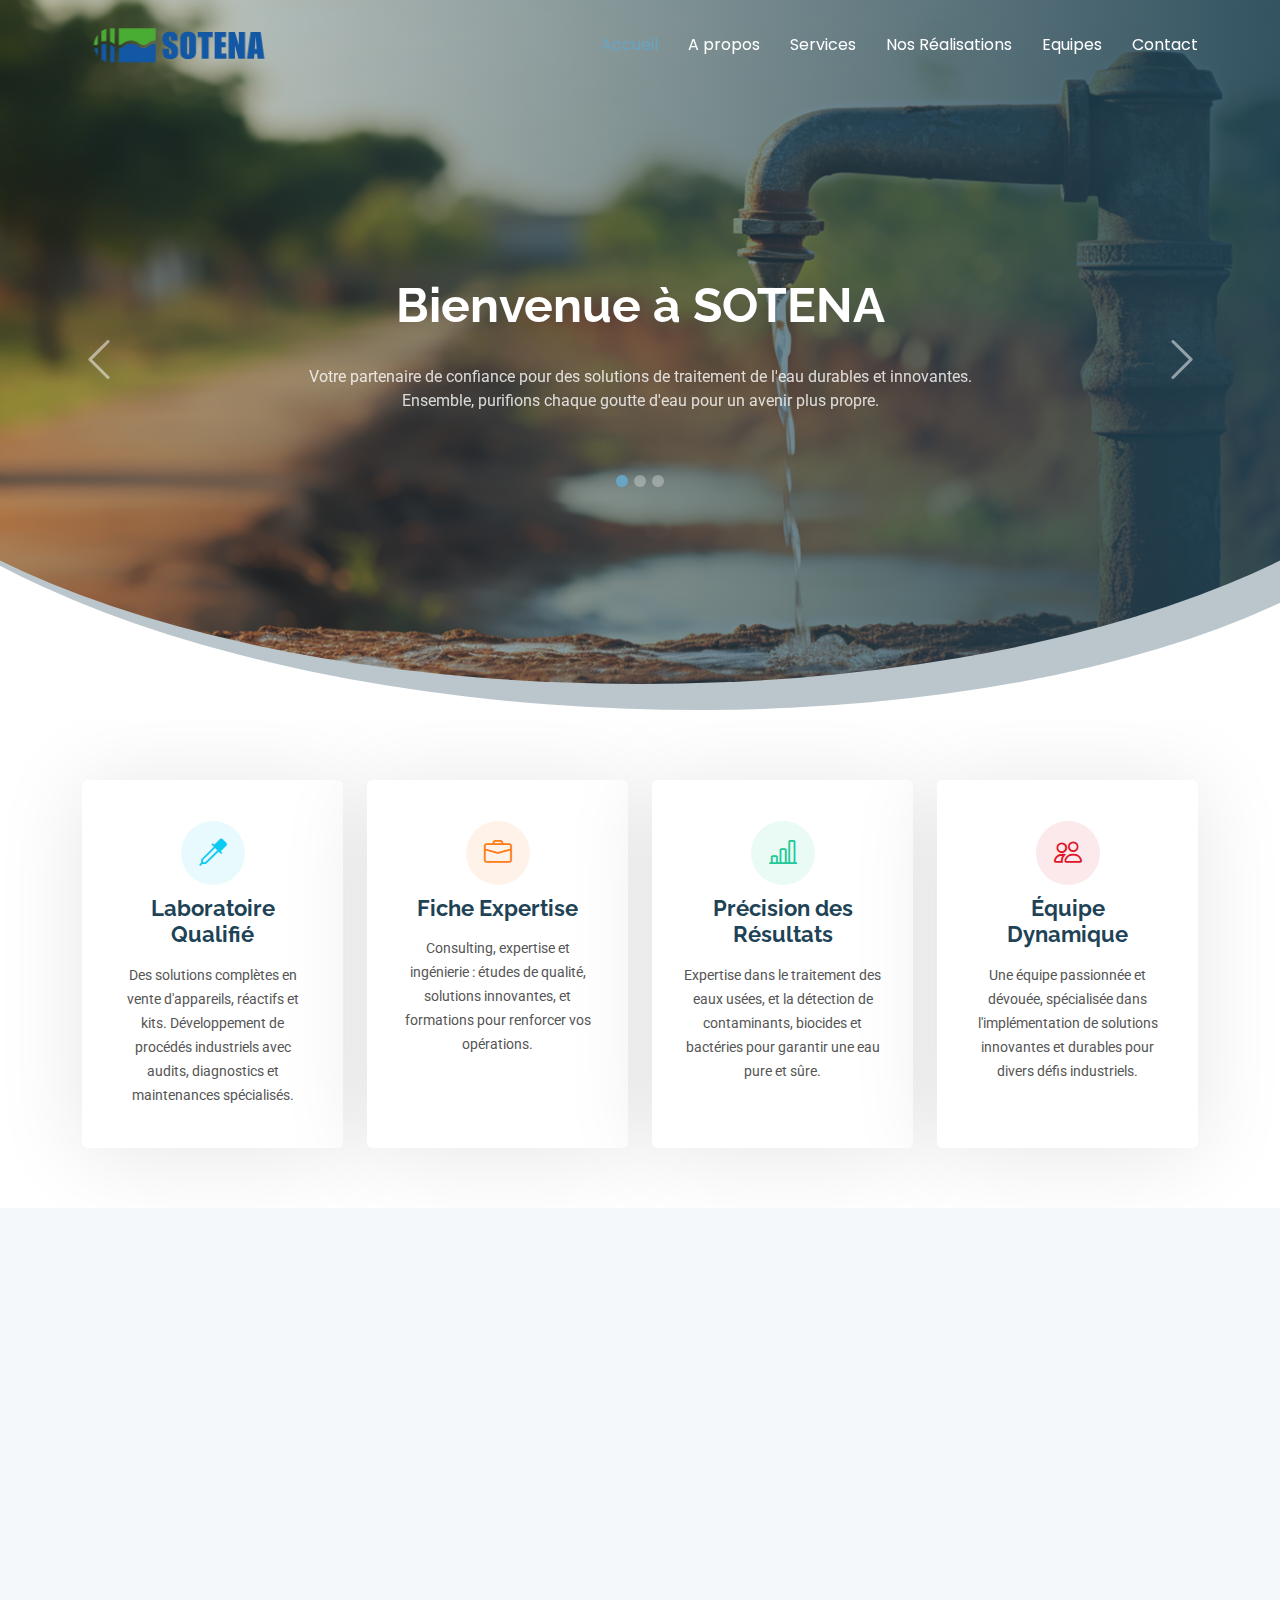
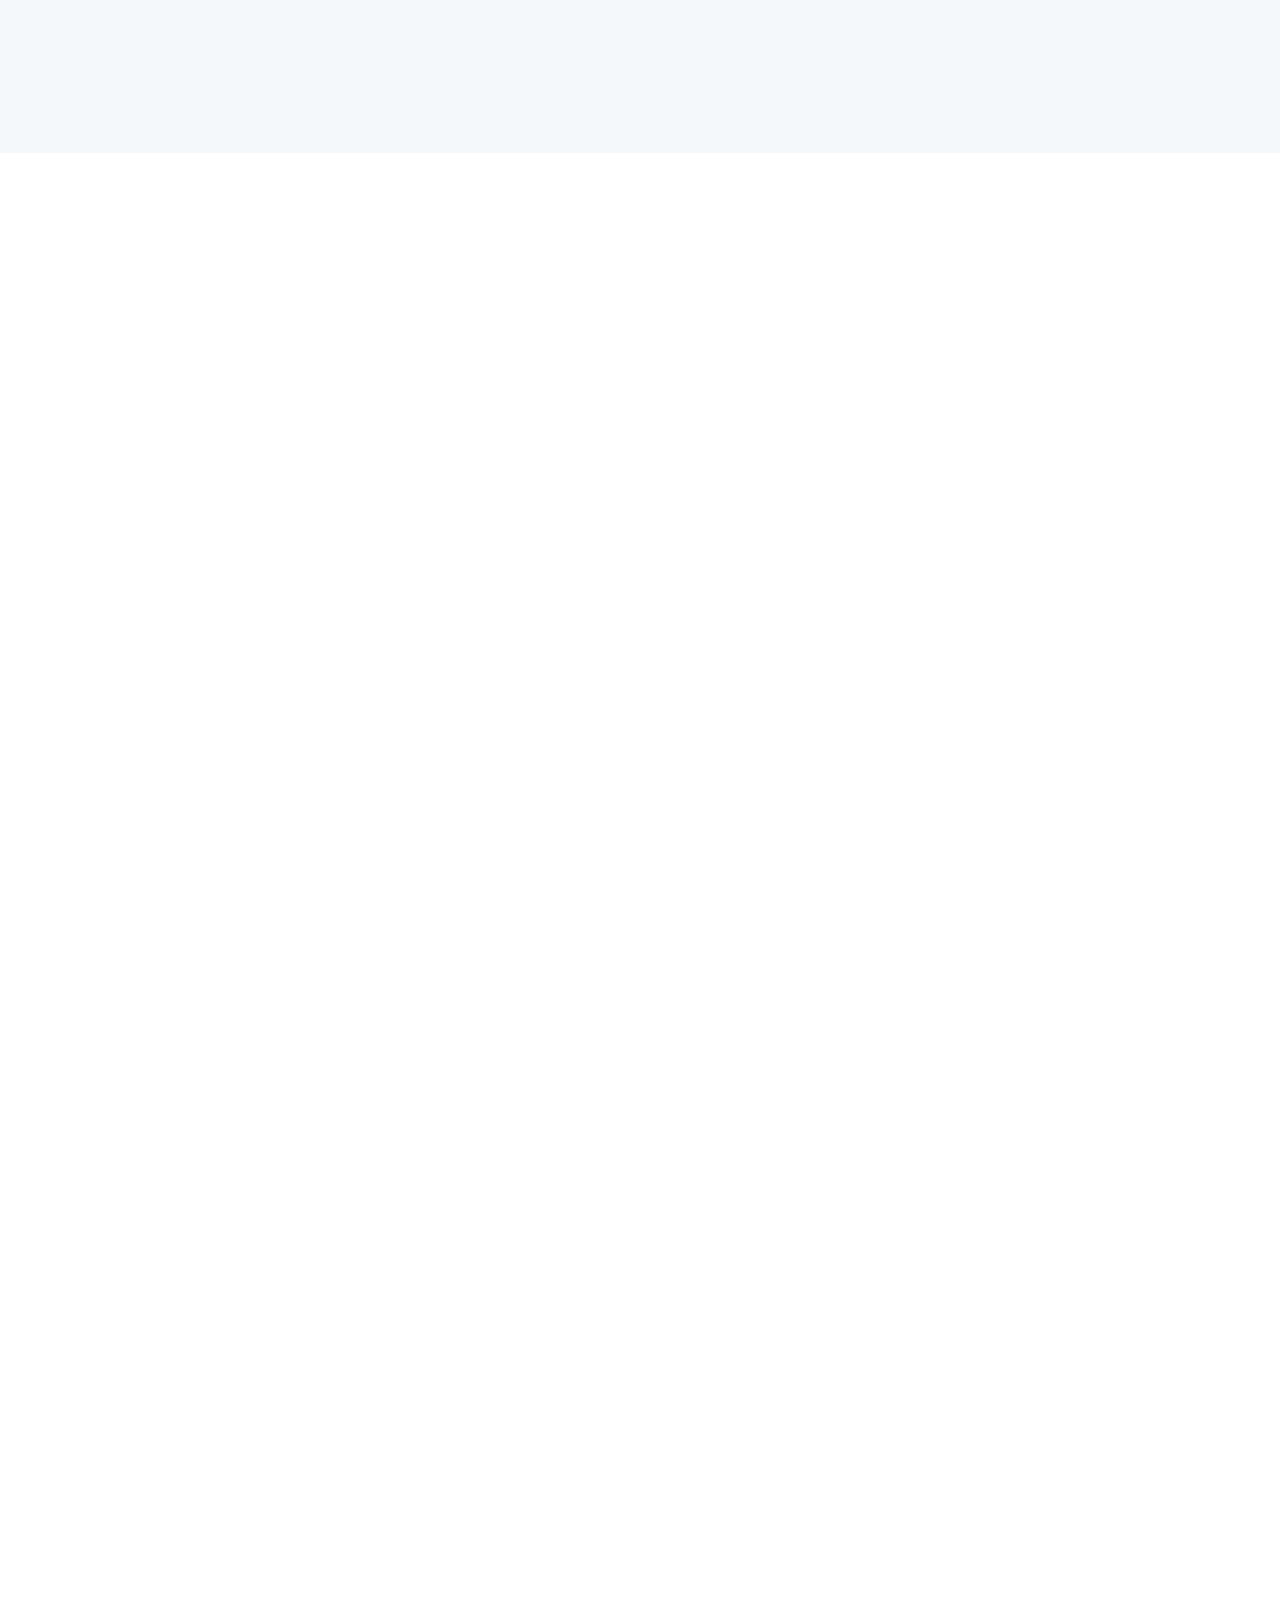
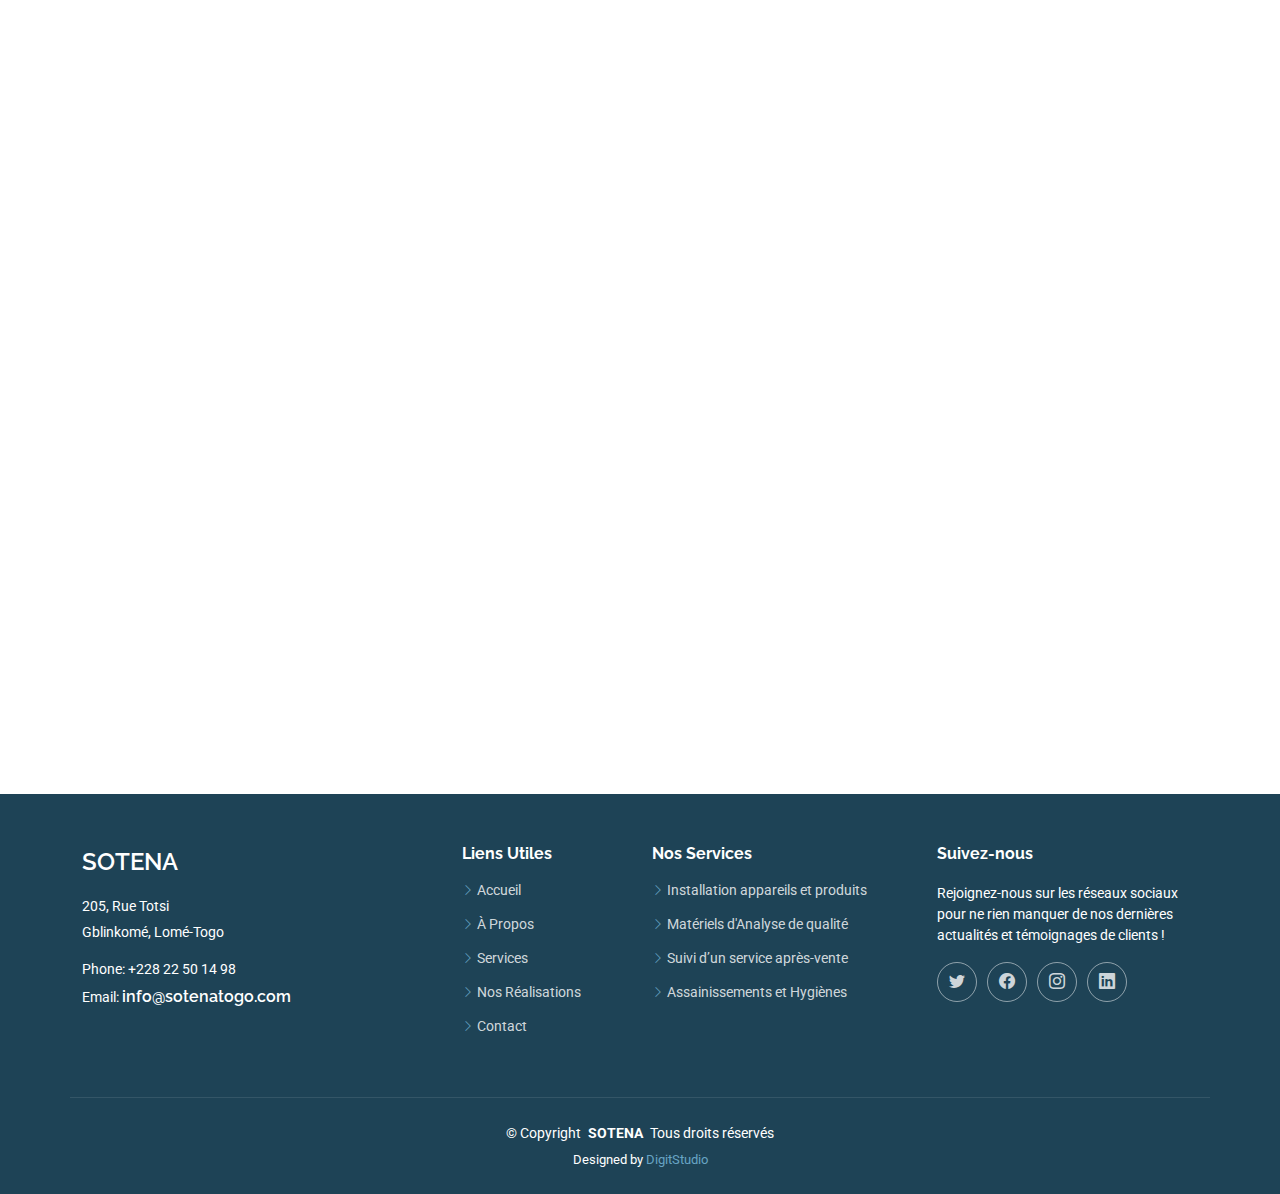
<file: index.html>
<!DOCTYPE html>
<html lang="en">

<head>
  <meta charset="utf-8">
  <meta content="width=device-width, initial-scale=1.0" name="viewport">
  <title>SOTENA / Accueil</title>
  <meta name="description" content="">
  <meta name="keywords" content="">

  <!-- Favicons -->
  <link href="assets/img/SOTENA.png" rel="icon">
  <link href="assets/img/apple-touch-icon.png" rel="apple-touch-icon">

  <!-- Fonts -->
  <link href="https://fonts.googleapis.com" rel="preconnect">
  <link href="https://fonts.gstatic.com" rel="preconnect" crossorigin>
  <link href="https://fonts.googleapis.com/css2?family=Roboto:ital,wght@0,100;0,300;0,400;0,500;0,700;0,900;1,100;1,300;1,400;1,500;1,700;1,900&family=Poppins:ital,wght@0,100;0,200;0,300;0,400;0,500;0,600;0,700;0,800;0,900;1,100;1,200;1,300;1,400;1,500;1,600;1,700;1,800;1,900&family=Raleway:ital,wght@0,100;0,200;0,300;0,400;0,500;0,600;0,700;0,800;0,900;1,100;1,200;1,300;1,400;1,500;1,600;1,700;1,800;1,900&display=swap" rel="stylesheet">

  <!-- Vendor CSS Files -->
  <link href="assets/vendor/bootstrap/css/bootstrap.min.css" rel="stylesheet">
  <link href="assets/vendor/bootstrap-icons/bootstrap-icons.css" rel="stylesheet">
  <link href="assets/vendor/aos/aos.css" rel="stylesheet">
  <link href="assets/vendor/glightbox/css/glightbox.min.css" rel="stylesheet">
  <link href="assets/vendor/swiper/swiper-bundle.min.css" rel="stylesheet">

  <!-- Main CSS File -->
  <link href="assets/css/main.css" rel="stylesheet">

  <style>
    .header {
      background-color: transparent; /* Couleur de fond par défaut */
      transition: background-color 0.3s ease, color 0.3s ease; /* Transition douce pour les changements de style */
    }
    
    .header a {
      color: #FFFFFF; /* Couleur par défaut du texte */
      transition: color 0.3s ease; /* Transition douce pour les changements de couleur */
    }
    
    /* Styles pour le header lorsqu'il est scrollé */
    .scrolled .header {
      background-color: var(--background-color); /* Couleur de fond définie lors du défilement */
    }
    
    .scrolled .header a {
      color: #1e4356; /* Couleur du texte lors du défilement */
    }
  </style>

  <!-- =======================================================
  * Template Name: Moderna
  * Template URL: https://bootstrapmade.com/free-bootstrap-template-corporate-moderna/
  * Updated: Aug 07 2024 with Bootstrap v5.3.3
  * Author: BootstrapMade.com
  * License: https://bootstrapmade.com/license/
  ======================================================== -->
</head>

<body class="index-page">

  <header id="header" class="header d-flex align-items-center fixed-top">
    <div class="container-fluid container-xl position-relative d-flex align-items-center justify-content-between">

      <a href="index.html" class="logo d-flex align-items-center">
        <!-- Uncomment the line below if you also wish to use an image logo -->
         <img src="assets/img/SOTENA2.png" alt=""> 
        <!--<h1 class="sitename">Moderna</h1> -->
      </a>

      <nav id="navmenu" class="navmenu" >
        <ul>
          <li><a href="index.html" class="active">Accueil</a></li>
          <li><a href="about.html" >A propos</a></li>
          <li><a href="services.html">Services</a></li>
          <li><a href="portfolio.html">Nos Réalisations</a></li>
          <li><a href="team.html">Equipes</a></li>
          <!--<li><a href="blog.html">Blog</a></li> -->
          <!--<li class="dropdown"><a href="#"><span>Dropdown</span> <i class="bi bi-chevron-down toggle-dropdown"></i></a>
            <ul>
              <li><a href="#">Dropdown 1</a></li>
              <li class="dropdown"><a href="#"><span>Deep Dropdown</span> <i class="bi bi-chevron-down toggle-dropdown"></i></a>
                <ul>
                  <li><a href="#">Deep Dropdown 1</a></li>
                  <li><a href="#">Deep Dropdown 2</a></li>
                  <li><a href="#">Deep Dropdown 3</a></li>
                  <li><a href="#">Deep Dropdown 4</a></li>
                  <li><a href="#">Deep Dropdown 5</a></li>
                </ul>
              </li>
              <li><a href="#">Dropdown 2</a></li>
              <li><a href="#">Dropdown 3</a></li>
              <li><a href="#">Dropdown 4</a></li>
            </ul>
          </li> -->
          <li><a href="contact.html">Contact</a></li>
        </ul>
        <i class="mobile-nav-toggle d-xl-none bi bi-list"></i>
      </nav>

    </div>
  </header>

  <main class="main">

    <!-- Hero Section -->
    <section id="hero" class="hero section dark-background">

      <!-- <img src="assets/img/hero-bg.jpg" alt="" data-aos="fade-in"> -->

      <div id="hero-carousel" class="carousel carousel-fade" data-bs-ride="carousel" data-bs-interval="5000">

        <div class="container position-relative">

          <div class="carousel-item active">
            <div class="carousel-container">
              <h2>Bienvenue à SOTENA</h2>
              <p>Votre partenaire de confiance pour des solutions de traitement de l'eau durables et innovantes. Ensemble, purifions chaque goutte d'eau pour un avenir plus propre.</p>
              <!--<a href="#about" class="btn-get-started">Read More</a> -->
            </div>
          </div><!-- End Carousel Item -->

          <div class="carousel-item">
            <div class="carousel-container">
              <h2>Transformons l'eau, transformons l'avenir</h2>
              <p>Découvrez nos technologies avancées et notre engagement envers des pratiques respectueuses de l'environnement. Rejoignez-nous pour un monde où l'eau pure est accessible à tous.</p>
              <!--<a href="#about" class="btn-get-started">Read More</a> -->
            </div>
          </div><!-- End Carousel Item -->

          <div class="carousel-item">
            <div class="carousel-container">
              <h2>Des solutions sur mesure pour chaque besoin</h2>
              <p>De la purification de l'eau domestique au traitement des eaux industrielles, nous fournissons des solutions adaptées à chaque défi. SOTENA, votre expert en qualité de l'eau.</p>
              <!--<a href="#about" class="btn-get-started">Read More</a> -->
            </div>
          </div><!-- End Carousel Item -->

          <a class="carousel-control-prev" href="#hero-carousel" role="button" data-bs-slide="prev">
            <span class="carousel-control-prev-icon bi bi-chevron-left" aria-hidden="true"></span>
          </a>

          <a class="carousel-control-next" href="#hero-carousel" role="button" data-bs-slide="next">
            <span class="carousel-control-next-icon bi bi-chevron-right" aria-hidden="true"></span>
          </a>

          <ol class="carousel-indicators"></ol>

        </div>

      </div>

    </section><!-- /Hero Section -->
    

        <!-- Featured Services Section -->
    <section id="featured-services" class="featured-services section">

      <div class="container">

        <div class="row gy-4">

          <!-- Service Item 1 -->
          <div class="col-lg-3 col-md-6" data-aos="fade-up" data-aos-delay="100">
            <div class="service-item item-cyan position-relative">
              <div class="icon">
                <i class="bi bi-eyedropper"></i> <!-- Icône mise à jour pour représenter un laboratoire -->
              </div>
               <!--<a href="service-details.html" class="stretched-link">-->
                <h3>Laboratoire Qualifié</h3>
              </a>
              <p>Des solutions complètes en vente d'appareils, réactifs et kits. Développement de procédés industriels avec audits, diagnostics et maintenances spécialisés.</p>
            </div>
          </div><!-- End Service Item -->

          <!-- Service Item 2 -->
          <div class="col-lg-3 col-md-6" data-aos="fade-up" data-aos-delay="200">
            <div class="service-item item-orange position-relative">
              <div class="icon">
                <i class="bi bi-briefcase"></i> <!-- Icône mise à jour pour représenter le consulting et l'expertise -->
              </div>
               <!--<a href="service-details.html" class="stretched-link">-->
                <h3>Fiche Expertise</h3>
              </a>
              <p>Consulting, expertise et ingénierie : études de qualité, solutions innovantes, et formations pour renforcer vos opérations.</p>
            </div>
          </div><!-- End Service Item -->

          <!-- Service Item 3 -->
          <div class="col-lg-3 col-md-6" data-aos="fade-up" data-aos-delay="300">
            <div class="service-item item-teal position-relative">
              <div class="icon">
                <i class="bi bi-bar-chart-line"></i> <!-- Icône mise à jour pour représenter la précision et l'analyse des résultats -->
              </div>
               <!--<a href="service-details.html" class="stretched-link">-->
                <h3>Précision des Résultats</h3>
              </a>
              <p>Expertise dans le traitement des eaux usées, et la détection de contaminants, biocides et bactéries pour garantir une eau pure et sûre.</p>
            </div>
          </div><!-- End Service Item -->

          <!-- Service Item 4 -->
          <div class="col-lg-3 col-md-6" data-aos="fade-up" data-aos-delay="400">
            <div class="service-item item-red position-relative">
              <div class="icon">
                <i class="bi bi-people"></i> <!-- Icône mise à jour pour représenter une équipe dynamique -->
              </div>
              <!--<a href="service-details.html" class="stretched-link"> -->
                <h3>Équipe Dynamique</h3>
              </a>
              <p>Une équipe passionnée et dévouée, spécialisée dans l'implémentation de solutions innovantes et durables pour divers défis industriels.</p>
            </div>
          </div><!-- End Service Item -->

        </div>

      </div>

    </section><!-- /Featured Services Section -->


        <!-- About Section -->
    <section id="about" class="about section light-background">

      <div class="container">

        <div class="row gy-4">
          <div class="col-lg-6 position-relative align-self-start" data-aos="fade-up" data-aos-delay="100">
            <img src="assets/img/optimal.jpg" class="img-fluid" alt="SOTENA - Solutions de traitement d'eau">
            <a href="https://www.youtube.com/watch?v=Y7f98aduVJ8" class="glightbox pulsating-play-btn">
            </a>
          </div>
          <div class="col-lg-6 content" data-aos="fade-up" data-aos-delay="200">
            <h3>Engagés pour une eau pure et un avenir durable</h3>
            <p class="fst-italic">
              Chez SOTENA, nous croyons en l'importance de l'eau pure et accessible pour tous. Nous offrons des solutions innovantes de traitement de l'eau adaptées aux besoins de nos clients.
            </p>
            <ul>
              <li><i class="bi bi-check2-all"></i> <span>Des technologies avancées pour un traitement efficace et écologique de l'eau.</span></li>
              <li><i class="bi bi-check2-all"></i> <span>Des solutions sur mesure pour répondre aux défis uniques de chaque client.</span></li>
              <li><i class="bi bi-check2-all"></i> <span>Un engagement fort envers la protection de l'environnement et la préservation des ressources en eau.</span></li>
            </ul>
            <p>
              Nous collaborons avec vous pour créer un monde où l'eau est pure et durable. Découvrez comment nos services peuvent faire une différence pour votre communauté et votre entreprise.
            </p>
          </div>
        </div>

      </div>

    </section><!-- /About Section -->


        <!-- Features Section -->
    <section id="features" class="features section">

      <!-- Section Title -->
      <div class="container section-title" data-aos="fade-up">
        <h2>Nos Atouts</h2>
        <p>Découvrez pourquoi nos solutions de traitement de l'eau se distinguent par leur efficacité et leur innovation.</p>
      </div><!-- End Section Title -->

      <div class="container">

        <div class="row gy-4 align-items-center features-item">
          <div class="col-md-5 d-flex align-items-center" data-aos="zoom-out" data-aos-delay="100">
            <img src="assets/img/machi1.jpg" class="img-fluid" alt="Technologie de pointe">
          </div>
          <div class="col-md-7" data-aos="fade-up" data-aos-delay="100">
            <h3>Technologie de pointe pour un traitement optimal</h3>
            <p class="fst-italic">
              Nos systèmes utilisent les dernières avancées technologiques pour garantir une purification de l'eau efficace et respectueuse de l'environnement.
            </p>
            <ul>
              <li><i class="bi bi-check"></i><span> Utilisation de membranes de filtration de haute qualité pour éliminer les impuretés.</span></li>
              <li><i class="bi bi-check"></i> <span> Technologies brevetées pour un meilleur rendement énergétique.</span></li>
              <li><i class="bi bi-check"></i> <span> Systèmes de traitement entièrement automatisés pour une maintenance simplifiée.</span></li>
            </ul>
          </div>
        </div><!-- Features Item -->

        <div class="row gy-4 align-items-center features-item">
          <div class="col-md-5 order-1 order-md-2 d-flex align-items-center" data-aos="zoom-out" data-aos-delay="200">
            <img src="assets/img/solution.webp" class="img-fluid" alt="Solutions personnalisées">
          </div>
          <div class="col-md-7 order-2 order-md-1" data-aos="fade-up" data-aos-delay="200">
            <h3>Solutions personnalisées adaptées à vos besoins</h3>
            <p class="fst-italic">
              Nous analysons vos besoins spécifiques pour concevoir des solutions sur mesure qui s'intègrent parfaitement à votre environnement.
            </p>
            <p>
              Que vous soyez une entreprise industrielle ou une municipalité, nous adaptons nos systèmes pour maximiser l'efficacité et minimiser les coûts.
            </p>
          </div>
        </div><!-- Features Item -->

        <div class="row gy-4 align-items-center features-item">
          <div class="col-md-5 d-flex align-items-center" data-aos="zoom-out">
            <img src="assets/img/6528425.jpg" class="img-fluid" alt="Impact environnemental minimal">
          </div>
          <div class="col-md-7" data-aos="fade-up">
            <h3>Un impact environnemental minimal</h3>
            <p>Nous nous engageons à protéger l'environnement en utilisant des matériaux durables et des procédés écologiques pour toutes nos solutions.</p>
            <ul>
              <li><i class="bi bi-check"></i> <span> Réduction de l'empreinte carbone grâce à des technologies à faible consommation d'énergie.</span></li>
              <li><i class="bi bi-check"></i><span> Utilisation de produits chimiques non toxiques dans nos traitements.</span></li>
              <li><i class="bi bi-check"></i> <span> Recyclage de l'eau et réduction des déchets.</span></li>
            </ul>
          </div>
        </div><!-- Features Item -->

        <div class="row gy-4 align-items-center features-item">
          <div class="col-md-5 order-1 order-md-2 d-flex align-items-center" data-aos="zoom-out">
            <img src="assets/img/maintenance.jpg" class="img-fluid" alt="Support et maintenance">
          </div>
          <div class="col-md-7 order-2 order-md-1" data-aos="fade-up">
            <h3>Support et maintenance réactifs</h3>
            <p class="fst-italic">
              Notre équipe d'experts est toujours prête à vous assister avec un support technique rapide et efficace.
            </p>
            <p>
              Nous offrons des services de maintenance préventive et curative pour assurer un fonctionnement optimal de vos équipements de traitement d'eau.
            </p>
          </div>
        </div><!-- Features Item -->

      </div>

    </section><!-- /Features Section -->


  </main>

  <footer id="footer" class="footer dark-background">


    <div class="container footer-top">
      <div class="row gy-4">
        <div class="col-lg-4 col-md-6 footer-about">
          <a href="index.html" class="d-flex align-items-center">

            

            <span class="sitename">SOTENA</span>
          </a>
          <div class="footer-contact pt-3">
            <p>205, Rue Totsi</p>
            <p>Gblinkomé, Lomé-Togo</p>
            <p class="mt-3">Phone: <span>+228 22 50 14 98</span></p>
            <p>Email: <a href="mailto:info@sotenatogo.com" class="fs-6 ">info@sotenatogo.com</a></p>
          </div>
        </div>

        <div class="col-lg-2 col-md-3 footer-links">
          <h4>Liens Utiles</h4>
          <ul>
            <li><i class="bi bi-chevron-right"></i> <a href="index.html">Accueil</a></li>
            <li><i class="bi bi-chevron-right"></i> <a href="about.html">À Propos</a></li>
            <li><i class="bi bi-chevron-right"></i> <a href="services.html">Services</a></li>
            <li><i class="bi bi-chevron-right"></i> <a href="portfolio.html">Nos Réalisations</a></li>
            <li><i class="bi bi-chevron-right"></i> <a href="contact.html">Contact</a></li>
          </ul>
        </div>

        <div class="col-lg-3 col-md-4 footer-links">
          <h4>Nos Services</h4>
          <ul>
            <li><i class="bi bi-chevron-right"></i> <a href="services.html">Installation appareils et produits</a></li>
            <li><i class="bi bi-chevron-right"></i> <a href="services.html">Matériels d'Analyse de qualité</a></li>
            <li><i class="bi bi-chevron-right"></i> <a href="services.html">Suivi d’un service après-vente</a></li>
            <li><i class="bi bi-chevron-right"></i> <a href="services.html">Assainissements et Hygiènes</a></li>
          </ul>
        </div>

        <div class="col-lg-3 col-md-12">
          <h4>Suivez-nous</h4>
          <p>Rejoignez-nous sur les réseaux sociaux pour ne rien manquer de nos dernières actualités et témoignages de clients !</p>
          <div class="social-links d-flex">
            <a href="" target="_blank"><i class="bi bi-twitter"></i></a>
            <a href="" target="_blank"><i class="bi bi-facebook"></i></a>
            <a href="" target="_blank"><i class="bi bi-instagram"></i></a>
            <a href="" target="_blank"><i class="bi bi-linkedin"></i></a>
          </div>
        </div>

      </div>
    </div>

    <div class="container copyright text-center mt-4">
      <p>© <span>Copyright</span> <strong class="px-1 sitename">SOTENA</strong> <span>Tous droits réservés</span></p>
      <div class="credits">
        <!-- All the links in the footer should remain intact. -->
        <!-- You can delete the links only if you've purchased the pro version. -->
        <!-- Licensing information: https://bootstrapmade.com/license/ -->
        <!-- Purchase the pro version with working PHP/AJAX contact form: [buy-url] -->
        Designed by <a href="https://digitstudio.tg/">DigitStudio</a>
      </div>
    </div>

  </footer>

  <!-- Scroll Top -->
  <a href="#" id="scroll-top" class="scroll-top d-flex align-items-center justify-content-center"><i class="bi bi-arrow-up-short"></i></a>

  <!-- Preloader -->
  <div id="preloader"></div>

  <!-- Vendor JS Files -->
  <script src="assets/vendor/bootstrap/js/bootstrap.bundle.min.js"></script>
  <script src="assets/vendor/php-email-form/validate.js"></script>
  <script src="assets/vendor/aos/aos.js"></script>
  <script src="assets/vendor/glightbox/js/glightbox.min.js"></script>
  <script src="assets/vendor/purecounter/purecounter_vanilla.js"></script>
  <script src="assets/vendor/swiper/swiper-bundle.min.js"></script>
  <script src="assets/vendor/waypoints/noframework.waypoints.js"></script>
  <script src="assets/vendor/imagesloaded/imagesloaded.pkgd.min.js"></script>
  <script src="assets/vendor/isotope-layout/isotope.pkgd.min.js"></script>

  <!-- Main JS File -->
  <script src="assets/js/main.js"></script>

</body>

</html>
</file>
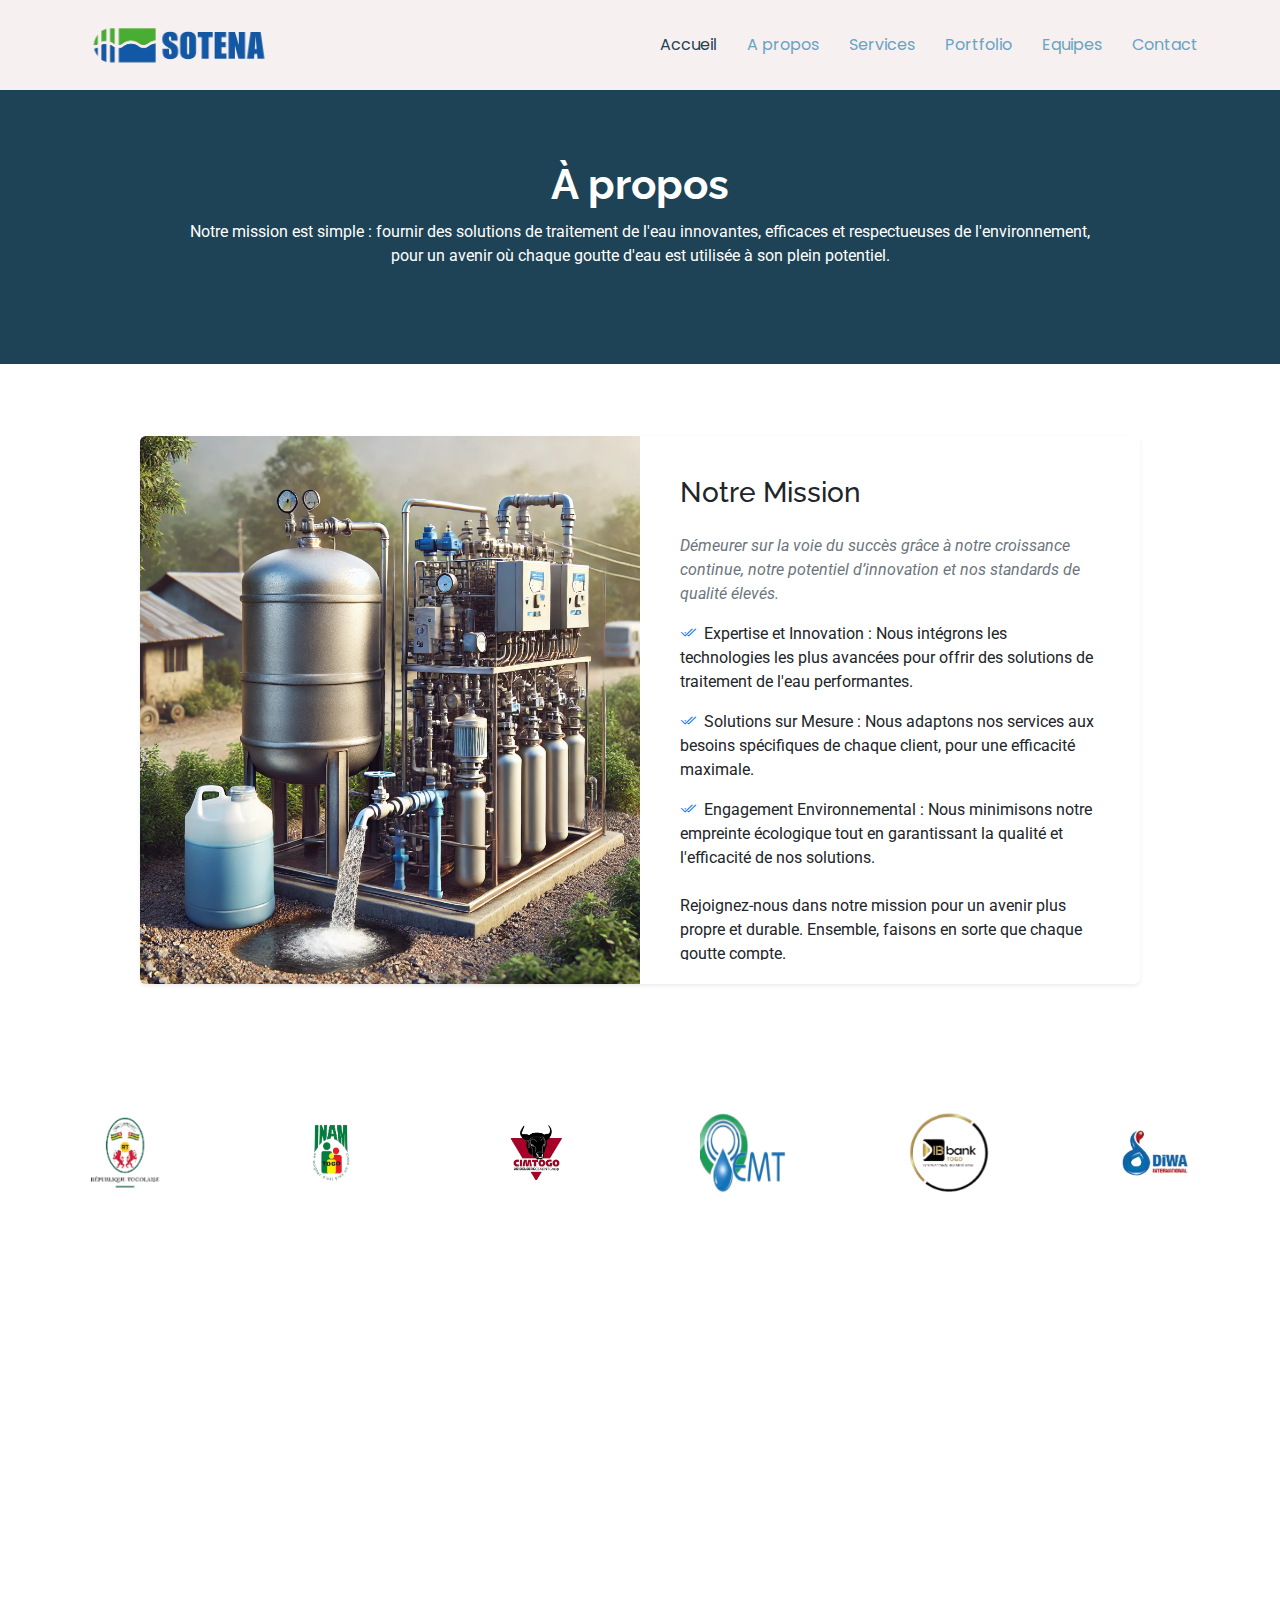
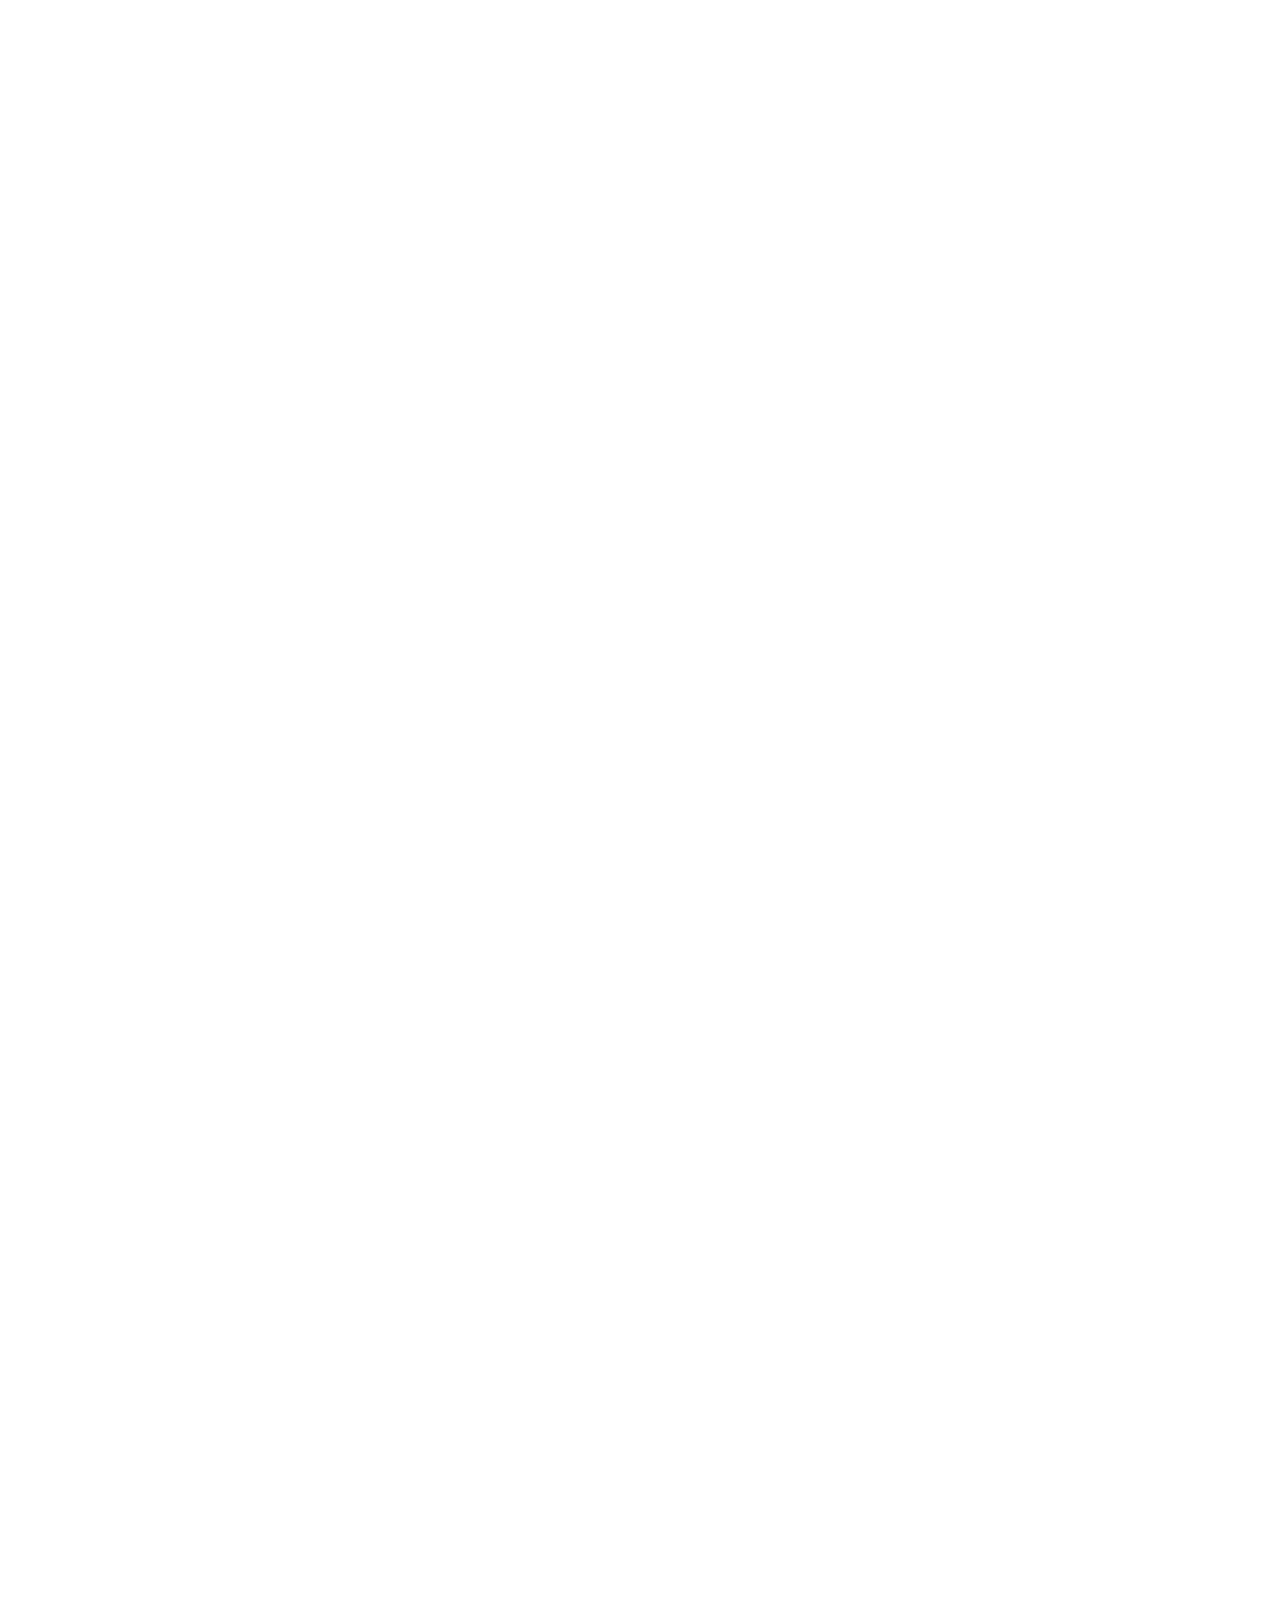
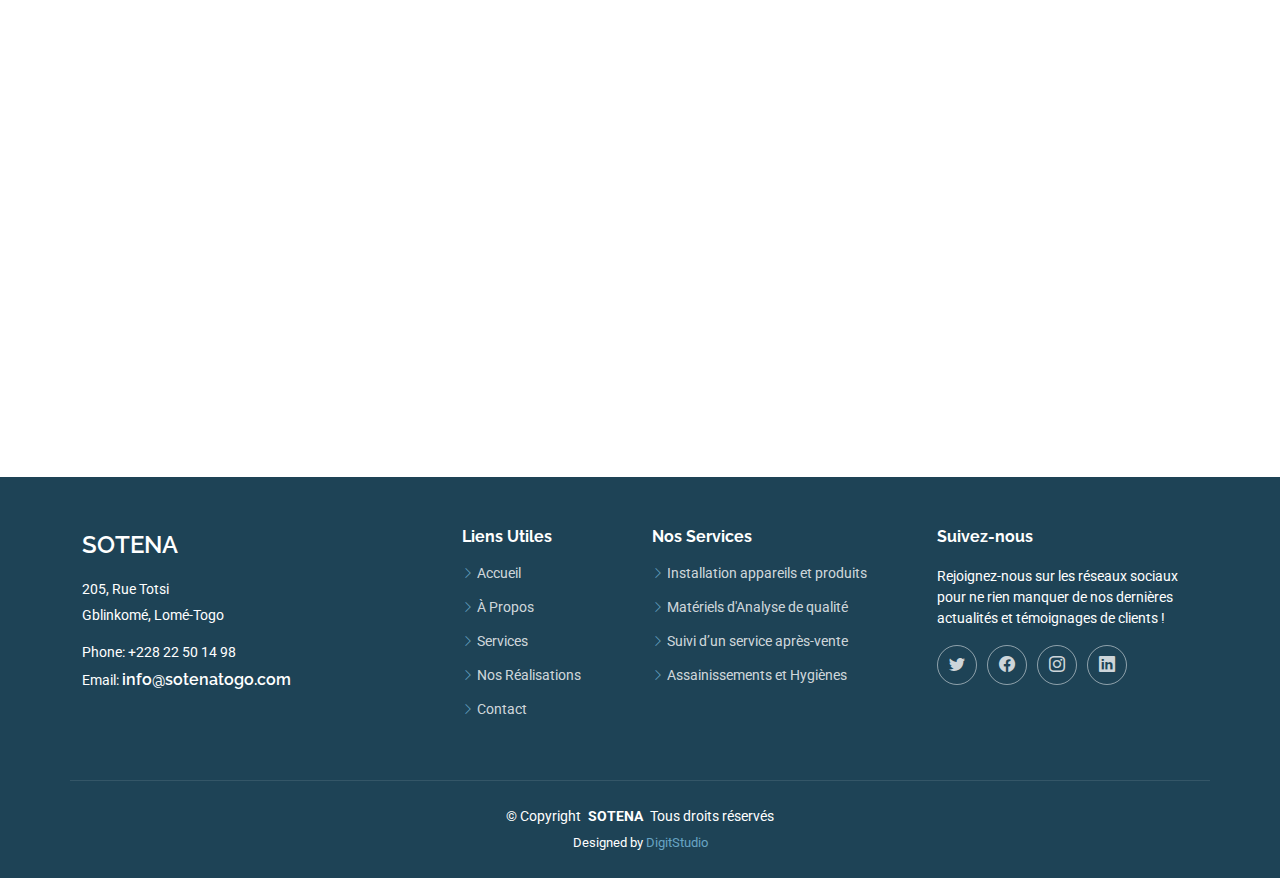
<file: about.html>
<!DOCTYPE html>
<html lang="en">

<head>
  <meta charset="utf-8">
  <meta content="width=device-width, initial-scale=1.0" name="viewport">
  <title>SOTENA / A propos</title>
  <meta name="description" content="">
  <meta name="keywords" content="">

  <!-- Favicons -->
  <link href="assets/img/SOTENA.png" rel="icon">
  <link href="assets/img/apple-touch-icon.png" rel="apple-touch-icon">

  <!-- Fonts -->
  <link href="https://fonts.googleapis.com" rel="preconnect">
  <link href="https://fonts.gstatic.com" rel="preconnect" crossorigin>
  <link href="https://fonts.googleapis.com/css2?family=Roboto:ital,wght@0,100;0,300;0,400;0,500;0,700;0,900;1,100;1,300;1,400;1,500;1,700;1,900&family=Poppins:ital,wght@0,100;0,200;0,300;0,400;0,500;0,600;0,700;0,800;0,900;1,100;1,200;1,300;1,400;1,500;1,600;1,700;1,800;1,900&family=Raleway:ital,wght@0,100;0,200;0,300;0,400;0,500;0,600;0,700;0,800;0,900;1,100;1,200;1,300;1,400;1,500;1,600;1,700;1,800;1,900&display=swap" rel="stylesheet">

  <!-- Vendor CSS Files -->
  <link href="assets/vendor/bootstrap/css/bootstrap.min.css" rel="stylesheet">
  <link href="assets/vendor/bootstrap-icons/bootstrap-icons.css" rel="stylesheet">
  <link href="assets/vendor/aos/aos.css" rel="stylesheet">
  <link href="assets/vendor/glightbox/css/glightbox.min.css" rel="stylesheet">
  <link href="assets/vendor/swiper/swiper-bundle.min.css" rel="stylesheet">

  <!-- Main CSS File -->
  <link href="assets/css/main.css" rel="stylesheet">

  <style>
    .custom-card {
      max-width: 1000px; /* Ajustez la largeur selon vos besoins */
      margin:  auto; /* Centre la carte horizontalement */
    }
    .custom-card .card-body {
      max-height: 500px; /* Ajustez la hauteur maximale */
      overflow-y: auto; /* Ajoute une barre de défilement verticale si nécessaire */
    }
    
  </style>
  

  <!-- =======================================================
  * Template Name: Moderna
  * Template URL: https://bootstrapmade.com/free-bootstrap-template-corporate-moderna/
  * Updated: Aug 07 2024 with Bootstrap v5.3.3
  * Author: BootstrapMade.com
  * License: https://bootstrapmade.com/license/
  ======================================================== -->
</head>

<body class="about-page">

  <header id="header" class="header d-flex align-items-center fixed-top" style="background-color: #f7f0f0;">
    <div class="container-fluid container-xl position-relative d-flex align-items-center justify-content-between">

      <a href="index.html" class="logo d-flex align-items-center">
        <!-- Uncomment the line below if you also wish to use an image logo -->
         <img src="assets/img/SOTENA2.png" alt=""> 
        <!--<h1 class="sitename">Moderna</h1> -->
      </a>

      <nav id="navmenu" class="navmenu" >
        <ul class="cl">
          <li><a href="index.html" style="color:#1e4356">Accueil</a></li>
          <li><a href="about.html"  class="active">A propos</a></li>
          <li><a href="services.html">Services</a></li>
          <li><a href="portfolio.html">Portfolio</a></li>
          <li><a href="team.html">Equipes</a></li>
          <!--<li><a href="blog.html">Blog</a></li>-->
          <!--<li class="dropdown"><a href="#"><span>Dropdown</span> <i class="bi bi-chevron-down toggle-dropdown"></i></a>
            <ul>
              <li><a href="#">Dropdown 1</a></li>
              <li class="dropdown"><a href="#"><span>Deep Dropdown</span> <i class="bi bi-chevron-down toggle-dropdown"></i></a>
                <ul>
                  <li><a href="#">Deep Dropdown 1</a></li>
                  <li><a href="#">Deep Dropdown 2</a></li>
                  <li><a href="#">Deep Dropdown 3</a></li>
                  <li><a href="#">Deep Dropdown 4</a></li>
                  <li><a href="#">Deep Dropdown 5</a></li>
                </ul>
              </li>
              <li><a href="#">Dropdown 2</a></li>
              <li><a href="#">Dropdown 3</a></li>
              <li><a href="#">Dropdown 4</a></li>
            </ul>
          </li> -->
          <li><a href="contact.html">Contact</a></li>
        </ul>
        <i class="mobile-nav-toggle d-xl-none bi bi-list"></i>
      </nav>

    </div>
  </header>

  <main class="main">

        <!-- Page Title -->
    <div class="page-title dark-background">
      <div class="container position-relative">
        <h1>À propos</h1>
        <p>Notre mission est simple : fournir des solutions de traitement de l'eau innovantes, efficaces et respectueuses de l'environnement, <br> pour un avenir où chaque goutte d'eau est utilisée à son plein potentiel.</p>
        <!--<nav class="breadcrumbs">
          <ol>
            <li><a href="index.html">Accueil</a></li>
            <li class="current">A propos</li>
          </ol>
        </nav>-->
      </div>
    </div><!-- End Page Title -->


    <!-- /About Section -->
    <section id="about" class="about section py-5">
      <div class="container">
        <div class="row gy-4">
          <!-- Card with Image and Text -->
          <div class="col-lg-12 d-flex flex-column flex-lg-row align-items-stretch" data-aos="fade-up" data-aos-delay="100">
            <div class="card shadow-sm border-0 w-100 mt-4 custom-card">
              <div class="row g-0">
                <!-- Image Section -->
                <div class="col-lg-6 position-relative">
                  <img src="assets/img/mission.webp" class="img-fluid rounded-start h-100" style="object-fit: cover; width: 100%;" alt="Image à propos">
                </div>
                <!-- Text Section -->
                <div class="col-lg-6 d-flex flex-column justify-content-center p-4">
                  <div class="card-body">
                    <h3 class="card-title mb-4 text-dark">Notre Mission</h3>
                    <p class="card-text fst-italic text-secondary">
                      Démeurer sur la voie du succès grâce à notre croissance continue, notre potentiel d’innovation et nos standards de qualité élevés.
                    </p>
                    <ul class="list-unstyled mb-4">
                      <li class="mb-3"><i class="bi bi-check2-all text-primary me-2"></i>Expertise et Innovation : Nous intégrons les technologies les plus avancées pour offrir des solutions de traitement de l'eau performantes.</li>
                      <li class="mb-3"><i class="bi bi-check2-all text-primary me-2"></i>Solutions sur Mesure : Nous adaptons nos services aux besoins spécifiques de chaque client, pour une efficacité maximale.</li>
                      <li class="mb-3"><i class="bi bi-check2-all text-primary me-2"></i>Engagement Environnemental : Nous minimisons notre empreinte écologique tout en garantissant la qualité et l'efficacité de nos solutions.</li>
                    </ul>
                    <p class="card-text text-dark">
                      Rejoignez-nous dans notre mission pour un avenir plus propre et durable. Ensemble, faisons en sorte que chaque goutte compte.
                    </p>
                  </div>
                </div>
              </div>
            </div>
          </div><!-- End Card -->
        </div>
      </div>
    </section><!-- /About Section -->
    
    
    



    <!-- Stats Section 
    <section id="stats" class="stats section light-background">

      <div class="container" data-aos="fade-up" data-aos-delay="100">

        <div class="row gy-4">

          <div class="col-lg-3 col-md-6">
            <div class="stats-item text-center w-100 h-100">
              <span data-purecounter-start="0" data-purecounter-end="232" data-purecounter-duration="1" class="purecounter"></span>
              <p>Clients</p>
            </div> 
          </div>

          <div class="col-lg-3 col-md-6">
            <div class="stats-item text-center w-100 h-100">
              <span data-purecounter-start="0" data-purecounter-end="521" data-purecounter-duration="1" class="purecounter"></span>
              <p>Projects</p>
            </div>
          </div>

          <div class="col-lg-3 col-md-6">
            <div class="stats-item text-center w-100 h-100">
              <span data-purecounter-start="0" data-purecounter-end="1453" data-purecounter-duration="1" class="purecounter"></span>
              <p>Hours Of Support</p>
            </div>
          </div>

          <div class="col-lg-3 col-md-6">
            <div class="stats-item text-center w-100 h-100">
              <span data-purecounter-start="0" data-purecounter-end="32" data-purecounter-duration="1" class="purecounter"></span>
              <p>Workers</p>
            </div>
          </div>

        </div>

      </div>

    </section>-->

    <!-- Clients Section -->
    <section id="clients" class="clients section">

      <div class="container">

        <div class="swiper init-swiper">
          <script type="application/json" class="swiper-config">
            {
              "loop": true,
              "speed": 600,
              "autoplay": {
                "delay": 5000
              },
              "slidesPerView": "auto",
              "pagination": {
                "el": ".swiper-pagination",
                "type": "bullets",
                "clickable": true
              },
              "breakpoints": {
                "320": {
                  "slidesPerView": 2,
                  "spaceBetween": 40
                },
                "480": {
                  "slidesPerView": 3,
                  "spaceBetween": 60
                },
                "640": {
                  "slidesPerView": 4,
                  "spaceBetween": 80
                },
                "992": {
                  "slidesPerView": 6,
                  "spaceBetween": 120
                }
              }
            }
          </script>
          <div class="swiper-wrapper align-items-center">
            <div class="swiper-slide"><img src="assets/img/clients/client-1.png" class="img-fluid" alt=""></div>
            <div class="swiper-slide"><img src="assets/img/clients/client-2.png" class="img-fluid" alt=""></div>
            <div class="swiper-slide"><img src="assets/img/clients/client-3.png" class="img-fluid" alt=""></div>
            <div class="swiper-slide"><img src="assets/img/clients/client-4.png" class="img-fluid" alt=""></div>
            <div class="swiper-slide"><img src="assets/img/clients/client-5.png" class="img-fluid" alt=""></div>
            <div class="swiper-slide"><img src="assets/img/clients/client-6.png" class="img-fluid" alt=""></div>
            <div class="swiper-slide"><img src="assets/img/clients/client-7.png" class="img-fluid" alt=""></div>
            <div class="swiper-slide"><img src="assets/img/clients/client-8.png" class="img-fluid" alt=""></div>
            <div class="swiper-slide"><img src="assets/img/clients/client-9.png" class="img-fluid" alt=""></div>
          </div>
        </div>

      </div>

    </section><!-- /Clients Section -->


    <!-- Skills Section -->
    <section id="skills" class="skills section py-5">

      <!-- Section Title -->
      <div class="container section-title" data-aos="fade-up">
        <h2>Nos Compétences</h2>
        <p>Découvrez notre expertise à travers différents domaines essentiels pour un avenir durable.</p>
      </div><!-- End Section Title -->

      <div class="container py-5">
        <div class="row g-4">
          <!-- Card 1 --> 
          <div class="col-lg-12 mb-3 d-flex align-items-stretch" data-aos="fade-left" data-aos-delay="700">
            <div class="card border-2 shadow-lg">
              <div class="row g-0">
                <!-- Image Left -->
                <div class="col-md-4">
                  <img src="assets/img/traitement.webp" class="img-fluid rounded-start h-100" style="object-fit: cover;" alt="Image à propos">
                </div>
                <!-- Text Right -->
                <div class="col-md-8">
                  <div class="card-body d-flex flex-column justify-content-center p-4">
                    <h3 class="card-title fw-bold">Traitement, Adduction & Forage</h3>
                    <p class="card-text">Optimisation des ressources en eau à travers des méthodes de traitement modernes, forages de qualité et solutions d'adduction efficaces.</p>
                  </div>
                </div>
              </div>
            </div>
          </div>
      
          <!-- Card 2 -->
          <div class="col-lg-12 mb-3 d-flex align-items-stretch" data-aos="fade-right" data-aos-delay="500">
            <div class="card border-2 shadow-lg">
              <div class="row g-0">
                <!-- Text Left -->
                <div class="col-md-8">
                  <div class="card-body d-flex flex-column justify-content-center p-4">
                    <h3 class="card-title fw-bold">Analyse Contrôle Qualité & Kits Portables</h3>
                    <p class="card-text">Services d'analyse et de contrôle qualité de l'eau, avec des kits portables pour des résultats rapides et fiables sur le terrain.</p>
                  </div>
                </div>
                <!-- Image Right -->
                <div class="col-md-4">
                  <img src="assets/img/annalyse.webp" class="img-fluid rounded-end h-100" style="object-fit: cover;" alt="Analyse Contrôle Qualité & Kits Portables">
                </div>
              </div>
            </div>
          </div>
      
          <!-- Card 3 -->
          <div class="col-lg-12 mb-3 d-flex align-items-stretch" data-aos="fade-left" data-aos-delay="300">
            <div class="card border-2 shadow-lg">
              <div class="row g-0">
                <!-- Image Left -->
                <div class="col-md-4">
                  <img src="assets/img/gestion.webp" class="img-fluid rounded-start h-100" style="object-fit: cover;" alt="Gestion Économique & Télégestion">
                </div>
                <!-- Text Right -->
                <div class="col-md-8">
                  <div class="card-body d-flex flex-column justify-content-center p-4">
                    <h3 class="card-title fw-bold">Gestion Économique & Télégestion</h3>
                    <p class="card-text">Implémentation de solutions de gestion économique et de télégestion pour optimiser les ressources et réduire les coûts.</p>
                  </div>
                </div>
              </div>
            </div>
          </div>
      
          <!-- Card 4 -->
          <div class="col-lg-12 mb-3 d-flex align-items-stretch" data-aos="fade-right" data-aos-delay="400">
            <div class="card border-2 shadow-lg">
              <div class="row g-0">
                <!-- Text Left -->
                <div class="col-md-8">
                  <div class="card-body d-flex flex-column justify-content-center p-4">
                    <h3 class="card-title fw-bold">Ingénierie de l’Eau, d’Énergie & d’Hygiène</h3>
                    <p class="card-text">Expertise en ingénierie pour les projets d'eau, d'énergie renouvelable et d'hygiène pour assurer un développement durable.</p>
                  </div>
                </div>
                <!-- Image Right -->
                <div class="col-md-4">
                  <img src="assets/img/ingenierie.webp" class="img-fluid rounded-end h-100" style="object-fit: cover;" alt="Ingénierie de l’Eau, d’Énergie & d’Hygiène">
                </div>
              </div>
            </div>
          </div>
      
          <!-- Card 5 -->
          <div class="col-lg-12 mb-3 d-flex align-items-stretch" data-aos="fade-left" data-aos-delay="500">
            <div class="card border-2 shadow-lg">
              <div class="row g-0">
                <!-- Image Left -->
                <div class="col-md-4">
                  <img src="assets/img/expertise.webp" class="img-fluid rounded-start h-100" style="object-fit: cover;" alt="Expertise Étude-Conception Réalisation">
                </div>
                <!-- Text Right -->
                <div class="col-md-8">
                  <div class="card-body d-flex flex-column justify-content-center p-4">
                    <h3 class="card-title fw-bold">Expertise Étude-Conception Réalisation</h3>
                    <p class="card-text">Conception, étude et réalisation de projets sur mesure, alignés aux besoins spécifiques et aux normes internationales.</p>
                  </div>
                </div>
              </div>
            </div>
          </div>
        </div>
      </div>
      
    </section><!-- /Skills Section -->


  </main>

  <footer id="footer" class="footer dark-background">


    <div class="container footer-top">
      <div class="row gy-4">
        <div class="col-lg-4 col-md-6 footer-about">
          <a href="index.html" class="d-flex align-items-center">

            

            <span class="sitename">SOTENA</span>
          </a>
          <div class="footer-contact pt-3">
            <p>205, Rue Totsi</p>
            <p>Gblinkomé, Lomé-Togo</p>
            <p class="mt-3">Phone: <span>+228 22 50 14 98</span></p>
            <p>Email: <a href="mailto:info@sotenatogo.com" class="fs-6 ">info@sotenatogo.com</a></p>
          </div>
        </div>

        <div class="col-lg-2 col-md-3 footer-links">
          <h4>Liens Utiles</h4>
          <ul>
            <li><i class="bi bi-chevron-right"></i> <a href="index.html">Accueil</a></li>
            <li><i class="bi bi-chevron-right"></i> <a href="about.html">À Propos</a></li>
            <li><i class="bi bi-chevron-right"></i> <a href="services.html">Services</a></li>
            <li><i class="bi bi-chevron-right"></i> <a href="portfolio.html">Nos Réalisations</a></li>
            <li><i class="bi bi-chevron-right"></i> <a href="contact.html">Contact</a></li>
          </ul>
        </div>

        <div class="col-lg-3 col-md-3 footer-links">
          <h4>Nos Services</h4>
          <ul>
            <li><i class="bi bi-chevron-right"></i> <a href="services.html">Installation appareils et produits</a></li>
            <li><i class="bi bi-chevron-right"></i> <a href="services.html">Matériels d'Analyse de qualité</a></li>
            <li><i class="bi bi-chevron-right"></i> <a href="services.html">Suivi d’un service après-vente</a></li>
            <li><i class="bi bi-chevron-right"></i> <a href="services.html">Assainissements et Hygiènes</a></li>
          </ul>
        </div>

        <div class="col-lg-3 col-md-12">
          <h4>Suivez-nous</h4>
          <p>Rejoignez-nous sur les réseaux sociaux pour ne rien manquer de nos dernières actualités et témoignages de clients !</p>
          <div class="social-links d-flex">
            <a href="" target="_blank"><i class="bi bi-twitter"></i></a>
            <a href="" target="_blank"><i class="bi bi-facebook"></i></a>
            <a href="" target="_blank"><i class="bi bi-instagram"></i></a>
            <a href="" target="_blank"><i class="bi bi-linkedin"></i></a>
          </div>
        </div>

      </div>
    </div>

    <div class="container copyright text-center mt-4">
      <p>© <span>Copyright</span> <strong class="px-1 sitename">SOTENA</strong> <span>Tous droits réservés</span></p>
      <div class="credits">
        <!-- All the links in the footer should remain intact. -->
        <!-- You can delete the links only if you've purchased the pro version. -->
        <!-- Licensing information: https://bootstrapmade.com/license/ -->
        <!-- Purchase the pro version with working PHP/AJAX contact form: [buy-url] -->
        Designed by <a href="https://digitstudio.tg/">DigitStudio</a>
      </div>
    </div>

  </footer>

  <!-- Scroll Top -->
  <a href="#" id="scroll-top" class="scroll-top d-flex align-items-center justify-content-center"><i class="bi bi-arrow-up-short"></i></a>

  <!-- Preloader -->
  <div id="preloader"></div>

  <!-- Vendor JS Files -->
  <script src="assets/vendor/bootstrap/js/bootstrap.bundle.min.js"></script>
  <script src="assets/vendor/php-email-form/validate.js"></script>
  <script src="assets/vendor/aos/aos.js"></script>
  <script src="assets/vendor/glightbox/js/glightbox.min.js"></script>
  <script src="assets/vendor/purecounter/purecounter_vanilla.js"></script>
  <script src="assets/vendor/swiper/swiper-bundle.min.js"></script>
  <script src="assets/vendor/waypoints/noframework.waypoints.js"></script>
  <script src="assets/vendor/imagesloaded/imagesloaded.pkgd.min.js"></script>
  <script src="assets/vendor/isotope-layout/isotope.pkgd.min.js"></script>

  <!-- Main JS File -->
  <script src="assets/js/main.js"></script>

  <script>
    // Initialiser l'observateur d'intersection pour les animations
    document.addEventListener('DOMContentLoaded', function () {
      const observerOptions = {
        root: null,
        rootMargin: '0px',
        threshold: 0.1
      };
  
      const observer = new IntersectionObserver((entries, observer) => {
        entries.forEach(entry => {
          if (entry.isIntersecting) {
            entry.target.classList.add('animate');
            observer.unobserve(entry.target); // Arrête l'observation une fois que l'animation a démarré
          }
        });
      }, observerOptions);
  
      document.querySelectorAll('.col-12').forEach(card => {
        observer.observe(card);
      });
    });
  </script>
  
  <style>
    .animate {
      transition: transform 1s ease-out, opacity 1s ease-out;
      transform: translateX(0);
      opacity: 1;
    }
  
    .col-12 {
      opacity: 0;
      transform: translateX(-50%);
    }
  
    .col-12:nth-child(even) {
      transform: translateX(50%);
    }
  </style>
  

</body>

</html>
</file>
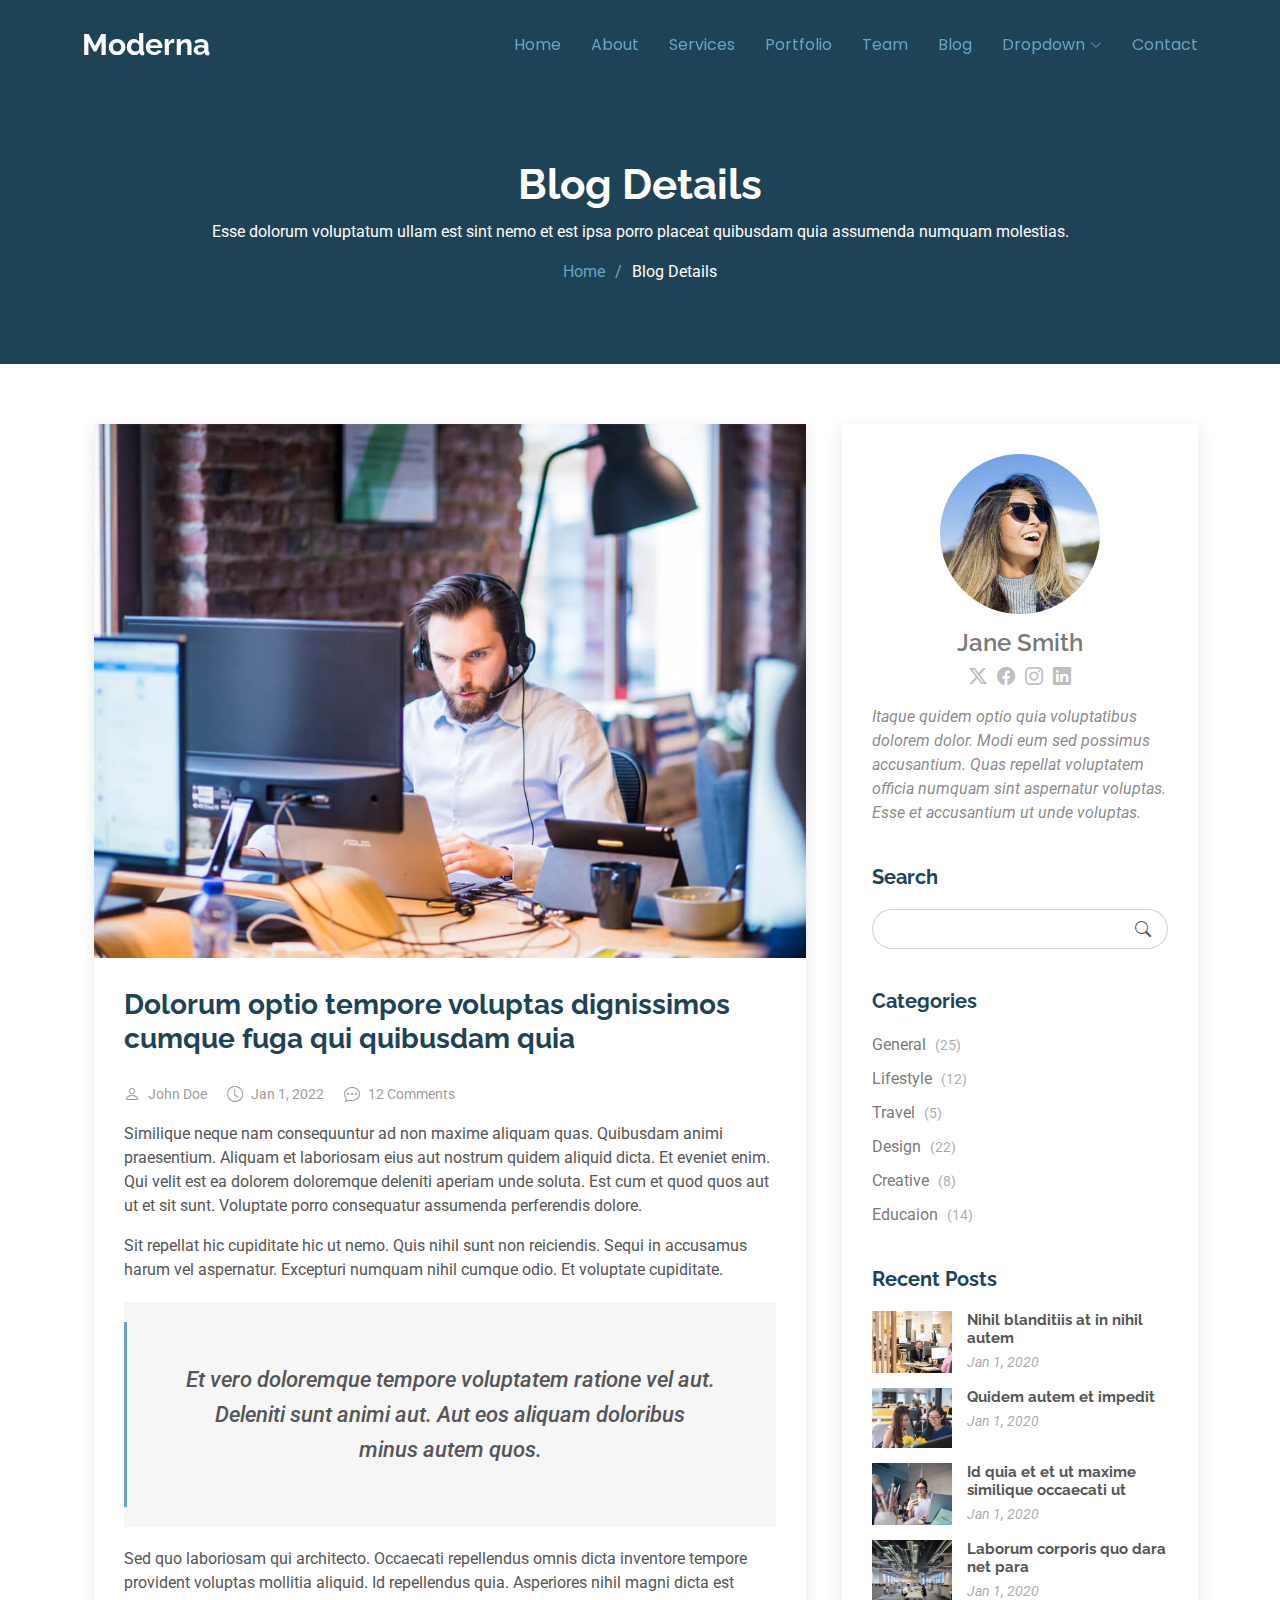
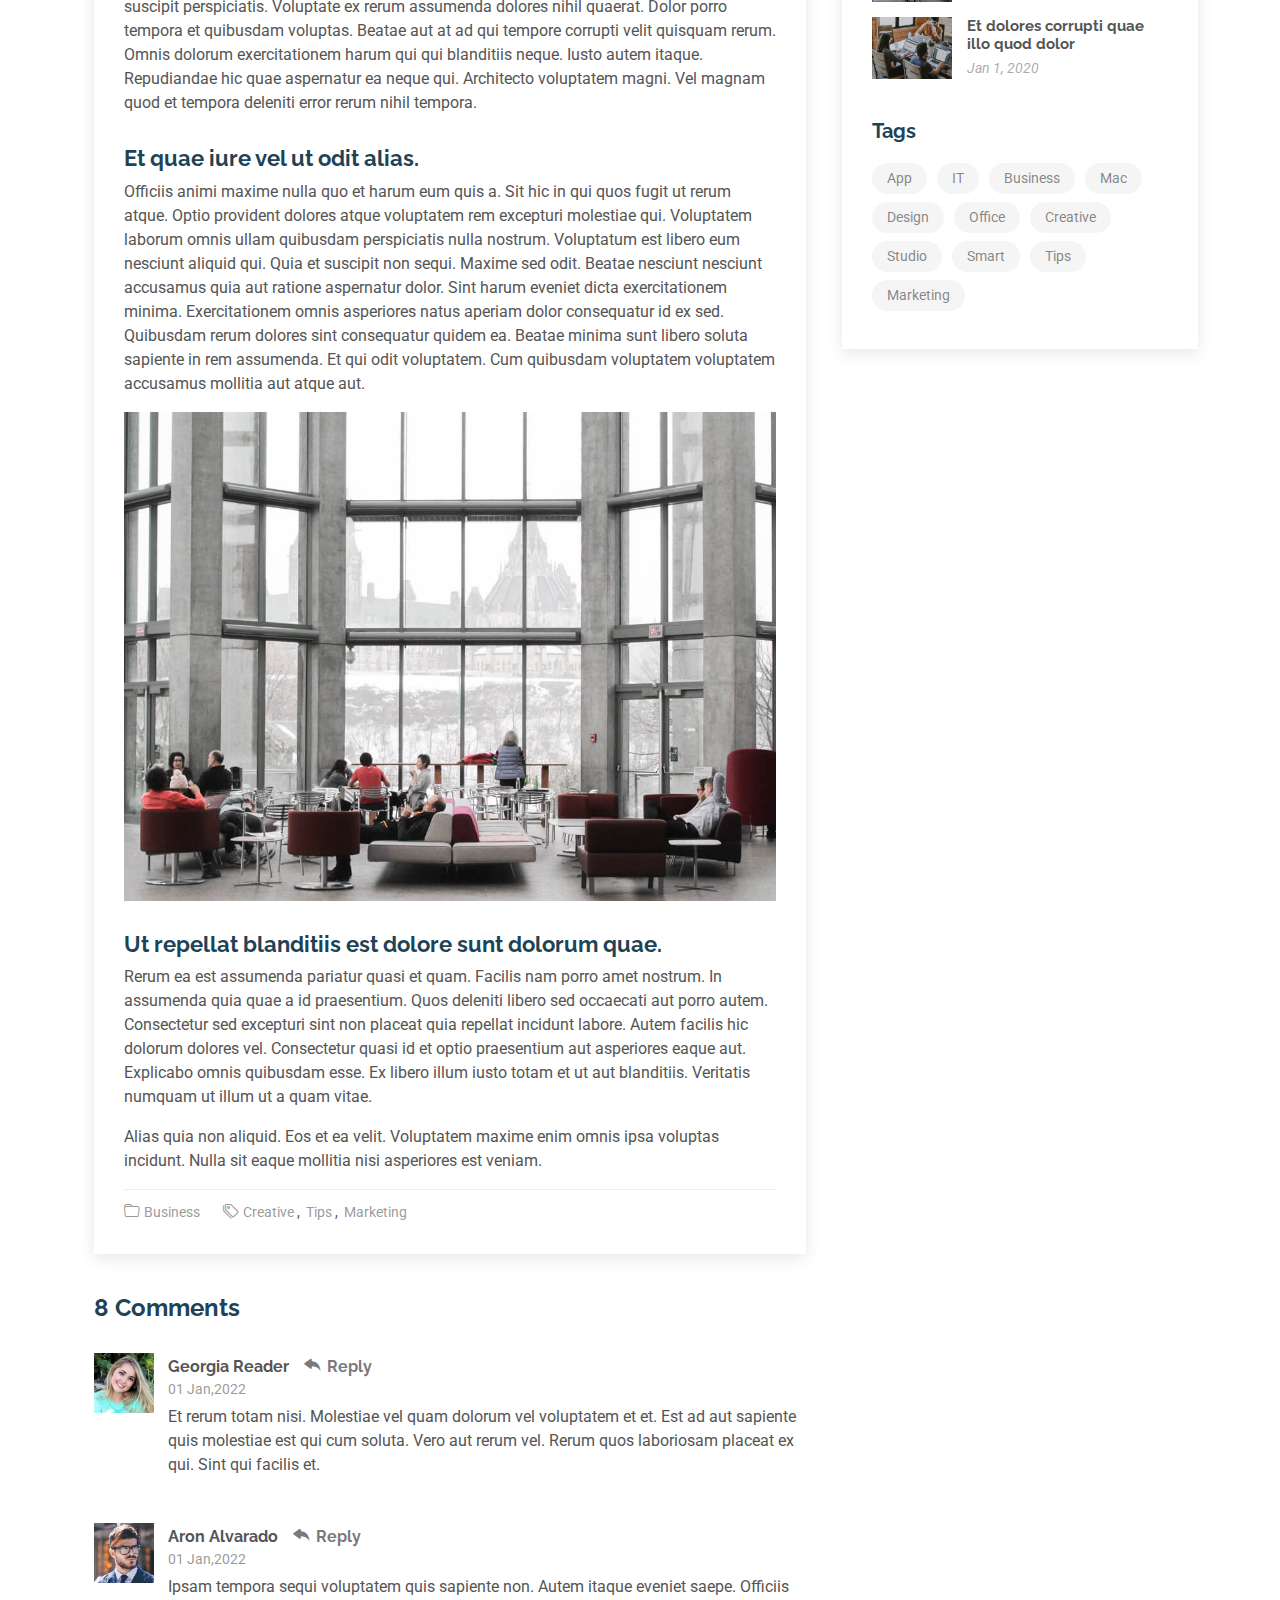
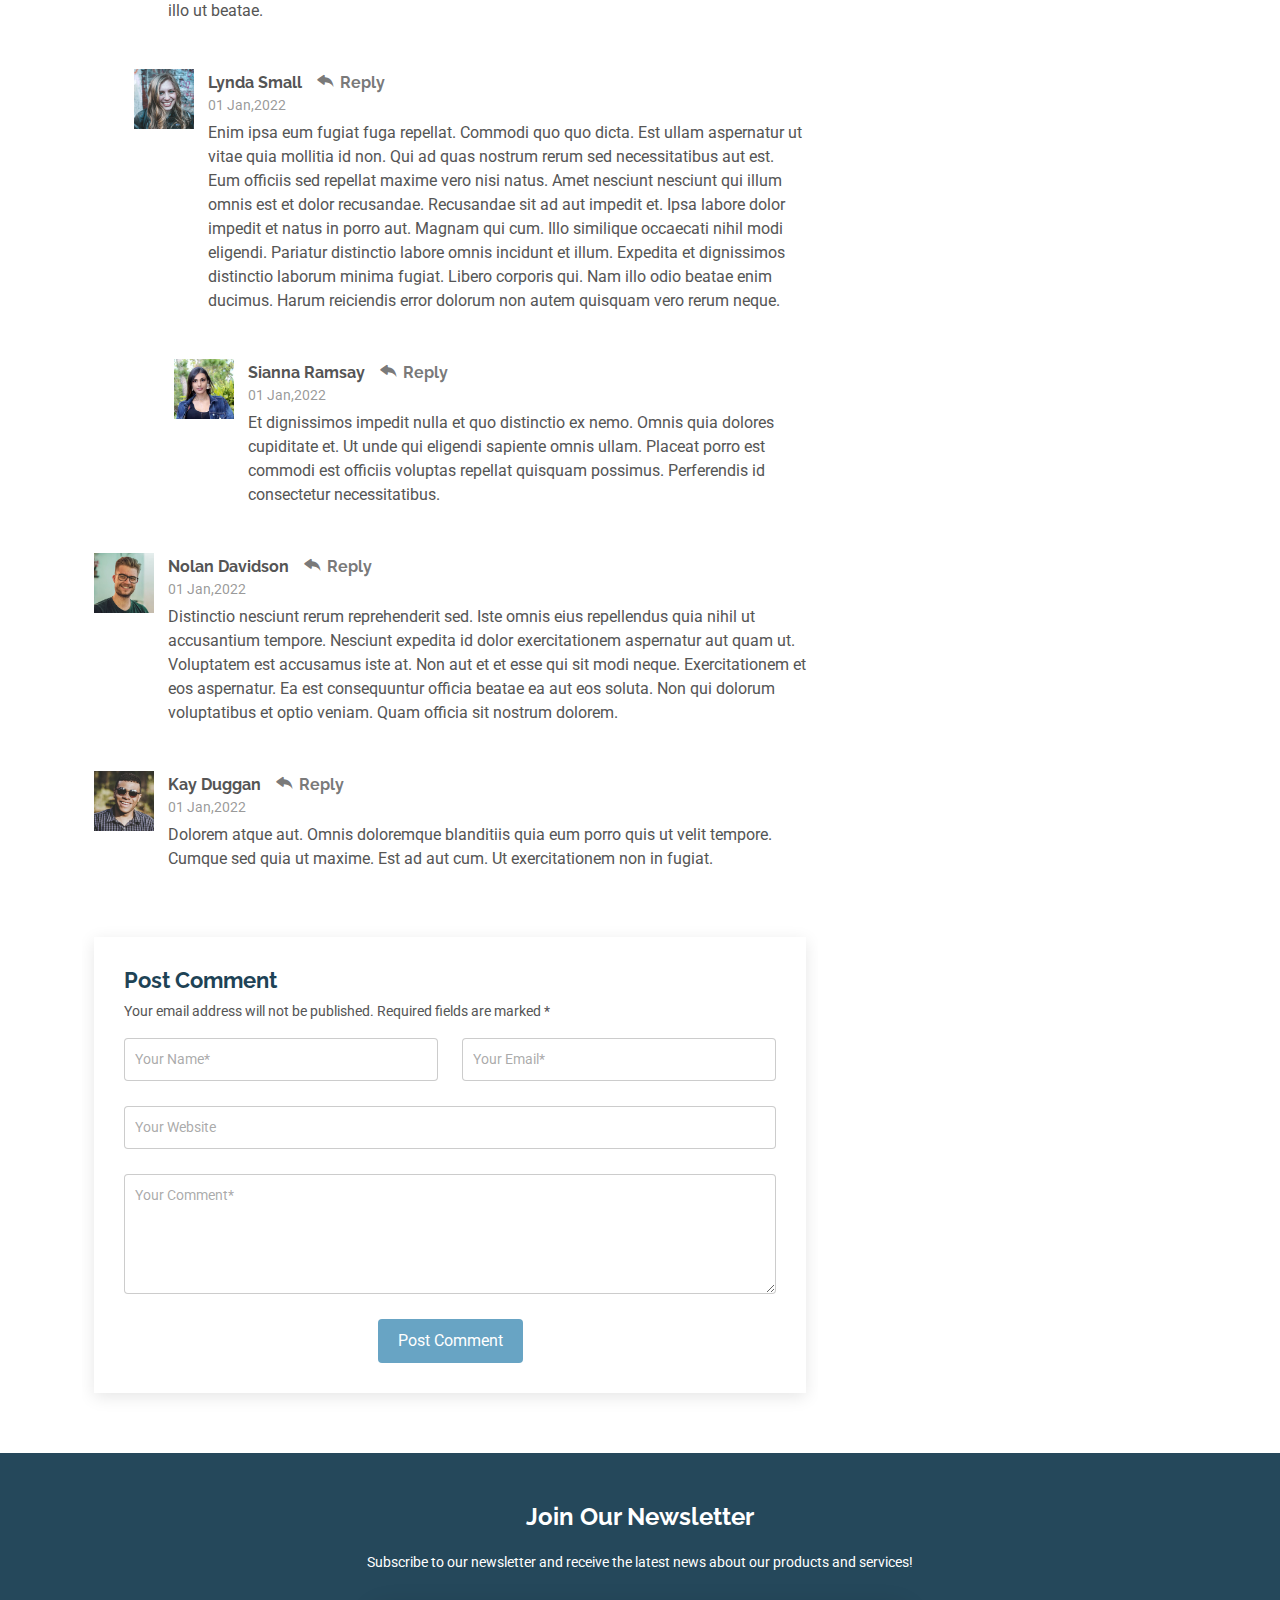
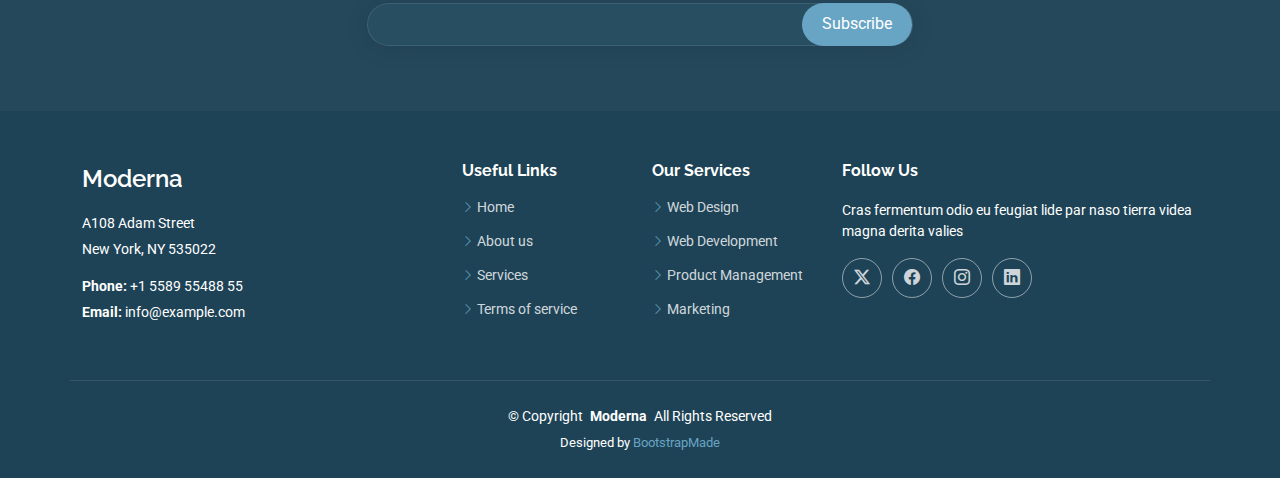
<file: blog-details.html>
<!DOCTYPE html>
<html lang="en">

<head>
  <meta charset="utf-8">
  <meta content="width=device-width, initial-scale=1.0" name="viewport">
  <title>Blog Details - Moderna Bootstrap Template</title>
  <meta name="description" content="">
  <meta name="keywords" content="">

  <!-- Favicons -->
  <link href="assets/img/favicon.png" rel="icon">
  <link href="assets/img/apple-touch-icon.png" rel="apple-touch-icon">

  <!-- Fonts -->
  <link href="https://fonts.googleapis.com" rel="preconnect">
  <link href="https://fonts.gstatic.com" rel="preconnect" crossorigin>
  <link href="https://fonts.googleapis.com/css2?family=Roboto:ital,wght@0,100;0,300;0,400;0,500;0,700;0,900;1,100;1,300;1,400;1,500;1,700;1,900&family=Poppins:ital,wght@0,100;0,200;0,300;0,400;0,500;0,600;0,700;0,800;0,900;1,100;1,200;1,300;1,400;1,500;1,600;1,700;1,800;1,900&family=Raleway:ital,wght@0,100;0,200;0,300;0,400;0,500;0,600;0,700;0,800;0,900;1,100;1,200;1,300;1,400;1,500;1,600;1,700;1,800;1,900&display=swap" rel="stylesheet">

  <!-- Vendor CSS Files -->
  <link href="assets/vendor/bootstrap/css/bootstrap.min.css" rel="stylesheet">
  <link href="assets/vendor/bootstrap-icons/bootstrap-icons.css" rel="stylesheet">
  <link href="assets/vendor/aos/aos.css" rel="stylesheet">
  <link href="assets/vendor/glightbox/css/glightbox.min.css" rel="stylesheet">
  <link href="assets/vendor/swiper/swiper-bundle.min.css" rel="stylesheet">

  <!-- Main CSS File -->
  <link href="assets/css/main.css" rel="stylesheet">

  <!-- =======================================================
  * Template Name: Moderna
  * Template URL: https://bootstrapmade.com/free-bootstrap-template-corporate-moderna/
  * Updated: Aug 07 2024 with Bootstrap v5.3.3
  * Author: BootstrapMade.com
  * License: https://bootstrapmade.com/license/
  ======================================================== -->
</head>

<body class="blog-details-page">

  <header id="header" class="header d-flex align-items-center fixed-top">
    <div class="container-fluid container-xl position-relative d-flex align-items-center justify-content-between">

      <a href="index.html" class="logo d-flex align-items-center">
        <!-- Uncomment the line below if you also wish to use an image logo -->
        <!-- <img src="assets/img/logo.png" alt=""> -->
        <h1 class="sitename">Moderna</h1>
      </a>

      <nav id="navmenu" class="navmenu">
        <ul>
          <li><a href="index.html">Home</a></li>
          <li><a href="about.html">About</a></li>
          <li><a href="services.html">Services</a></li>
          <li><a href="portfolio.html">Portfolio</a></li>
          <li><a href="team.html">Team</a></li>
          <li><a href="blog.html">Blog</a></li>
          <li class="dropdown"><a href="#"><span>Dropdown</span> <i class="bi bi-chevron-down toggle-dropdown"></i></a>
            <ul>
              <li><a href="#">Dropdown 1</a></li>
              <li class="dropdown"><a href="#"><span>Deep Dropdown</span> <i class="bi bi-chevron-down toggle-dropdown"></i></a>
                <ul>
                  <li><a href="#">Deep Dropdown 1</a></li>
                  <li><a href="#">Deep Dropdown 2</a></li>
                  <li><a href="#">Deep Dropdown 3</a></li>
                  <li><a href="#">Deep Dropdown 4</a></li>
                  <li><a href="#">Deep Dropdown 5</a></li>
                </ul>
              </li>
              <li><a href="#">Dropdown 2</a></li>
              <li><a href="#">Dropdown 3</a></li>
              <li><a href="#">Dropdown 4</a></li>
            </ul>
          </li>
          <li><a href="contact.html">Contact</a></li>
        </ul>
        <i class="mobile-nav-toggle d-xl-none bi bi-list"></i>
      </nav>

    </div>
  </header>

  <main class="main">

    <!-- Page Title -->
    <div class="page-title dark-background">
      <div class="container position-relative">
        <h1>Blog Details</h1>
        <p>Esse dolorum voluptatum ullam est sint nemo et est ipsa porro placeat quibusdam quia assumenda numquam molestias.</p>
        <nav class="breadcrumbs">
          <ol>
            <li><a href="index.html">Home</a></li>
            <li class="current">Blog Details</li>
          </ol>
        </nav>
      </div>
    </div><!-- End Page Title -->

    <div class="container">
      <div class="row">

        <div class="col-lg-8">

          <!-- Blog Details Section -->
          <section id="blog-details" class="blog-details section">
            <div class="container">

              <article class="article">

                <div class="post-img">
                  <img src="assets/img/blog/blog-1.jpg" alt="" class="img-fluid">
                </div>

                <h2 class="title">Dolorum optio tempore voluptas dignissimos cumque fuga qui quibusdam quia</h2>

                <div class="meta-top">
                  <ul>
                    <li class="d-flex align-items-center"><i class="bi bi-person"></i> <a href="blog-details.html">John Doe</a></li>
                    <li class="d-flex align-items-center"><i class="bi bi-clock"></i> <a href="blog-details.html"><time datetime="2020-01-01">Jan 1, 2022</time></a></li>
                    <li class="d-flex align-items-center"><i class="bi bi-chat-dots"></i> <a href="blog-details.html">12 Comments</a></li>
                  </ul>
                </div><!-- End meta top -->

                <div class="content">
                  <p>
                    Similique neque nam consequuntur ad non maxime aliquam quas. Quibusdam animi praesentium. Aliquam et laboriosam eius aut nostrum quidem aliquid dicta.
                    Et eveniet enim. Qui velit est ea dolorem doloremque deleniti aperiam unde soluta. Est cum et quod quos aut ut et sit sunt. Voluptate porro consequatur assumenda perferendis dolore.
                  </p>

                  <p>
                    Sit repellat hic cupiditate hic ut nemo. Quis nihil sunt non reiciendis. Sequi in accusamus harum vel aspernatur. Excepturi numquam nihil cumque odio. Et voluptate cupiditate.
                  </p>

                  <blockquote>
                    <p>
                      Et vero doloremque tempore voluptatem ratione vel aut. Deleniti sunt animi aut. Aut eos aliquam doloribus minus autem quos.
                    </p>
                  </blockquote>

                  <p>
                    Sed quo laboriosam qui architecto. Occaecati repellendus omnis dicta inventore tempore provident voluptas mollitia aliquid. Id repellendus quia. Asperiores nihil magni dicta est suscipit perspiciatis. Voluptate ex rerum assumenda dolores nihil quaerat.
                    Dolor porro tempora et quibusdam voluptas. Beatae aut at ad qui tempore corrupti velit quisquam rerum. Omnis dolorum exercitationem harum qui qui blanditiis neque.
                    Iusto autem itaque. Repudiandae hic quae aspernatur ea neque qui. Architecto voluptatem magni. Vel magnam quod et tempora deleniti error rerum nihil tempora.
                  </p>

                  <h3>Et quae iure vel ut odit alias.</h3>
                  <p>
                    Officiis animi maxime nulla quo et harum eum quis a. Sit hic in qui quos fugit ut rerum atque. Optio provident dolores atque voluptatem rem excepturi molestiae qui. Voluptatem laborum omnis ullam quibusdam perspiciatis nulla nostrum. Voluptatum est libero eum nesciunt aliquid qui.
                    Quia et suscipit non sequi. Maxime sed odit. Beatae nesciunt nesciunt accusamus quia aut ratione aspernatur dolor. Sint harum eveniet dicta exercitationem minima. Exercitationem omnis asperiores natus aperiam dolor consequatur id ex sed. Quibusdam rerum dolores sint consequatur quidem ea.
                    Beatae minima sunt libero soluta sapiente in rem assumenda. Et qui odit voluptatem. Cum quibusdam voluptatem voluptatem accusamus mollitia aut atque aut.
                  </p>
                  <img src="assets/img/blog/blog-inside-post.jpg" class="img-fluid" alt="">

                  <h3>Ut repellat blanditiis est dolore sunt dolorum quae.</h3>
                  <p>
                    Rerum ea est assumenda pariatur quasi et quam. Facilis nam porro amet nostrum. In assumenda quia quae a id praesentium. Quos deleniti libero sed occaecati aut porro autem. Consectetur sed excepturi sint non placeat quia repellat incidunt labore. Autem facilis hic dolorum dolores vel.
                    Consectetur quasi id et optio praesentium aut asperiores eaque aut. Explicabo omnis quibusdam esse. Ex libero illum iusto totam et ut aut blanditiis. Veritatis numquam ut illum ut a quam vitae.
                  </p>
                  <p>
                    Alias quia non aliquid. Eos et ea velit. Voluptatem maxime enim omnis ipsa voluptas incidunt. Nulla sit eaque mollitia nisi asperiores est veniam.
                  </p>

                </div><!-- End post content -->

                <div class="meta-bottom">
                  <i class="bi bi-folder"></i>
                  <ul class="cats">
                    <li><a href="#">Business</a></li>
                  </ul>

                  <i class="bi bi-tags"></i>
                  <ul class="tags">
                    <li><a href="#">Creative</a></li>
                    <li><a href="#">Tips</a></li>
                    <li><a href="#">Marketing</a></li>
                  </ul>
                </div><!-- End meta bottom -->

              </article>

            </div>
          </section><!-- /Blog Details Section -->

          <!-- Blog Comments Section -->
          <section id="blog-comments" class="blog-comments section">

            <div class="container">

              <h4 class="comments-count">8 Comments</h4>

              <div id="comment-1" class="comment">
                <div class="d-flex">
                  <div class="comment-img"><img src="assets/img/blog/comments-1.jpg" alt=""></div>
                  <div>
                    <h5><a href="">Georgia Reader</a> <a href="#" class="reply"><i class="bi bi-reply-fill"></i> Reply</a></h5>
                    <time datetime="2020-01-01">01 Jan,2022</time>
                    <p>
                      Et rerum totam nisi. Molestiae vel quam dolorum vel voluptatem et et. Est ad aut sapiente quis molestiae est qui cum soluta.
                      Vero aut rerum vel. Rerum quos laboriosam placeat ex qui. Sint qui facilis et.
                    </p>
                  </div>
                </div>
              </div><!-- End comment #1 -->

              <div id="comment-2" class="comment">
                <div class="d-flex">
                  <div class="comment-img"><img src="assets/img/blog/comments-2.jpg" alt=""></div>
                  <div>
                    <h5><a href="">Aron Alvarado</a> <a href="#" class="reply"><i class="bi bi-reply-fill"></i> Reply</a></h5>
                    <time datetime="2020-01-01">01 Jan,2022</time>
                    <p>
                      Ipsam tempora sequi voluptatem quis sapiente non. Autem itaque eveniet saepe. Officiis illo ut beatae.
                    </p>
                  </div>
                </div>

                <div id="comment-reply-1" class="comment comment-reply">
                  <div class="d-flex">
                    <div class="comment-img"><img src="assets/img/blog/comments-3.jpg" alt=""></div>
                    <div>
                      <h5><a href="">Lynda Small</a> <a href="#" class="reply"><i class="bi bi-reply-fill"></i> Reply</a></h5>
                      <time datetime="2020-01-01">01 Jan,2022</time>
                      <p>
                        Enim ipsa eum fugiat fuga repellat. Commodi quo quo dicta. Est ullam aspernatur ut vitae quia mollitia id non. Qui ad quas nostrum rerum sed necessitatibus aut est. Eum officiis sed repellat maxime vero nisi natus. Amet nesciunt nesciunt qui illum omnis est et dolor recusandae.

                        Recusandae sit ad aut impedit et. Ipsa labore dolor impedit et natus in porro aut. Magnam qui cum. Illo similique occaecati nihil modi eligendi. Pariatur distinctio labore omnis incidunt et illum. Expedita et dignissimos distinctio laborum minima fugiat.

                        Libero corporis qui. Nam illo odio beatae enim ducimus. Harum reiciendis error dolorum non autem quisquam vero rerum neque.
                      </p>
                    </div>
                  </div>

                  <div id="comment-reply-2" class="comment comment-reply">
                    <div class="d-flex">
                      <div class="comment-img"><img src="assets/img/blog/comments-4.jpg" alt=""></div>
                      <div>
                        <h5><a href="">Sianna Ramsay</a> <a href="#" class="reply"><i class="bi bi-reply-fill"></i> Reply</a></h5>
                        <time datetime="2020-01-01">01 Jan,2022</time>
                        <p>
                          Et dignissimos impedit nulla et quo distinctio ex nemo. Omnis quia dolores cupiditate et. Ut unde qui eligendi sapiente omnis ullam. Placeat porro est commodi est officiis voluptas repellat quisquam possimus. Perferendis id consectetur necessitatibus.
                        </p>
                      </div>
                    </div>

                  </div><!-- End comment reply #2-->

                </div><!-- End comment reply #1-->

              </div><!-- End comment #2-->

              <div id="comment-3" class="comment">
                <div class="d-flex">
                  <div class="comment-img"><img src="assets/img/blog/comments-5.jpg" alt=""></div>
                  <div>
                    <h5><a href="">Nolan Davidson</a> <a href="#" class="reply"><i class="bi bi-reply-fill"></i> Reply</a></h5>
                    <time datetime="2020-01-01">01 Jan,2022</time>
                    <p>
                      Distinctio nesciunt rerum reprehenderit sed. Iste omnis eius repellendus quia nihil ut accusantium tempore. Nesciunt expedita id dolor exercitationem aspernatur aut quam ut. Voluptatem est accusamus iste at.
                      Non aut et et esse qui sit modi neque. Exercitationem et eos aspernatur. Ea est consequuntur officia beatae ea aut eos soluta. Non qui dolorum voluptatibus et optio veniam. Quam officia sit nostrum dolorem.
                    </p>
                  </div>
                </div>

              </div><!-- End comment #3 -->

              <div id="comment-4" class="comment">
                <div class="d-flex">
                  <div class="comment-img"><img src="assets/img/blog/comments-6.jpg" alt=""></div>
                  <div>
                    <h5><a href="">Kay Duggan</a> <a href="#" class="reply"><i class="bi bi-reply-fill"></i> Reply</a></h5>
                    <time datetime="2020-01-01">01 Jan,2022</time>
                    <p>
                      Dolorem atque aut. Omnis doloremque blanditiis quia eum porro quis ut velit tempore. Cumque sed quia ut maxime. Est ad aut cum. Ut exercitationem non in fugiat.
                    </p>
                  </div>
                </div>

              </div><!-- End comment #4 -->

            </div>

          </section><!-- /Blog Comments Section -->

          <!-- Comment Form Section -->
          <section id="comment-form" class="comment-form section">
            <div class="container">

              <form action="">

                <h4>Post Comment</h4>
                <p>Your email address will not be published. Required fields are marked * </p>
                <div class="row">
                  <div class="col-md-6 form-group">
                    <input name="name" type="text" class="form-control" placeholder="Your Name*">
                  </div>
                  <div class="col-md-6 form-group">
                    <input name="email" type="text" class="form-control" placeholder="Your Email*">
                  </div>
                </div>
                <div class="row">
                  <div class="col form-group">
                    <input name="website" type="text" class="form-control" placeholder="Your Website">
                  </div>
                </div>
                <div class="row">
                  <div class="col form-group">
                    <textarea name="comment" class="form-control" placeholder="Your Comment*"></textarea>
                  </div>
                </div>

                <div class="text-center">
                  <button type="submit" class="btn btn-primary">Post Comment</button>
                </div>

              </form>

            </div>
          </section><!-- /Comment Form Section -->

        </div>

        <div class="col-lg-4 sidebar">

          <div class="widgets-container">

            <!-- Blog Author Widget -->
            <div class="blog-author-widget widget-item">

              <div class="d-flex flex-column align-items-center">
                <img src="assets/img/blog/blog-author.jpg" class="rounded-circle flex-shrink-0" alt="">
                <h4>Jane Smith</h4>
                <div class="social-links">
                  <a href="https://x.com/#"><i class="bi bi-twitter-x"></i></a>
                  <a href="https://facebook.com/#"><i class="bi bi-facebook"></i></a>
                  <a href="https://instagram.com/#"><i class="biu bi-instagram"></i></a>
                  <a href="https://instagram.com/#"><i class="biu bi-linkedin"></i></a>
                </div>

                <p>
                  Itaque quidem optio quia voluptatibus dolorem dolor. Modi eum sed possimus accusantium. Quas repellat voluptatem officia numquam sint aspernatur voluptas. Esse et accusantium ut unde voluptas.
                </p>

              </div>
            </div><!--/Blog Author Widget -->

            <!-- Search Widget -->
            <div class="search-widget widget-item">

              <h3 class="widget-title">Search</h3>
              <form action="">
                <input type="text">
                <button type="submit" title="Search"><i class="bi bi-search"></i></button>
              </form>

            </div><!--/Search Widget -->

            <!-- Categories Widget -->
            <div class="categories-widget widget-item">

              <h3 class="widget-title">Categories</h3>
              <ul class="mt-3">
                <li><a href="#">General <span>(25)</span></a></li>
                <li><a href="#">Lifestyle <span>(12)</span></a></li>
                <li><a href="#">Travel <span>(5)</span></a></li>
                <li><a href="#">Design <span>(22)</span></a></li>
                <li><a href="#">Creative <span>(8)</span></a></li>
                <li><a href="#">Educaion <span>(14)</span></a></li>
              </ul>

            </div><!--/Categories Widget -->

            <!-- Recent Posts Widget -->
            <div class="recent-posts-widget widget-item">

              <h3 class="widget-title">Recent Posts</h3>

              <div class="post-item">
                <img src="assets/img/blog/blog-recent-1.jpg" alt="" class="flex-shrink-0">
                <div>
                  <h4><a href="blog-details.html">Nihil blanditiis at in nihil autem</a></h4>
                  <time datetime="2020-01-01">Jan 1, 2020</time>
                </div>
              </div><!-- End recent post item-->

              <div class="post-item">
                <img src="assets/img/blog/blog-recent-2.jpg" alt="" class="flex-shrink-0">
                <div>
                  <h4><a href="blog-details.html">Quidem autem et impedit</a></h4>
                  <time datetime="2020-01-01">Jan 1, 2020</time>
                </div>
              </div><!-- End recent post item-->

              <div class="post-item">
                <img src="assets/img/blog/blog-recent-3.jpg" alt="" class="flex-shrink-0">
                <div>
                  <h4><a href="blog-details.html">Id quia et et ut maxime similique occaecati ut</a></h4>
                  <time datetime="2020-01-01">Jan 1, 2020</time>
                </div>
              </div><!-- End recent post item-->

              <div class="post-item">
                <img src="assets/img/blog/blog-recent-4.jpg" alt="" class="flex-shrink-0">
                <div>
                  <h4><a href="blog-details.html">Laborum corporis quo dara net para</a></h4>
                  <time datetime="2020-01-01">Jan 1, 2020</time>
                </div>
              </div><!-- End recent post item-->

              <div class="post-item">
                <img src="assets/img/blog/blog-recent-5.jpg" alt="" class="flex-shrink-0">
                <div>
                  <h4><a href="blog-details.html">Et dolores corrupti quae illo quod dolor</a></h4>
                  <time datetime="2020-01-01">Jan 1, 2020</time>
                </div>
              </div><!-- End recent post item-->

            </div><!--/Recent Posts Widget -->

            <!-- Tags Widget -->
            <div class="tags-widget widget-item">

              <h3 class="widget-title">Tags</h3>
              <ul>
                <li><a href="#">App</a></li>
                <li><a href="#">IT</a></li>
                <li><a href="#">Business</a></li>
                <li><a href="#">Mac</a></li>
                <li><a href="#">Design</a></li>
                <li><a href="#">Office</a></li>
                <li><a href="#">Creative</a></li>
                <li><a href="#">Studio</a></li>
                <li><a href="#">Smart</a></li>
                <li><a href="#">Tips</a></li>
                <li><a href="#">Marketing</a></li>
              </ul>

            </div><!--/Tags Widget -->

          </div>

        </div>

      </div>
    </div>

  </main>

  <footer id="footer" class="footer dark-background">

    <div class="footer-newsletter">
      <div class="container">
        <div class="row justify-content-center text-center">
          <div class="col-lg-6">
            <h4>Join Our Newsletter</h4>
            <p>Subscribe to our newsletter and receive the latest news about our products and services!</p>
            <form action="forms/newsletter.php" method="post" class="php-email-form">
              <div class="newsletter-form"><input type="email" name="email"><input type="submit" value="Subscribe"></div>
              <div class="loading">Loading</div>
              <div class="error-message"></div>
              <div class="sent-message">Your subscription request has been sent. Thank you!</div>
            </form>
          </div>
        </div>
      </div>
    </div>

    <div class="container footer-top">
      <div class="row gy-4">
        <div class="col-lg-4 col-md-6 footer-about">
          <a href="index.html" class="d-flex align-items-center">
            <span class="sitename">Moderna</span>
          </a>
          <div class="footer-contact pt-3">
            <p>A108 Adam Street</p>
            <p>New York, NY 535022</p>
            <p class="mt-3"><strong>Phone:</strong> <span>+1 5589 55488 55</span></p>
            <p><strong>Email:</strong> <span>info@example.com</span></p>
          </div>
        </div>

        <div class="col-lg-2 col-md-3 footer-links">
          <h4>Useful Links</h4>
          <ul>
            <li><i class="bi bi-chevron-right"></i> <a href="#">Home</a></li>
            <li><i class="bi bi-chevron-right"></i> <a href="#">About us</a></li>
            <li><i class="bi bi-chevron-right"></i> <a href="#">Services</a></li>
            <li><i class="bi bi-chevron-right"></i> <a href="#">Terms of service</a></li>
          </ul>
        </div>

        <div class="col-lg-2 col-md-3 footer-links">
          <h4>Our Services</h4>
          <ul>
            <li><i class="bi bi-chevron-right"></i> <a href="#">Web Design</a></li>
            <li><i class="bi bi-chevron-right"></i> <a href="#">Web Development</a></li>
            <li><i class="bi bi-chevron-right"></i> <a href="#">Product Management</a></li>
            <li><i class="bi bi-chevron-right"></i> <a href="#">Marketing</a></li>
          </ul>
        </div>

        <div class="col-lg-4 col-md-12">
          <h4>Follow Us</h4>
          <p>Cras fermentum odio eu feugiat lide par naso tierra videa magna derita valies</p>
          <div class="social-links d-flex">
            <a href=""><i class="bi bi-twitter-x"></i></a>
            <a href=""><i class="bi bi-facebook"></i></a>
            <a href=""><i class="bi bi-instagram"></i></a>
            <a href=""><i class="bi bi-linkedin"></i></a>
          </div>
        </div>

      </div>
    </div>

    <div class="container copyright text-center mt-4">
      <p>© <span>Copyright</span> <strong class="px-1 sitename">Moderna</strong> <span>All Rights Reserved</span></p>
      <div class="credits">
        <!-- All the links in the footer should remain intact. -->
        <!-- You can delete the links only if you've purchased the pro version. -->
        <!-- Licensing information: https://bootstrapmade.com/license/ -->
        <!-- Purchase the pro version with working PHP/AJAX contact form: [buy-url] -->
        Designed by <a href="https://bootstrapmade.com/">BootstrapMade</a>
      </div>
    </div>

  </footer>

  <!-- Scroll Top -->
  <a href="#" id="scroll-top" class="scroll-top d-flex align-items-center justify-content-center"><i class="bi bi-arrow-up-short"></i></a>

  <!-- Preloader -->
  <div id="preloader"></div>

  <!-- Vendor JS Files -->
  <script src="assets/vendor/bootstrap/js/bootstrap.bundle.min.js"></script>
  <script src="assets/vendor/php-email-form/validate.js"></script>
  <script src="assets/vendor/aos/aos.js"></script>
  <script src="assets/vendor/glightbox/js/glightbox.min.js"></script>
  <script src="assets/vendor/purecounter/purecounter_vanilla.js"></script>
  <script src="assets/vendor/swiper/swiper-bundle.min.js"></script>
  <script src="assets/vendor/waypoints/noframework.waypoints.js"></script>
  <script src="assets/vendor/imagesloaded/imagesloaded.pkgd.min.js"></script>
  <script src="assets/vendor/isotope-layout/isotope.pkgd.min.js"></script>

  <!-- Main JS File -->
  <script src="assets/js/main.js"></script>

</body>

</html>
</file>
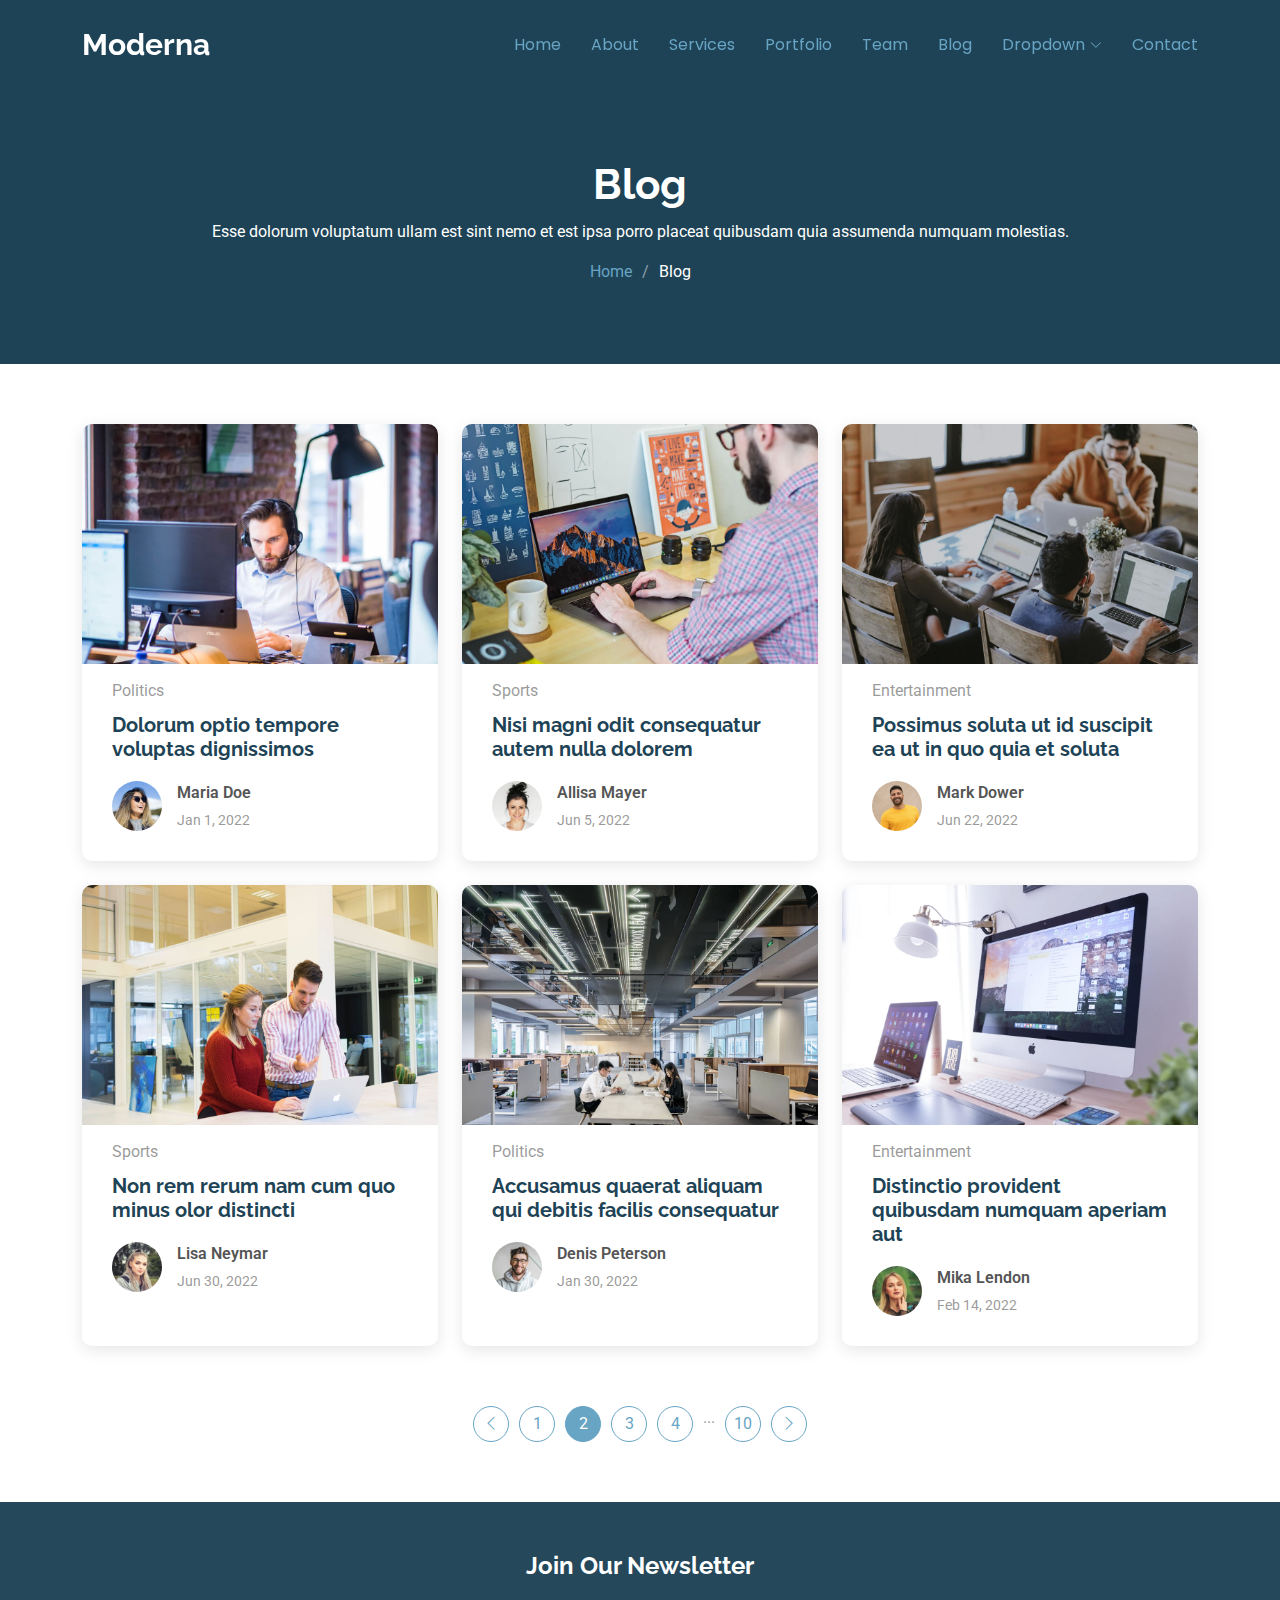
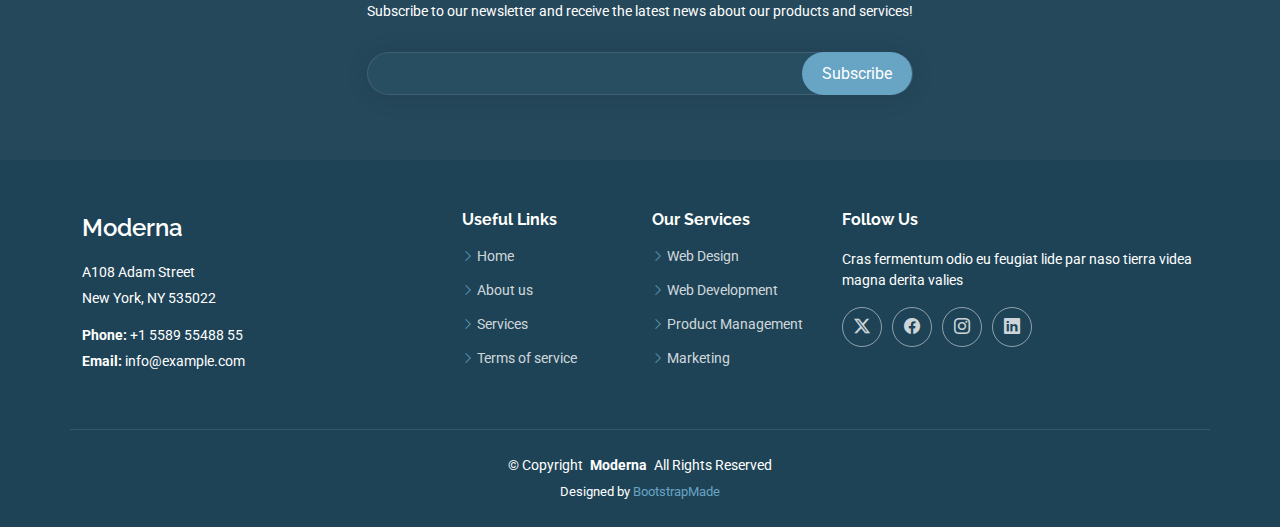
<file: blog.html>
<!DOCTYPE html>
<html lang="en">

<head>
  <meta charset="utf-8">
  <meta content="width=device-width, initial-scale=1.0" name="viewport">
  <title>Blog - Moderna Bootstrap Template</title>
  <meta name="description" content="">
  <meta name="keywords" content="">

  <!-- Favicons -->
  <link href="assets/img/favicon.png" rel="icon">
  <link href="assets/img/apple-touch-icon.png" rel="apple-touch-icon">

  <!-- Fonts -->
  <link href="https://fonts.googleapis.com" rel="preconnect">
  <link href="https://fonts.gstatic.com" rel="preconnect" crossorigin>
  <link href="https://fonts.googleapis.com/css2?family=Roboto:ital,wght@0,100;0,300;0,400;0,500;0,700;0,900;1,100;1,300;1,400;1,500;1,700;1,900&family=Poppins:ital,wght@0,100;0,200;0,300;0,400;0,500;0,600;0,700;0,800;0,900;1,100;1,200;1,300;1,400;1,500;1,600;1,700;1,800;1,900&family=Raleway:ital,wght@0,100;0,200;0,300;0,400;0,500;0,600;0,700;0,800;0,900;1,100;1,200;1,300;1,400;1,500;1,600;1,700;1,800;1,900&display=swap" rel="stylesheet">

  <!-- Vendor CSS Files -->
  <link href="assets/vendor/bootstrap/css/bootstrap.min.css" rel="stylesheet">
  <link href="assets/vendor/bootstrap-icons/bootstrap-icons.css" rel="stylesheet">
  <link href="assets/vendor/aos/aos.css" rel="stylesheet">
  <link href="assets/vendor/glightbox/css/glightbox.min.css" rel="stylesheet">
  <link href="assets/vendor/swiper/swiper-bundle.min.css" rel="stylesheet">

  <!-- Main CSS File -->
  <link href="assets/css/main.css" rel="stylesheet">

  <!-- =======================================================
  * Template Name: Moderna
  * Template URL: https://bootstrapmade.com/free-bootstrap-template-corporate-moderna/
  * Updated: Aug 07 2024 with Bootstrap v5.3.3
  * Author: BootstrapMade.com
  * License: https://bootstrapmade.com/license/
  ======================================================== -->
</head>

<body class="blog-page">

  <header id="header" class="header d-flex align-items-center fixed-top">
    <div class="container-fluid container-xl position-relative d-flex align-items-center justify-content-between">

      <a href="index.html" class="logo d-flex align-items-center">
        <!-- Uncomment the line below if you also wish to use an image logo -->
        <!-- <img src="assets/img/logo.png" alt=""> -->
        <h1 class="sitename">Moderna</h1>
      </a>

      <nav id="navmenu" class="navmenu">
        <ul>
          <li><a href="index.html">Home</a></li>
          <li><a href="about.html">About</a></li>
          <li><a href="services.html">Services</a></li>
          <li><a href="portfolio.html">Portfolio</a></li>
          <li><a href="team.html">Team</a></li>
          <li><a href="blog.html" class="active">Blog</a></li>
          <li class="dropdown"><a href="#"><span>Dropdown</span> <i class="bi bi-chevron-down toggle-dropdown"></i></a>
            <ul>
              <li><a href="#">Dropdown 1</a></li>
              <li class="dropdown"><a href="#"><span>Deep Dropdown</span> <i class="bi bi-chevron-down toggle-dropdown"></i></a>
                <ul>
                  <li><a href="#">Deep Dropdown 1</a></li>
                  <li><a href="#">Deep Dropdown 2</a></li>
                  <li><a href="#">Deep Dropdown 3</a></li>
                  <li><a href="#">Deep Dropdown 4</a></li>
                  <li><a href="#">Deep Dropdown 5</a></li>
                </ul>
              </li>
              <li><a href="#">Dropdown 2</a></li>
              <li><a href="#">Dropdown 3</a></li>
              <li><a href="#">Dropdown 4</a></li>
            </ul>
          </li>
          <li><a href="contact.html">Contact</a></li>
        </ul>
        <i class="mobile-nav-toggle d-xl-none bi bi-list"></i>
      </nav>

    </div>
  </header>

  <main class="main">

    <!-- Page Title -->
    <div class="page-title dark-background">
      <div class="container position-relative">
        <h1>Blog</h1>
        <p>Esse dolorum voluptatum ullam est sint nemo et est ipsa porro placeat quibusdam quia assumenda numquam molestias.</p>
        <nav class="breadcrumbs">
          <ol>
            <li><a href="index.html">Home</a></li>
            <li class="current">Blog</li>
          </ol>
        </nav>
      </div>
    </div><!-- End Page Title -->

    <!-- Blog Posts Section -->
    <section id="blog-posts" class="blog-posts section">

      <div class="container">
        <div class="row gy-4">

          <div class="col-lg-4">
            <article>

              <div class="post-img">
                <img src="assets/img/blog/blog-1.jpg" alt="" class="img-fluid">
              </div>

              <p class="post-category">Politics</p>

              <h2 class="title">
                <a href="blog-details.html">Dolorum optio tempore voluptas dignissimos</a>
              </h2>

              <div class="d-flex align-items-center">
                <img src="assets/img/blog/blog-author.jpg" alt="" class="img-fluid post-author-img flex-shrink-0">
                <div class="post-meta">
                  <p class="post-author">Maria Doe</p>
                  <p class="post-date">
                    <time datetime="2022-01-01">Jan 1, 2022</time>
                  </p>
                </div>
              </div>

            </article>
          </div><!-- End post list item -->

          <div class="col-lg-4">
            <article>

              <div class="post-img">
                <img src="assets/img/blog/blog-2.jpg" alt="" class="img-fluid">
              </div>

              <p class="post-category">Sports</p>

              <h2 class="title">
                <a href="blog-details.html">Nisi magni odit consequatur autem nulla dolorem</a>
              </h2>

              <div class="d-flex align-items-center">
                <img src="assets/img/blog/blog-author-2.jpg" alt="" class="img-fluid post-author-img flex-shrink-0">
                <div class="post-meta">
                  <p class="post-author">Allisa Mayer</p>
                  <p class="post-date">
                    <time datetime="2022-01-01">Jun 5, 2022</time>
                  </p>
                </div>
              </div>

            </article>
          </div><!-- End post list item -->

          <div class="col-lg-4">
            <article>

              <div class="post-img">
                <img src="assets/img/blog/blog-3.jpg" alt="" class="img-fluid">
              </div>

              <p class="post-category">Entertainment</p>

              <h2 class="title">
                <a href="blog-details.html">Possimus soluta ut id suscipit ea ut in quo quia et soluta</a>
              </h2>

              <div class="d-flex align-items-center">
                <img src="assets/img/blog/blog-author-3.jpg" alt="" class="img-fluid post-author-img flex-shrink-0">
                <div class="post-meta">
                  <p class="post-author">Mark Dower</p>
                  <p class="post-date">
                    <time datetime="2022-01-01">Jun 22, 2022</time>
                  </p>
                </div>
              </div>

            </article>
          </div><!-- End post list item -->

          <div class="col-lg-4">
            <article>

              <div class="post-img">
                <img src="assets/img/blog/blog-4.jpg" alt="" class="img-fluid">
              </div>

              <p class="post-category">Sports</p>

              <h2 class="title">
                <a href="blog-details.html">Non rem rerum nam cum quo minus olor distincti</a>
              </h2>

              <div class="d-flex align-items-center">
                <img src="assets/img/blog/blog-author-4.jpg" alt="" class="img-fluid post-author-img flex-shrink-0">
                <div class="post-meta">
                  <p class="post-author">Lisa Neymar</p>
                  <p class="post-date">
                    <time datetime="2022-01-01">Jun 30, 2022</time>
                  </p>
                </div>
              </div>

            </article>
          </div><!-- End post list item -->

          <div class="col-lg-4">
            <article>

              <div class="post-img">
                <img src="assets/img/blog/blog-5.jpg" alt="" class="img-fluid">
              </div>

              <p class="post-category">Politics</p>

              <h2 class="title">
                <a href="blog-details.html">Accusamus quaerat aliquam qui debitis facilis consequatur</a>
              </h2>

              <div class="d-flex align-items-center">
                <img src="assets/img/blog/blog-author-5.jpg" alt="" class="img-fluid post-author-img flex-shrink-0">
                <div class="post-meta">
                  <p class="post-author">Denis Peterson</p>
                  <p class="post-date">
                    <time datetime="2022-01-01">Jan 30, 2022</time>
                  </p>
                </div>
              </div>

            </article>
          </div><!-- End post list item -->

          <div class="col-lg-4">
            <article>

              <div class="post-img">
                <img src="assets/img/blog/blog-6.jpg" alt="" class="img-fluid">
              </div>

              <p class="post-category">Entertainment</p>

              <h2 class="title">
                <a href="blog-details.html">Distinctio provident quibusdam numquam aperiam aut</a>
              </h2>

              <div class="d-flex align-items-center">
                <img src="assets/img/blog/blog-author-6.jpg" alt="" class="img-fluid post-author-img flex-shrink-0">
                <div class="post-meta">
                  <p class="post-author">Mika Lendon</p>
                  <p class="post-date">
                    <time datetime="2022-01-01">Feb 14, 2022</time>
                  </p>
                </div>
              </div>

            </article>
          </div><!-- End post list item -->

        </div>
      </div>

    </section><!-- /Blog Posts Section -->

    <!-- Blog Pagination Section -->
    <section id="blog-pagination" class="blog-pagination section">

      <div class="container">
        <div class="d-flex justify-content-center">
          <ul>
            <li><a href="#"><i class="bi bi-chevron-left"></i></a></li>
            <li><a href="#">1</a></li>
            <li><a href="#" class="active">2</a></li>
            <li><a href="#">3</a></li>
            <li><a href="#">4</a></li>
            <li>...</li>
            <li><a href="#">10</a></li>
            <li><a href="#"><i class="bi bi-chevron-right"></i></a></li>
          </ul>
        </div>
      </div>

    </section><!-- /Blog Pagination Section -->

  </main>

  <footer id="footer" class="footer dark-background">

    <div class="footer-newsletter">
      <div class="container">
        <div class="row justify-content-center text-center">
          <div class="col-lg-6">
            <h4>Join Our Newsletter</h4>
            <p>Subscribe to our newsletter and receive the latest news about our products and services!</p>
            <form action="forms/newsletter.php" method="post" class="php-email-form">
              <div class="newsletter-form"><input type="email" name="email"><input type="submit" value="Subscribe"></div>
              <div class="loading">Loading</div>
              <div class="error-message"></div>
              <div class="sent-message">Your subscription request has been sent. Thank you!</div>
            </form>
          </div>
        </div>
      </div>
    </div>

    <div class="container footer-top">
      <div class="row gy-4">
        <div class="col-lg-4 col-md-6 footer-about">
          <a href="index.html" class="d-flex align-items-center">
            <span class="sitename">Moderna</span>
          </a>
          <div class="footer-contact pt-3">
            <p>A108 Adam Street</p>
            <p>New York, NY 535022</p>
            <p class="mt-3"><strong>Phone:</strong> <span>+1 5589 55488 55</span></p>
            <p><strong>Email:</strong> <span>info@example.com</span></p>
          </div>
        </div>

        <div class="col-lg-2 col-md-3 footer-links">
          <h4>Useful Links</h4>
          <ul>
            <li><i class="bi bi-chevron-right"></i> <a href="#">Home</a></li>
            <li><i class="bi bi-chevron-right"></i> <a href="#">About us</a></li>
            <li><i class="bi bi-chevron-right"></i> <a href="#">Services</a></li>
            <li><i class="bi bi-chevron-right"></i> <a href="#">Terms of service</a></li>
          </ul>
        </div>

        <div class="col-lg-2 col-md-3 footer-links">
          <h4>Our Services</h4>
          <ul>
            <li><i class="bi bi-chevron-right"></i> <a href="#">Web Design</a></li>
            <li><i class="bi bi-chevron-right"></i> <a href="#">Web Development</a></li>
            <li><i class="bi bi-chevron-right"></i> <a href="#">Product Management</a></li>
            <li><i class="bi bi-chevron-right"></i> <a href="#">Marketing</a></li>
          </ul>
        </div>

        <div class="col-lg-4 col-md-12">
          <h4>Follow Us</h4>
          <p>Cras fermentum odio eu feugiat lide par naso tierra videa magna derita valies</p>
          <div class="social-links d-flex">
            <a href=""><i class="bi bi-twitter-x"></i></a>
            <a href=""><i class="bi bi-facebook"></i></a>
            <a href=""><i class="bi bi-instagram"></i></a>
            <a href=""><i class="bi bi-linkedin"></i></a>
          </div>
        </div>

      </div>
    </div>

    <div class="container copyright text-center mt-4">
      <p>© <span>Copyright</span> <strong class="px-1 sitename">Moderna</strong> <span>All Rights Reserved</span></p>
      <div class="credits">
        <!-- All the links in the footer should remain intact. -->
        <!-- You can delete the links only if you've purchased the pro version. -->
        <!-- Licensing information: https://bootstrapmade.com/license/ -->
        <!-- Purchase the pro version with working PHP/AJAX contact form: [buy-url] -->
        Designed by <a href="https://bootstrapmade.com/">BootstrapMade</a>
      </div>
    </div>

  </footer>

  <!-- Scroll Top -->
  <a href="#" id="scroll-top" class="scroll-top d-flex align-items-center justify-content-center"><i class="bi bi-arrow-up-short"></i></a>

  <!-- Preloader -->
  <div id="preloader"></div>

  <!-- Vendor JS Files -->
  <script src="assets/vendor/bootstrap/js/bootstrap.bundle.min.js"></script>
  <script src="assets/vendor/php-email-form/validate.js"></script>
  <script src="assets/vendor/aos/aos.js"></script>
  <script src="assets/vendor/glightbox/js/glightbox.min.js"></script>
  <script src="assets/vendor/purecounter/purecounter_vanilla.js"></script>
  <script src="assets/vendor/swiper/swiper-bundle.min.js"></script>
  <script src="assets/vendor/waypoints/noframework.waypoints.js"></script>
  <script src="assets/vendor/imagesloaded/imagesloaded.pkgd.min.js"></script>
  <script src="assets/vendor/isotope-layout/isotope.pkgd.min.js"></script>

  <!-- Main JS File -->
  <script src="assets/js/main.js"></script>

</body>

</html>
</file>
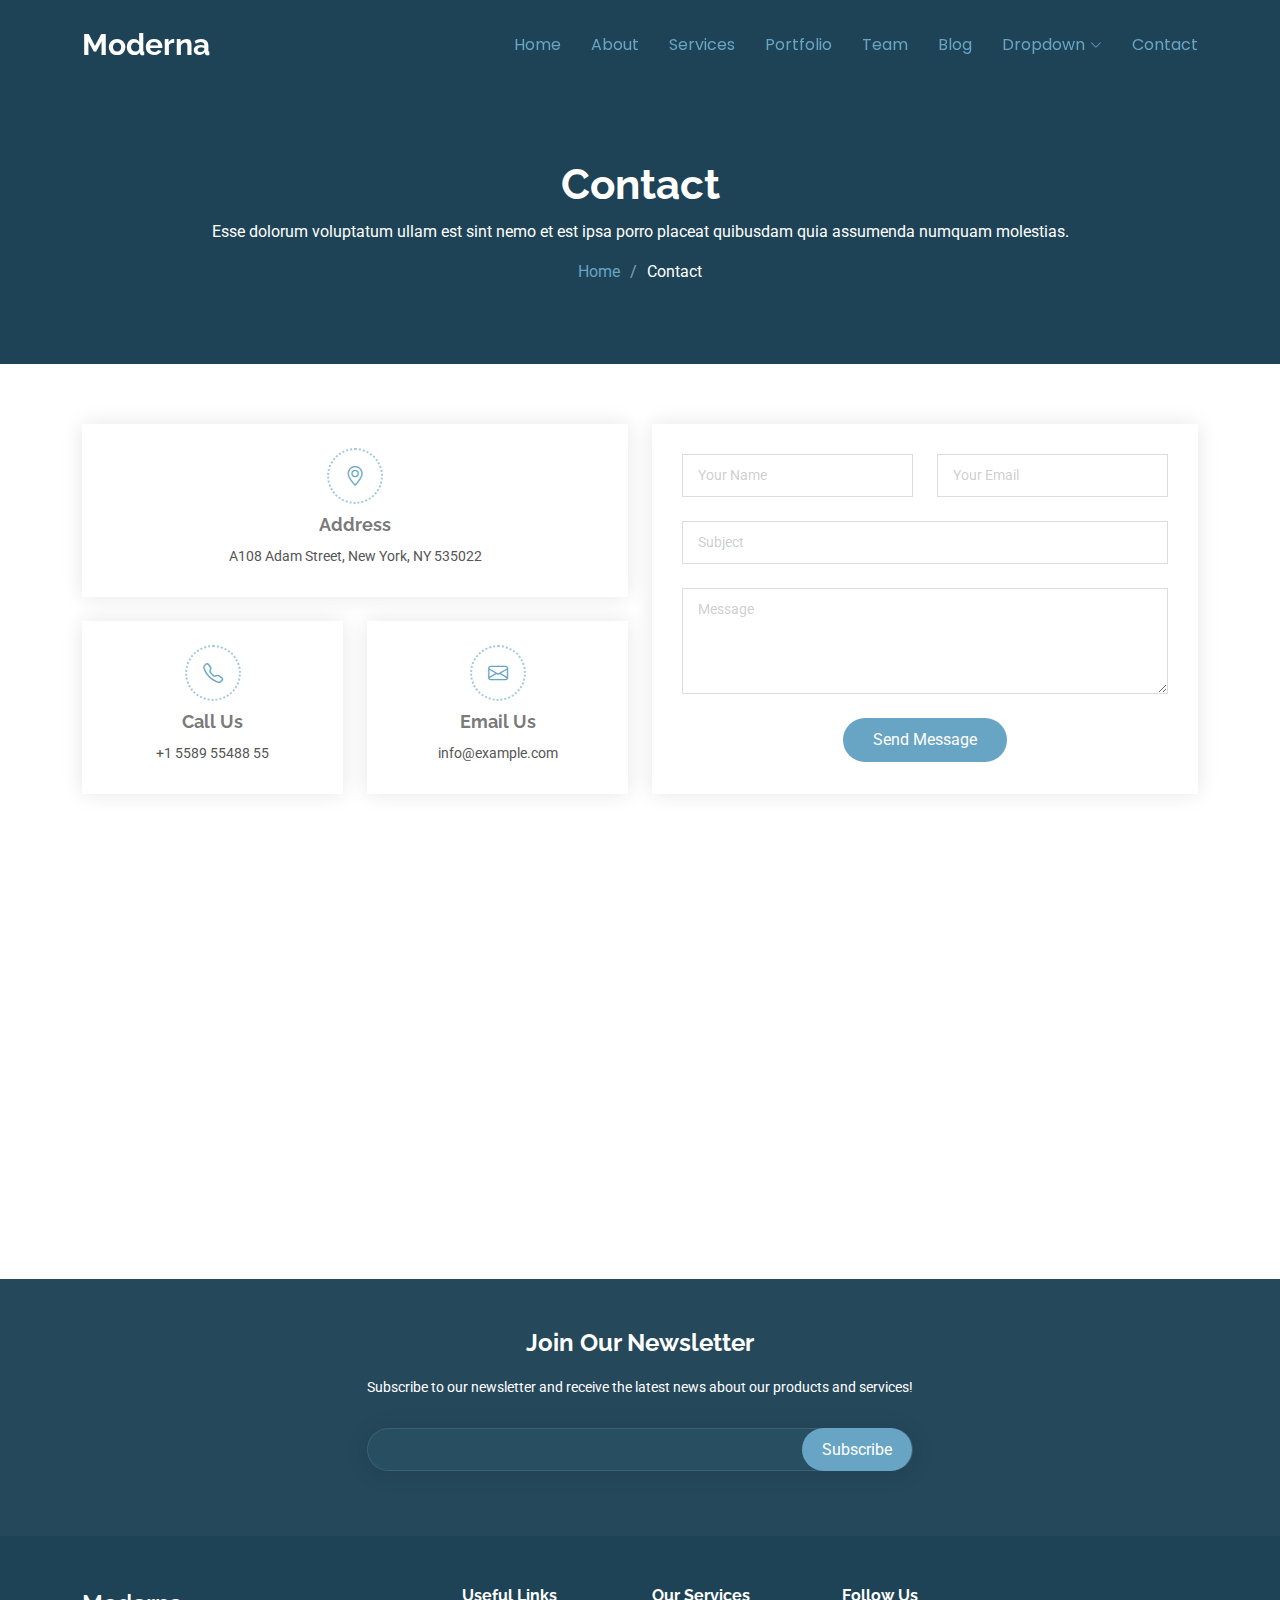
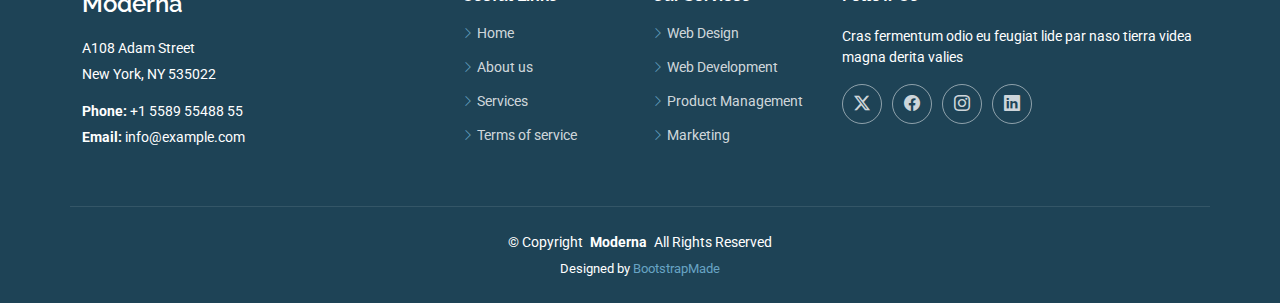
<file: contact.html>
<!DOCTYPE html>
<html lang="en">

<head>
  <meta charset="utf-8">
  <meta content="width=device-width, initial-scale=1.0" name="viewport">
  <title>Contact - Moderna Bootstrap Template</title>
  <meta name="description" content="">
  <meta name="keywords" content="">

  <!-- Favicons -->
  <link href="assets/img/favicon.png" rel="icon">
  <link href="assets/img/apple-touch-icon.png" rel="apple-touch-icon">

  <!-- Fonts -->
  <link href="https://fonts.googleapis.com" rel="preconnect">
  <link href="https://fonts.gstatic.com" rel="preconnect" crossorigin>
  <link href="https://fonts.googleapis.com/css2?family=Roboto:ital,wght@0,100;0,300;0,400;0,500;0,700;0,900;1,100;1,300;1,400;1,500;1,700;1,900&family=Poppins:ital,wght@0,100;0,200;0,300;0,400;0,500;0,600;0,700;0,800;0,900;1,100;1,200;1,300;1,400;1,500;1,600;1,700;1,800;1,900&family=Raleway:ital,wght@0,100;0,200;0,300;0,400;0,500;0,600;0,700;0,800;0,900;1,100;1,200;1,300;1,400;1,500;1,600;1,700;1,800;1,900&display=swap" rel="stylesheet">

  <!-- Vendor CSS Files -->
  <link href="assets/vendor/bootstrap/css/bootstrap.min.css" rel="stylesheet">
  <link href="assets/vendor/bootstrap-icons/bootstrap-icons.css" rel="stylesheet">
  <link href="assets/vendor/aos/aos.css" rel="stylesheet">
  <link href="assets/vendor/glightbox/css/glightbox.min.css" rel="stylesheet">
  <link href="assets/vendor/swiper/swiper-bundle.min.css" rel="stylesheet">

  <!-- Main CSS File -->
  <link href="assets/css/main.css" rel="stylesheet">

  <!-- =======================================================
  * Template Name: Moderna
  * Template URL: https://bootstrapmade.com/free-bootstrap-template-corporate-moderna/
  * Updated: Aug 07 2024 with Bootstrap v5.3.3
  * Author: BootstrapMade.com
  * License: https://bootstrapmade.com/license/
  ======================================================== -->
</head>

<body class="contact-page">

  <header id="header" class="header d-flex align-items-center fixed-top">
    <div class="container-fluid container-xl position-relative d-flex align-items-center justify-content-between">

      <a href="index.html" class="logo d-flex align-items-center">
        <!-- Uncomment the line below if you also wish to use an image logo -->
        <!-- <img src="assets/img/logo.png" alt=""> -->
        <h1 class="sitename">Moderna</h1>
      </a>

      <nav id="navmenu" class="navmenu">
        <ul>
          <li><a href="index.html">Home</a></li>
          <li><a href="about.html">About</a></li>
          <li><a href="services.html">Services</a></li>
          <li><a href="portfolio.html">Portfolio</a></li>
          <li><a href="team.html">Team</a></li>
          <li><a href="blog.html">Blog</a></li>
          <li class="dropdown"><a href="#"><span>Dropdown</span> <i class="bi bi-chevron-down toggle-dropdown"></i></a>
            <ul>
              <li><a href="#">Dropdown 1</a></li>
              <li class="dropdown"><a href="#"><span>Deep Dropdown</span> <i class="bi bi-chevron-down toggle-dropdown"></i></a>
                <ul>
                  <li><a href="#">Deep Dropdown 1</a></li>
                  <li><a href="#">Deep Dropdown 2</a></li>
                  <li><a href="#">Deep Dropdown 3</a></li>
                  <li><a href="#">Deep Dropdown 4</a></li>
                  <li><a href="#">Deep Dropdown 5</a></li>
                </ul>
              </li>
              <li><a href="#">Dropdown 2</a></li>
              <li><a href="#">Dropdown 3</a></li>
              <li><a href="#">Dropdown 4</a></li>
            </ul>
          </li>
          <li><a href="contact.html" class="active">Contact</a></li>
        </ul>
        <i class="mobile-nav-toggle d-xl-none bi bi-list"></i>
      </nav>

    </div>
  </header>

  <main class="main">

    <!-- Page Title -->
    <div class="page-title dark-background">
      <div class="container position-relative">
        <h1>Contact</h1>
        <p>Esse dolorum voluptatum ullam est sint nemo et est ipsa porro placeat quibusdam quia assumenda numquam molestias.</p>
        <nav class="breadcrumbs">
          <ol>
            <li><a href="index.html">Home</a></li>
            <li class="current">Contact</li>
          </ol>
        </nav>
      </div>
    </div><!-- End Page Title -->

    <!-- Contact Section -->
    <section id="contact" class="contact section">

      <div class="container" data-aos="fade-up" data-aos-delay="100">

        <div class="row gy-4">
          <div class="col-lg-6 ">
            <div class="row gy-4">

              <div class="col-lg-12">
                <div class="info-item d-flex flex-column justify-content-center align-items-center" data-aos="fade-up" data-aos-delay="200">
                  <i class="bi bi-geo-alt"></i>
                  <h3>Address</h3>
                  <p>A108 Adam Street, New York, NY 535022</p>
                </div>
              </div><!-- End Info Item -->

              <div class="col-md-6">
                <div class="info-item d-flex flex-column justify-content-center align-items-center" data-aos="fade-up" data-aos-delay="300">
                  <i class="bi bi-telephone"></i>
                  <h3>Call Us</h3>
                  <p>+1 5589 55488 55</p>
                </div>
              </div><!-- End Info Item -->

              <div class="col-md-6">
                <div class="info-item d-flex flex-column justify-content-center align-items-center" data-aos="fade-up" data-aos-delay="400">
                  <i class="bi bi-envelope"></i>
                  <h3>Email Us</h3>
                  <p>info@example.com</p>
                </div>
              </div><!-- End Info Item -->

            </div>
          </div>

          <div class="col-lg-6">
            <form action="forms/contact.php" method="post" class="php-email-form" data-aos="fade-up" data-aos-delay="500">
              <div class="row gy-4">

                <div class="col-md-6">
                  <input type="text" name="name" class="form-control" placeholder="Your Name" required="">
                </div>

                <div class="col-md-6 ">
                  <input type="email" class="form-control" name="email" placeholder="Your Email" required="">
                </div>

                <div class="col-md-12">
                  <input type="text" class="form-control" name="subject" placeholder="Subject" required="">
                </div>

                <div class="col-md-12">
                  <textarea class="form-control" name="message" rows="4" placeholder="Message" required=""></textarea>
                </div>

                <div class="col-md-12 text-center">
                  <div class="loading">Loading</div>
                  <div class="error-message"></div>
                  <div class="sent-message">Your message has been sent. Thank you!</div>

                  <button type="submit">Send Message</button>
                </div>

              </div>
            </form>
          </div><!-- End Contact Form -->

        </div>

      </div>

      <div class="mt-5" data-aos="fade-up" data-aos-delay="200">
        <iframe style="border:0; width: 100%; height: 370px;" src="https://www.google.com/maps/embed?pb=!1m14!1m8!1m3!1d48389.78314118045!2d-74.006138!3d40.710059!3m2!1i1024!2i768!4f13.1!3m3!1m2!1s0x89c25a22a3bda30d%3A0xb89d1fe6bc499443!2sDowntown%20Conference%20Center!5e0!3m2!1sen!2sus!4v1676961268712!5m2!1sen!2sus" frameborder="0" allowfullscreen="" loading="lazy" referrerpolicy="no-referrer-when-downgrade"></iframe>
      </div><!-- End Google Maps -->

    </section><!-- /Contact Section -->

  </main>

  <footer id="footer" class="footer dark-background">

    <div class="footer-newsletter">
      <div class="container">
        <div class="row justify-content-center text-center">
          <div class="col-lg-6">
            <h4>Join Our Newsletter</h4>
            <p>Subscribe to our newsletter and receive the latest news about our products and services!</p>
            <form action="forms/newsletter.php" method="post" class="php-email-form">
              <div class="newsletter-form"><input type="email" name="email"><input type="submit" value="Subscribe"></div>
              <div class="loading">Loading</div>
              <div class="error-message"></div>
              <div class="sent-message">Your subscription request has been sent. Thank you!</div>
            </form>
          </div>
        </div>
      </div>
    </div>

    <div class="container footer-top">
      <div class="row gy-4">
        <div class="col-lg-4 col-md-6 footer-about">
          <a href="index.html" class="d-flex align-items-center">
            <span class="sitename">Moderna</span>
          </a>
          <div class="footer-contact pt-3">
            <p>A108 Adam Street</p>
            <p>New York, NY 535022</p>
            <p class="mt-3"><strong>Phone:</strong> <span>+1 5589 55488 55</span></p>
            <p><strong>Email:</strong> <span>info@example.com</span></p>
          </div>
        </div>

        <div class="col-lg-2 col-md-3 footer-links">
          <h4>Useful Links</h4>
          <ul>
            <li><i class="bi bi-chevron-right"></i> <a href="#">Home</a></li>
            <li><i class="bi bi-chevron-right"></i> <a href="#">About us</a></li>
            <li><i class="bi bi-chevron-right"></i> <a href="#">Services</a></li>
            <li><i class="bi bi-chevron-right"></i> <a href="#">Terms of service</a></li>
          </ul>
        </div>

        <div class="col-lg-2 col-md-3 footer-links">
          <h4>Our Services</h4>
          <ul>
            <li><i class="bi bi-chevron-right"></i> <a href="#">Web Design</a></li>
            <li><i class="bi bi-chevron-right"></i> <a href="#">Web Development</a></li>
            <li><i class="bi bi-chevron-right"></i> <a href="#">Product Management</a></li>
            <li><i class="bi bi-chevron-right"></i> <a href="#">Marketing</a></li>
          </ul>
        </div>

        <div class="col-lg-4 col-md-12">
          <h4>Follow Us</h4>
          <p>Cras fermentum odio eu feugiat lide par naso tierra videa magna derita valies</p>
          <div class="social-links d-flex">
            <a href=""><i class="bi bi-twitter-x"></i></a>
            <a href=""><i class="bi bi-facebook"></i></a>
            <a href=""><i class="bi bi-instagram"></i></a>
            <a href=""><i class="bi bi-linkedin"></i></a>
          </div>
        </div>

      </div>
    </div>

    <div class="container copyright text-center mt-4">
      <p>© <span>Copyright</span> <strong class="px-1 sitename">Moderna</strong> <span>All Rights Reserved</span></p>
      <div class="credits">
        <!-- All the links in the footer should remain intact. -->
        <!-- You can delete the links only if you've purchased the pro version. -->
        <!-- Licensing information: https://bootstrapmade.com/license/ -->
        <!-- Purchase the pro version with working PHP/AJAX contact form: [buy-url] -->
        Designed by <a href="https://bootstrapmade.com/">BootstrapMade</a>
      </div>
    </div>

  </footer>

  <!-- Scroll Top -->
  <a href="#" id="scroll-top" class="scroll-top d-flex align-items-center justify-content-center"><i class="bi bi-arrow-up-short"></i></a>

  <!-- Preloader -->
  <div id="preloader"></div>

  <!-- Vendor JS Files -->
  <script src="assets/vendor/bootstrap/js/bootstrap.bundle.min.js"></script>
  <script src="assets/vendor/php-email-form/validate.js"></script>
  <script src="assets/vendor/aos/aos.js"></script>
  <script src="assets/vendor/glightbox/js/glightbox.min.js"></script>
  <script src="assets/vendor/purecounter/purecounter_vanilla.js"></script>
  <script src="assets/vendor/swiper/swiper-bundle.min.js"></script>
  <script src="assets/vendor/waypoints/noframework.waypoints.js"></script>
  <script src="assets/vendor/imagesloaded/imagesloaded.pkgd.min.js"></script>
  <script src="assets/vendor/isotope-layout/isotope.pkgd.min.js"></script>

  <!-- Main JS File -->
  <script src="assets/js/main.js"></script>

</body>

</html>
</file>
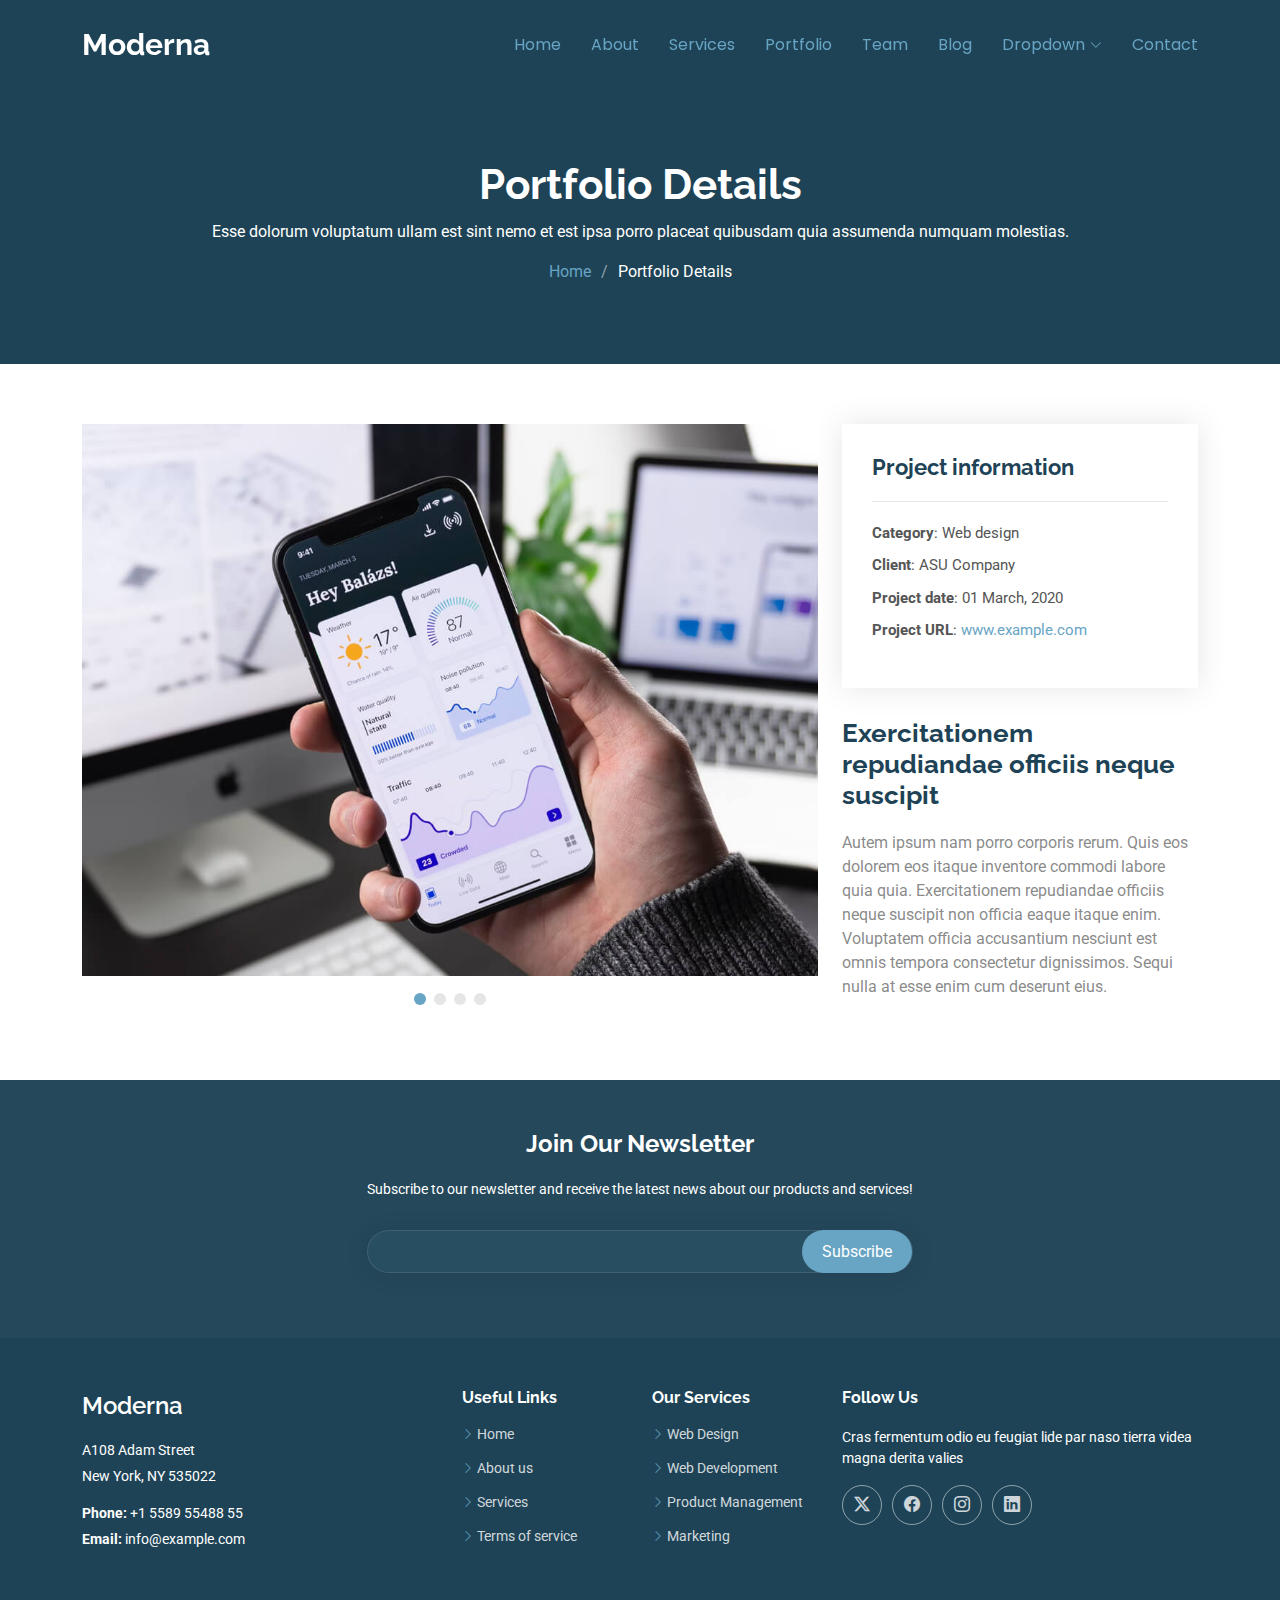
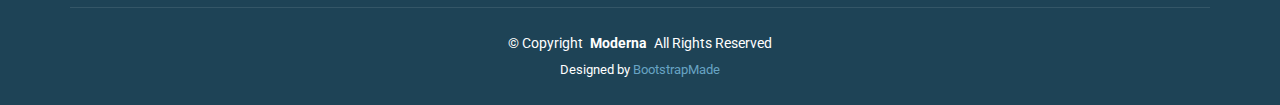
<file: portfolio-details.html>
<!DOCTYPE html>
<html lang="en">

<head>
  <meta charset="utf-8">
  <meta content="width=device-width, initial-scale=1.0" name="viewport">
  <title>Portfolio Details - Moderna Bootstrap Template</title>
  <meta name="description" content="">
  <meta name="keywords" content="">

  <!-- Favicons -->
  <link href="assets/img/favicon.png" rel="icon">
  <link href="assets/img/apple-touch-icon.png" rel="apple-touch-icon">

  <!-- Fonts -->
  <link href="https://fonts.googleapis.com" rel="preconnect">
  <link href="https://fonts.gstatic.com" rel="preconnect" crossorigin>
  <link href="https://fonts.googleapis.com/css2?family=Roboto:ital,wght@0,100;0,300;0,400;0,500;0,700;0,900;1,100;1,300;1,400;1,500;1,700;1,900&family=Poppins:ital,wght@0,100;0,200;0,300;0,400;0,500;0,600;0,700;0,800;0,900;1,100;1,200;1,300;1,400;1,500;1,600;1,700;1,800;1,900&family=Raleway:ital,wght@0,100;0,200;0,300;0,400;0,500;0,600;0,700;0,800;0,900;1,100;1,200;1,300;1,400;1,500;1,600;1,700;1,800;1,900&display=swap" rel="stylesheet">

  <!-- Vendor CSS Files -->
  <link href="assets/vendor/bootstrap/css/bootstrap.min.css" rel="stylesheet">
  <link href="assets/vendor/bootstrap-icons/bootstrap-icons.css" rel="stylesheet">
  <link href="assets/vendor/aos/aos.css" rel="stylesheet">
  <link href="assets/vendor/glightbox/css/glightbox.min.css" rel="stylesheet">
  <link href="assets/vendor/swiper/swiper-bundle.min.css" rel="stylesheet">

  <!-- Main CSS File -->
  <link href="assets/css/main.css" rel="stylesheet">

  <!-- =======================================================
  * Template Name: Moderna
  * Template URL: https://bootstrapmade.com/free-bootstrap-template-corporate-moderna/
  * Updated: Aug 07 2024 with Bootstrap v5.3.3
  * Author: BootstrapMade.com
  * License: https://bootstrapmade.com/license/
  ======================================================== -->
</head>

<body class="portfolio-details-page">

  <header id="header" class="header d-flex align-items-center fixed-top">
    <div class="container-fluid container-xl position-relative d-flex align-items-center justify-content-between">

      <a href="index.html" class="logo d-flex align-items-center">
        <!-- Uncomment the line below if you also wish to use an image logo -->
        <!-- <img src="assets/img/logo.png" alt=""> -->
        <h1 class="sitename">Moderna</h1>
      </a>

      <nav id="navmenu" class="navmenu">
        <ul>
          <li><a href="index.html">Home</a></li>
          <li><a href="about.html">About</a></li>
          <li><a href="services.html">Services</a></li>
          <li><a href="portfolio.html">Portfolio</a></li>
          <li><a href="team.html">Team</a></li>
          <li><a href="blog.html">Blog</a></li>
          <li class="dropdown"><a href="#"><span>Dropdown</span> <i class="bi bi-chevron-down toggle-dropdown"></i></a>
            <ul>
              <li><a href="#">Dropdown 1</a></li>
              <li class="dropdown"><a href="#"><span>Deep Dropdown</span> <i class="bi bi-chevron-down toggle-dropdown"></i></a>
                <ul>
                  <li><a href="#">Deep Dropdown 1</a></li>
                  <li><a href="#">Deep Dropdown 2</a></li>
                  <li><a href="#">Deep Dropdown 3</a></li>
                  <li><a href="#">Deep Dropdown 4</a></li>
                  <li><a href="#">Deep Dropdown 5</a></li>
                </ul>
              </li>
              <li><a href="#">Dropdown 2</a></li>
              <li><a href="#">Dropdown 3</a></li>
              <li><a href="#">Dropdown 4</a></li>
            </ul>
          </li>
          <li><a href="contact.html">Contact</a></li>
        </ul>
        <i class="mobile-nav-toggle d-xl-none bi bi-list"></i>
      </nav>

    </div>
  </header>

  <main class="main">

    <!-- Page Title -->
    <div class="page-title dark-background">
      <div class="container position-relative">
        <h1>Portfolio Details</h1>
        <p>Esse dolorum voluptatum ullam est sint nemo et est ipsa porro placeat quibusdam quia assumenda numquam molestias.</p>
        <nav class="breadcrumbs">
          <ol>
            <li><a href="index.html">Home</a></li>
            <li class="current">Portfolio Details</li>
          </ol>
        </nav>
      </div>
    </div><!-- End Page Title -->

    <!-- Portfolio Details Section -->
    <section id="portfolio-details" class="portfolio-details section">

      <div class="container" data-aos="fade-up" data-aos-delay="100">

        <div class="row gy-4">

          <div class="col-lg-8">
            <div class="portfolio-details-slider swiper init-swiper">

              <script type="application/json" class="swiper-config">
                {
                  "loop": true,
                  "speed": 600,
                  "autoplay": {
                    "delay": 5000
                  },
                  "slidesPerView": "auto",
                  "pagination": {
                    "el": ".swiper-pagination",
                    "type": "bullets",
                    "clickable": true
                  }
                }
              </script>

              <div class="swiper-wrapper align-items-center">

                <div class="swiper-slide">
                  <img src="assets/img/portfolio/app-1.jpg" alt="">
                </div>

                <div class="swiper-slide">
                  <img src="assets/img/portfolio/product-1.jpg" alt="">
                </div>

                <div class="swiper-slide">
                  <img src="assets/img/portfolio/branding-1.jpg" alt="">
                </div>

                <div class="swiper-slide">
                  <img src="assets/img/portfolio/books-1.jpg" alt="">
                </div>

              </div>
              <div class="swiper-pagination"></div>
            </div>
          </div>

          <div class="col-lg-4">
            <div class="portfolio-info" data-aos="fade-up" data-aos-delay="200">
              <h3>Project information</h3>
              <ul>
                <li><strong>Category</strong>: Web design</li>
                <li><strong>Client</strong>: ASU Company</li>
                <li><strong>Project date</strong>: 01 March, 2020</li>
                <li><strong>Project URL</strong>: <a href="#">www.example.com</a></li>
              </ul>
            </div>
            <div class="portfolio-description" data-aos="fade-up" data-aos-delay="300">
              <h2>Exercitationem repudiandae officiis neque suscipit</h2>
              <p>
                Autem ipsum nam porro corporis rerum. Quis eos dolorem eos itaque inventore commodi labore quia quia. Exercitationem repudiandae officiis neque suscipit non officia eaque itaque enim. Voluptatem officia accusantium nesciunt est omnis tempora consectetur dignissimos. Sequi nulla at esse enim cum deserunt eius.
              </p>
            </div>
          </div>

        </div>

      </div>

    </section><!-- /Portfolio Details Section -->

  </main>

  <footer id="footer" class="footer dark-background">

    <div class="footer-newsletter">
      <div class="container">
        <div class="row justify-content-center text-center">
          <div class="col-lg-6">
            <h4>Join Our Newsletter</h4>
            <p>Subscribe to our newsletter and receive the latest news about our products and services!</p>
            <form action="forms/newsletter.php" method="post" class="php-email-form">
              <div class="newsletter-form"><input type="email" name="email"><input type="submit" value="Subscribe"></div>
              <div class="loading">Loading</div>
              <div class="error-message"></div>
              <div class="sent-message">Your subscription request has been sent. Thank you!</div>
            </form>
          </div>
        </div>
      </div>
    </div>

    <div class="container footer-top">
      <div class="row gy-4">
        <div class="col-lg-4 col-md-6 footer-about">
          <a href="index.html" class="d-flex align-items-center">
            <span class="sitename">Moderna</span>
          </a>
          <div class="footer-contact pt-3">
            <p>A108 Adam Street</p>
            <p>New York, NY 535022</p>
            <p class="mt-3"><strong>Phone:</strong> <span>+1 5589 55488 55</span></p>
            <p><strong>Email:</strong> <span>info@example.com</span></p>
          </div>
        </div>

        <div class="col-lg-2 col-md-3 footer-links">
          <h4>Useful Links</h4>
          <ul>
            <li><i class="bi bi-chevron-right"></i> <a href="#">Home</a></li>
            <li><i class="bi bi-chevron-right"></i> <a href="#">About us</a></li>
            <li><i class="bi bi-chevron-right"></i> <a href="#">Services</a></li>
            <li><i class="bi bi-chevron-right"></i> <a href="#">Terms of service</a></li>
          </ul>
        </div>

        <div class="col-lg-2 col-md-3 footer-links">
          <h4>Our Services</h4>
          <ul>
            <li><i class="bi bi-chevron-right"></i> <a href="#">Web Design</a></li>
            <li><i class="bi bi-chevron-right"></i> <a href="#">Web Development</a></li>
            <li><i class="bi bi-chevron-right"></i> <a href="#">Product Management</a></li>
            <li><i class="bi bi-chevron-right"></i> <a href="#">Marketing</a></li>
          </ul>
        </div>

        <div class="col-lg-4 col-md-12">
          <h4>Follow Us</h4>
          <p>Cras fermentum odio eu feugiat lide par naso tierra videa magna derita valies</p>
          <div class="social-links d-flex">
            <a href=""><i class="bi bi-twitter-x"></i></a>
            <a href=""><i class="bi bi-facebook"></i></a>
            <a href=""><i class="bi bi-instagram"></i></a>
            <a href=""><i class="bi bi-linkedin"></i></a>
          </div>
        </div>

      </div>
    </div>

    <div class="container copyright text-center mt-4">
      <p>© <span>Copyright</span> <strong class="px-1 sitename">Moderna</strong> <span>All Rights Reserved</span></p>
      <div class="credits">
        <!-- All the links in the footer should remain intact. -->
        <!-- You can delete the links only if you've purchased the pro version. -->
        <!-- Licensing information: https://bootstrapmade.com/license/ -->
        <!-- Purchase the pro version with working PHP/AJAX contact form: [buy-url] -->
        Designed by <a href="https://bootstrapmade.com/">BootstrapMade</a>
      </div>
    </div>

  </footer>

  <!-- Scroll Top -->
  <a href="#" id="scroll-top" class="scroll-top d-flex align-items-center justify-content-center"><i class="bi bi-arrow-up-short"></i></a>

  <!-- Preloader -->
  <div id="preloader"></div>

  <!-- Vendor JS Files -->
  <script src="assets/vendor/bootstrap/js/bootstrap.bundle.min.js"></script>
  <script src="assets/vendor/php-email-form/validate.js"></script>
  <script src="assets/vendor/aos/aos.js"></script>
  <script src="assets/vendor/glightbox/js/glightbox.min.js"></script>
  <script src="assets/vendor/purecounter/purecounter_vanilla.js"></script>
  <script src="assets/vendor/swiper/swiper-bundle.min.js"></script>
  <script src="assets/vendor/waypoints/noframework.waypoints.js"></script>
  <script src="assets/vendor/imagesloaded/imagesloaded.pkgd.min.js"></script>
  <script src="assets/vendor/isotope-layout/isotope.pkgd.min.js"></script>

  <!-- Main JS File -->
  <script src="assets/js/main.js"></script>

</body>

</html>
</file>
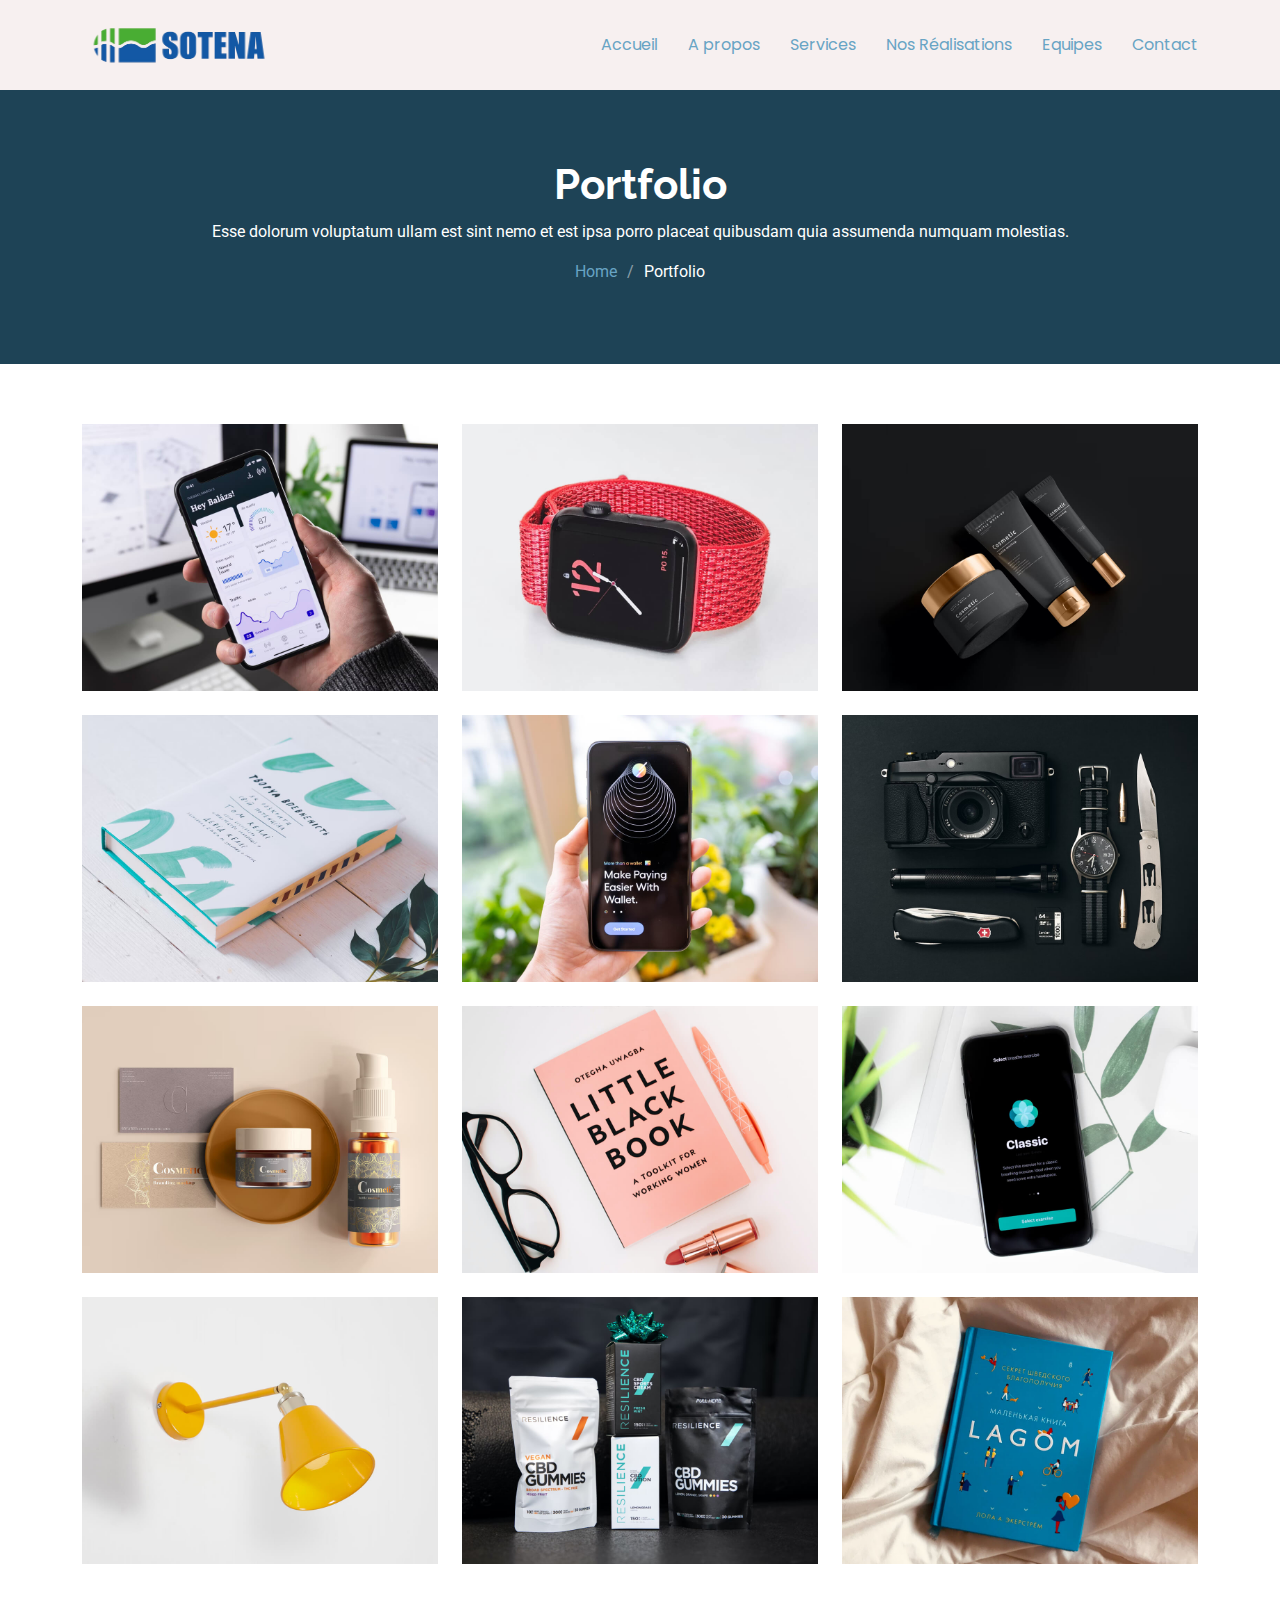
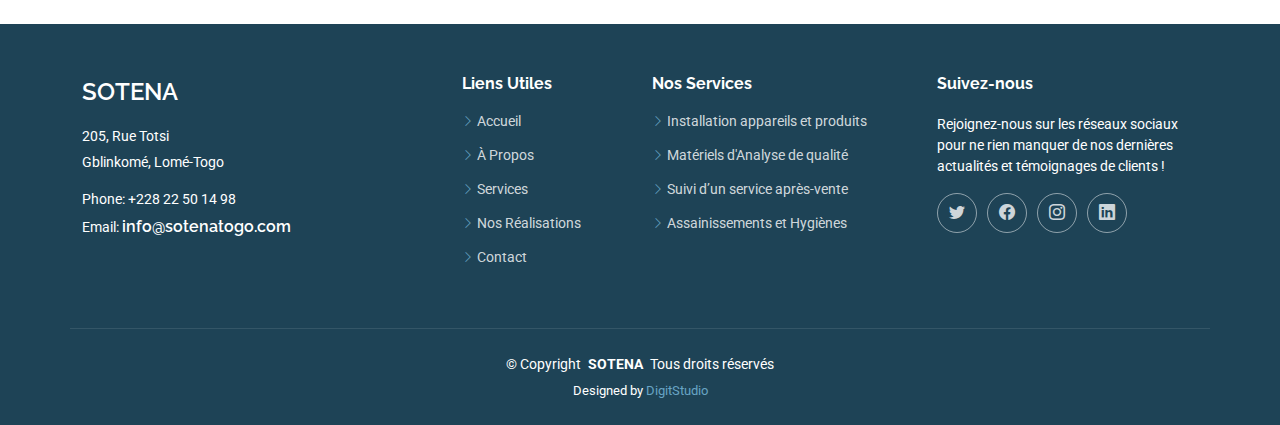
<file: portfolio.html>
<!DOCTYPE html>
<html lang="en">

<head>
  <meta charset="utf-8">
  <meta content="width=device-width, initial-scale=1.0" name="viewport">
  <title>SOTENA / Réalisations</title>
  <meta name="description" content="">
  <meta name="keywords" content="">

  <!-- Favicons -->
  <link href="assets/img/favicon.png" rel="icon">
  <link href="assets/img/apple-touch-icon.png" rel="apple-touch-icon">

  <!-- Fonts -->
  <link href="https://fonts.googleapis.com" rel="preconnect">
  <link href="https://fonts.gstatic.com" rel="preconnect" crossorigin>
  <link href="https://fonts.googleapis.com/css2?family=Roboto:ital,wght@0,100;0,300;0,400;0,500;0,700;0,900;1,100;1,300;1,400;1,500;1,700;1,900&family=Poppins:ital,wght@0,100;0,200;0,300;0,400;0,500;0,600;0,700;0,800;0,900;1,100;1,200;1,300;1,400;1,500;1,600;1,700;1,800;1,900&family=Raleway:ital,wght@0,100;0,200;0,300;0,400;0,500;0,600;0,700;0,800;0,900;1,100;1,200;1,300;1,400;1,500;1,600;1,700;1,800;1,900&display=swap" rel="stylesheet">

  <!-- Vendor CSS Files -->
  <link href="assets/vendor/bootstrap/css/bootstrap.min.css" rel="stylesheet">
  <link href="assets/vendor/bootstrap-icons/bootstrap-icons.css" rel="stylesheet">
  <link href="assets/vendor/aos/aos.css" rel="stylesheet">
  <link href="assets/vendor/glightbox/css/glightbox.min.css" rel="stylesheet">
  <link href="assets/vendor/swiper/swiper-bundle.min.css" rel="stylesheet">

  <!-- Main CSS File -->
  <link href="assets/css/main.css" rel="stylesheet">

  <!-- =======================================================
  * Template Name: Moderna
  * Template URL: https://bootstrapmade.com/free-bootstrap-template-corporate-moderna/
  * Updated: Aug 07 2024 with Bootstrap v5.3.3
  * Author: BootstrapMade.com
  * License: https://bootstrapmade.com/license/
  ======================================================== -->
</head>

<body class="portfolio-page">

  <header id="header" class="header d-flex align-items-center fixed-top" style="background-color: #f7f0f0;">
    <div class="container-fluid container-xl position-relative d-flex align-items-center justify-content-between">

      <a href="index.html" class="logo d-flex align-items-center">
        <!-- Uncomment the line below if you also wish to use an image logo -->
         <img src="assets/img/SOTENA2.png" alt=""> 
        <!--<h1 class="sitename">Moderna</h1> -->
      </a>

      <nav id="navmenu" class="navmenu">
        <ul>
          <li><a href="index.html">Accueil</a></li>
          <li><a href="about.html">A propos</a></li>
          <li><a href="services.html" >Services</a></li>
          <li><a href="portfolio.html" class="active">Nos Réalisations</a></li>
          <li><a href="team.html">Equipes</a></li>
          <!--<li><a href="blog.html">Blog</a></li>-->
          <!--<li class="dropdown"><a href="#"><span>Dropdown</span> <i class="bi bi-chevron-down toggle-dropdown"></i></a>
            <ul>
              <li><a href="#">Dropdown 1</a></li>
              <li class="dropdown"><a href="#"><span>Deep Dropdown</span> <i class="bi bi-chevron-down toggle-dropdown"></i></a>
                <ul>
                  <li><a href="#">Deep Dropdown 1</a></li>
                  <li><a href="#">Deep Dropdown 2</a></li>
                  <li><a href="#">Deep Dropdown 3</a></li>
                  <li><a href="#">Deep Dropdown 4</a></li>
                  <li><a href="#">Deep Dropdown 5</a></li>
                </ul>
              </li>
              <li><a href="#">Dropdown 2</a></li>
              <li><a href="#">Dropdown 3</a></li>
              <li><a href="#">Dropdown 4</a></li>
            </ul>
          </li> -->
          <li><a href="contact.html">Contact</a></li>
        </ul>
        <i class="mobile-nav-toggle d-xl-none bi bi-list"></i>
      </nav>

    </div>
  </header>

  <main class="main">

    <!-- Page Title -->
    <div class="page-title dark-background">
      <div class="container position-relative">
        <h1>Portfolio</h1>
        <p>Esse dolorum voluptatum ullam est sint nemo et est ipsa porro placeat quibusdam quia assumenda numquam molestias.</p>
        <nav class="breadcrumbs">
          <ol>
            <li><a href="index.html">Home</a></li>
            <li class="current">Portfolio</li>
          </ol>
        </nav>
      </div>
    </div><!-- End Page Title -->

    <!-- Portfolio Section -->
    <section id="portfolio" class="portfolio section">

      <div class="container">

        <div class="isotope-layout" data-default-filter="*" data-layout="masonry" data-sort="original-order">

          <!--<ul class="portfolio-filters isotope-filters" data-aos="fade-up" data-aos-delay="100">
            <li data-filter="*" class="filter-active">All</li>
            <li data-filter=".filter-app">App</li>
            <li data-filter=".filter-product">Product</li>
            <li data-filter=".filter-branding">Branding</li>
            <li data-filter=".filter-books">Books</li>
          </ul> End Portfolio Filters -->

          <div class="row gy-4 isotope-container" data-aos="fade-up" data-aos-delay="200">

            <div class="col-lg-4 col-md-6 portfolio-item isotope-item filter-app">
              <div class="portfolio-content h-100">
                <img src="assets/img/portfolio/app-1.jpg" class="img-fluid" alt="">
                <div class="portfolio-info">
                  <h4>App 1</h4>
                  <p>Lorem ipsum, dolor sit amet consectetur</p>
                  <a href="assets/img/portfolio/app-1.jpg" title="App 1" data-gallery="portfolio-gallery-app" class="glightbox preview-link"><i class="bi bi-zoom-in"></i></a>
                  <a href="portfolio-details.html" title="More Details" class="details-link"><i class="bi bi-link-45deg"></i></a>
                </div>
              </div>
            </div><!-- End Portfolio Item -->

            <div class="col-lg-4 col-md-6 portfolio-item isotope-item filter-product">
              <div class="portfolio-content h-100">
                <img src="assets/img/portfolio/product-1.jpg" class="img-fluid" alt="">
                <div class="portfolio-info">
                  <h4>Product 1</h4>
                  <p>Lorem ipsum, dolor sit amet consectetur</p>
                  <a href="assets/img/portfolio/product-1.jpg" title="Product 1" data-gallery="portfolio-gallery-product" class="glightbox preview-link"><i class="bi bi-zoom-in"></i></a>
                  <a href="portfolio-details.html" title="More Details" class="details-link"><i class="bi bi-link-45deg"></i></a>
                </div>
              </div>
            </div><!-- End Portfolio Item -->

            <div class="col-lg-4 col-md-6 portfolio-item isotope-item filter-branding">
              <div class="portfolio-content h-100">
                <img src="assets/img/portfolio/branding-1.jpg" class="img-fluid" alt="">
                <div class="portfolio-info">
                  <h4>Branding 1</h4>
                  <p>Lorem ipsum, dolor sit amet consectetur</p>
                  <a href="assets/img/portfolio/branding-1.jpg" title="Branding 1" data-gallery="portfolio-gallery-branding" class="glightbox preview-link"><i class="bi bi-zoom-in"></i></a>
                  <a href="portfolio-details.html" title="More Details" class="details-link"><i class="bi bi-link-45deg"></i></a>
                </div>
              </div>
            </div><!-- End Portfolio Item -->

            <div class="col-lg-4 col-md-6 portfolio-item isotope-item filter-books">
              <div class="portfolio-content h-100">
                <img src="assets/img/portfolio/books-1.jpg" class="img-fluid" alt="">
                <div class="portfolio-info">
                  <h4>Books 1</h4>
                  <p>Lorem ipsum, dolor sit amet consectetur</p>
                  <a href="assets/img/portfolio/books-1.jpg" title="Branding 1" data-gallery="portfolio-gallery-book" class="glightbox preview-link"><i class="bi bi-zoom-in"></i></a>
                  <a href="portfolio-details.html" title="More Details" class="details-link"><i class="bi bi-link-45deg"></i></a>
                </div>
              </div>
            </div><!-- End Portfolio Item -->

            <div class="col-lg-4 col-md-6 portfolio-item isotope-item filter-app">
              <div class="portfolio-content h-100">
                <img src="assets/img/portfolio/app-2.jpg" class="img-fluid" alt="">
                <div class="portfolio-info">
                  <h4>App 2</h4>
                  <p>Lorem ipsum, dolor sit amet consectetur</p>
                  <a href="assets/img/portfolio/app-2.jpg" title="App 2" data-gallery="portfolio-gallery-app" class="glightbox preview-link"><i class="bi bi-zoom-in"></i></a>
                  <a href="portfolio-details.html" title="More Details" class="details-link"><i class="bi bi-link-45deg"></i></a>
                </div>
              </div>
            </div><!-- End Portfolio Item -->

            <div class="col-lg-4 col-md-6 portfolio-item isotope-item filter-product">
              <div class="portfolio-content h-100">
                <img src="assets/img/portfolio/product-2.jpg" class="img-fluid" alt="">
                <div class="portfolio-info">
                  <h4>Product 2</h4>
                  <p>Lorem ipsum, dolor sit amet consectetur</p>
                  <a href="assets/img/portfolio/product-2.jpg" title="Product 2" data-gallery="portfolio-gallery-product" class="glightbox preview-link"><i class="bi bi-zoom-in"></i></a>
                  <a href="portfolio-details.html" title="More Details" class="details-link"><i class="bi bi-link-45deg"></i></a>
                </div>
              </div>
            </div><!-- End Portfolio Item -->

            <div class="col-lg-4 col-md-6 portfolio-item isotope-item filter-branding">
              <div class="portfolio-content h-100">
                <img src="assets/img/portfolio/branding-2.jpg" class="img-fluid" alt="">
                <div class="portfolio-info">
                  <h4>Branding 2</h4>
                  <p>Lorem ipsum, dolor sit amet consectetur</p>
                  <a href="assets/img/portfolio/branding-2.jpg" title="Branding 2" data-gallery="portfolio-gallery-branding" class="glightbox preview-link"><i class="bi bi-zoom-in"></i></a>
                  <a href="portfolio-details.html" title="More Details" class="details-link"><i class="bi bi-link-45deg"></i></a>
                </div>
              </div>
            </div><!-- End Portfolio Item -->

            <div class="col-lg-4 col-md-6 portfolio-item isotope-item filter-books">
              <div class="portfolio-content h-100">
                <img src="assets/img/portfolio/books-2.jpg" class="img-fluid" alt="">
                <div class="portfolio-info">
                  <h4>Books 2</h4>
                  <p>Lorem ipsum, dolor sit amet consectetur</p>
                  <a href="assets/img/portfolio/books-2.jpg" title="Branding 2" data-gallery="portfolio-gallery-book" class="glightbox preview-link"><i class="bi bi-zoom-in"></i></a>
                  <a href="portfolio-details.html" title="More Details" class="details-link"><i class="bi bi-link-45deg"></i></a>
                </div>
              </div>
            </div><!-- End Portfolio Item -->

            <div class="col-lg-4 col-md-6 portfolio-item isotope-item filter-app">
              <div class="portfolio-content h-100">
                <img src="assets/img/portfolio/app-3.jpg" class="img-fluid" alt="">
                <div class="portfolio-info">
                  <h4>App 3</h4>
                  <p>Lorem ipsum, dolor sit amet consectetur</p>
                  <a href="assets/img/portfolio/app-3.jpg" title="App 3" data-gallery="portfolio-gallery-app" class="glightbox preview-link"><i class="bi bi-zoom-in"></i></a>
                  <a href="portfolio-details.html" title="More Details" class="details-link"><i class="bi bi-link-45deg"></i></a>
                </div>
              </div>
            </div><!-- End Portfolio Item -->

            <div class="col-lg-4 col-md-6 portfolio-item isotope-item filter-product">
              <div class="portfolio-content h-100">
                <img src="assets/img/portfolio/product-3.jpg" class="img-fluid" alt="">
                <div class="portfolio-info">
                  <h4>Product 3</h4>
                  <p>Lorem ipsum, dolor sit amet consectetur</p>
                  <a href="assets/img/portfolio/product-3.jpg" title="Product 3" data-gallery="portfolio-gallery-product" class="glightbox preview-link"><i class="bi bi-zoom-in"></i></a>
                  <a href="portfolio-details.html" title="More Details" class="details-link"><i class="bi bi-link-45deg"></i></a>
                </div>
              </div>
            </div><!-- End Portfolio Item -->

            <div class="col-lg-4 col-md-6 portfolio-item isotope-item filter-branding">
              <div class="portfolio-content h-100">
                <img src="assets/img/portfolio/branding-3.jpg" class="img-fluid" alt="">
                <div class="portfolio-info">
                  <h4>Branding 3</h4>
                  <p>Lorem ipsum, dolor sit amet consectetur</p>
                  <a href="assets/img/portfolio/branding-3.jpg" title="Branding 2" data-gallery="portfolio-gallery-branding" class="glightbox preview-link"><i class="bi bi-zoom-in"></i></a>
                  <a href="portfolio-details.html" title="More Details" class="details-link"><i class="bi bi-link-45deg"></i></a>
                </div>
              </div>
            </div><!-- End Portfolio Item -->

            <div class="col-lg-4 col-md-6 portfolio-item isotope-item filter-books">
              <div class="portfolio-content h-100">
                <img src="assets/img/portfolio/books-3.jpg" class="img-fluid" alt="">
                <div class="portfolio-info">
                  <h4>Books 3</h4>
                  <p>Lorem ipsum, dolor sit amet consectetur</p>
                  <a href="assets/img/portfolio/books-3.jpg" title="Branding 3" data-gallery="portfolio-gallery-book" class="glightbox preview-link"><i class="bi bi-zoom-in"></i></a>
                  <a href="portfolio-details.html" title="More Details" class="details-link"><i class="bi bi-link-45deg"></i></a>
                </div>
              </div>
            </div><!-- End Portfolio Item -->

          </div><!-- End Portfolio Container -->

        </div>

      </div>

    </section><!-- /Portfolio Section -->

  </main>

  <footer id="footer" class="footer dark-background">


    <div class="container footer-top">
      <div class="row gy-4">
        <div class="col-lg-4 col-md-6 footer-about">
          <a href="index.html" class="d-flex align-items-center">

            

            <span class="sitename">SOTENA</span>
          </a>
          <div class="footer-contact pt-3">
            <p>205, Rue Totsi</p>
            <p>Gblinkomé, Lomé-Togo</p>
            <p class="mt-3">Phone: <span>+228 22 50 14 98</span></p>
            <p>Email: <a href="mailto:info@sotenatogo.com" class="fs-6 ">info@sotenatogo.com</a></p>
          </div>
        </div>

        <div class="col-lg-2 col-md-3 footer-links">
          <h4>Liens Utiles</h4>
          <ul>
            <li><i class="bi bi-chevron-right"></i> <a href="index.html">Accueil</a></li>
            <li><i class="bi bi-chevron-right"></i> <a href="about.html">À Propos</a></li>
            <li><i class="bi bi-chevron-right"></i> <a href="services.html">Services</a></li>
            <li><i class="bi bi-chevron-right"></i> <a href="portfolio.html">Nos Réalisations</a></li>
            <li><i class="bi bi-chevron-right"></i> <a href="contact.html">Contact</a></li>
          </ul>
        </div>

        <div class="col-lg-3 col-md-3 footer-links">
          <h4>Nos Services</h4>
          <ul>
            <li><i class="bi bi-chevron-right"></i> <a href="services.html">Installation appareils et produits</a></li>
            <li><i class="bi bi-chevron-right"></i> <a href="services.html">Matériels d'Analyse de qualité</a></li>
            <li><i class="bi bi-chevron-right"></i> <a href="services.html">Suivi d’un service après-vente</a></li>
            <li><i class="bi bi-chevron-right"></i> <a href="services.html">Assainissements et Hygiènes</a></li>
          </ul>
        </div>

        <div class="col-lg-3 col-md-12">
          <h4>Suivez-nous</h4>
          <p>Rejoignez-nous sur les réseaux sociaux pour ne rien manquer de nos dernières actualités et témoignages de clients !</p>
          <div class="social-links d-flex">
            <a href="" target="_blank"><i class="bi bi-twitter"></i></a>
            <a href="" target="_blank"><i class="bi bi-facebook"></i></a>
            <a href="" target="_blank"><i class="bi bi-instagram"></i></a>
            <a href="" target="_blank"><i class="bi bi-linkedin"></i></a>
          </div>
        </div>

      </div>
    </div>

    <div class="container copyright text-center mt-4">
      <p>© <span>Copyright</span> <strong class="px-1 sitename">SOTENA</strong> <span>Tous droits réservés</span></p>
      <div class="credits">
        <!-- All the links in the footer should remain intact. -->
        <!-- You can delete the links only if you've purchased the pro version. -->
        <!-- Licensing information: https://bootstrapmade.com/license/ -->
        <!-- Purchase the pro version with working PHP/AJAX contact form: [buy-url] -->
        Designed by <a href="https://digitstudio.tg/">DigitStudio</a>
      </div>
    </div>

  </footer>

  <!-- Scroll Top -->
  <a href="#" id="scroll-top" class="scroll-top d-flex align-items-center justify-content-center"><i class="bi bi-arrow-up-short"></i></a>

  <!-- Preloader -->
  <div id="preloader"></div>

  <!-- Vendor JS Files -->
  <script src="assets/vendor/bootstrap/js/bootstrap.bundle.min.js"></script>
  <script src="assets/vendor/php-email-form/validate.js"></script>
  <script src="assets/vendor/aos/aos.js"></script>
  <script src="assets/vendor/glightbox/js/glightbox.min.js"></script>
  <script src="assets/vendor/purecounter/purecounter_vanilla.js"></script>
  <script src="assets/vendor/swiper/swiper-bundle.min.js"></script>
  <script src="assets/vendor/waypoints/noframework.waypoints.js"></script>
  <script src="assets/vendor/imagesloaded/imagesloaded.pkgd.min.js"></script>
  <script src="assets/vendor/isotope-layout/isotope.pkgd.min.js"></script>

  <!-- Main JS File -->
  <script src="assets/js/main.js"></script>

</body>

</html>
</file>
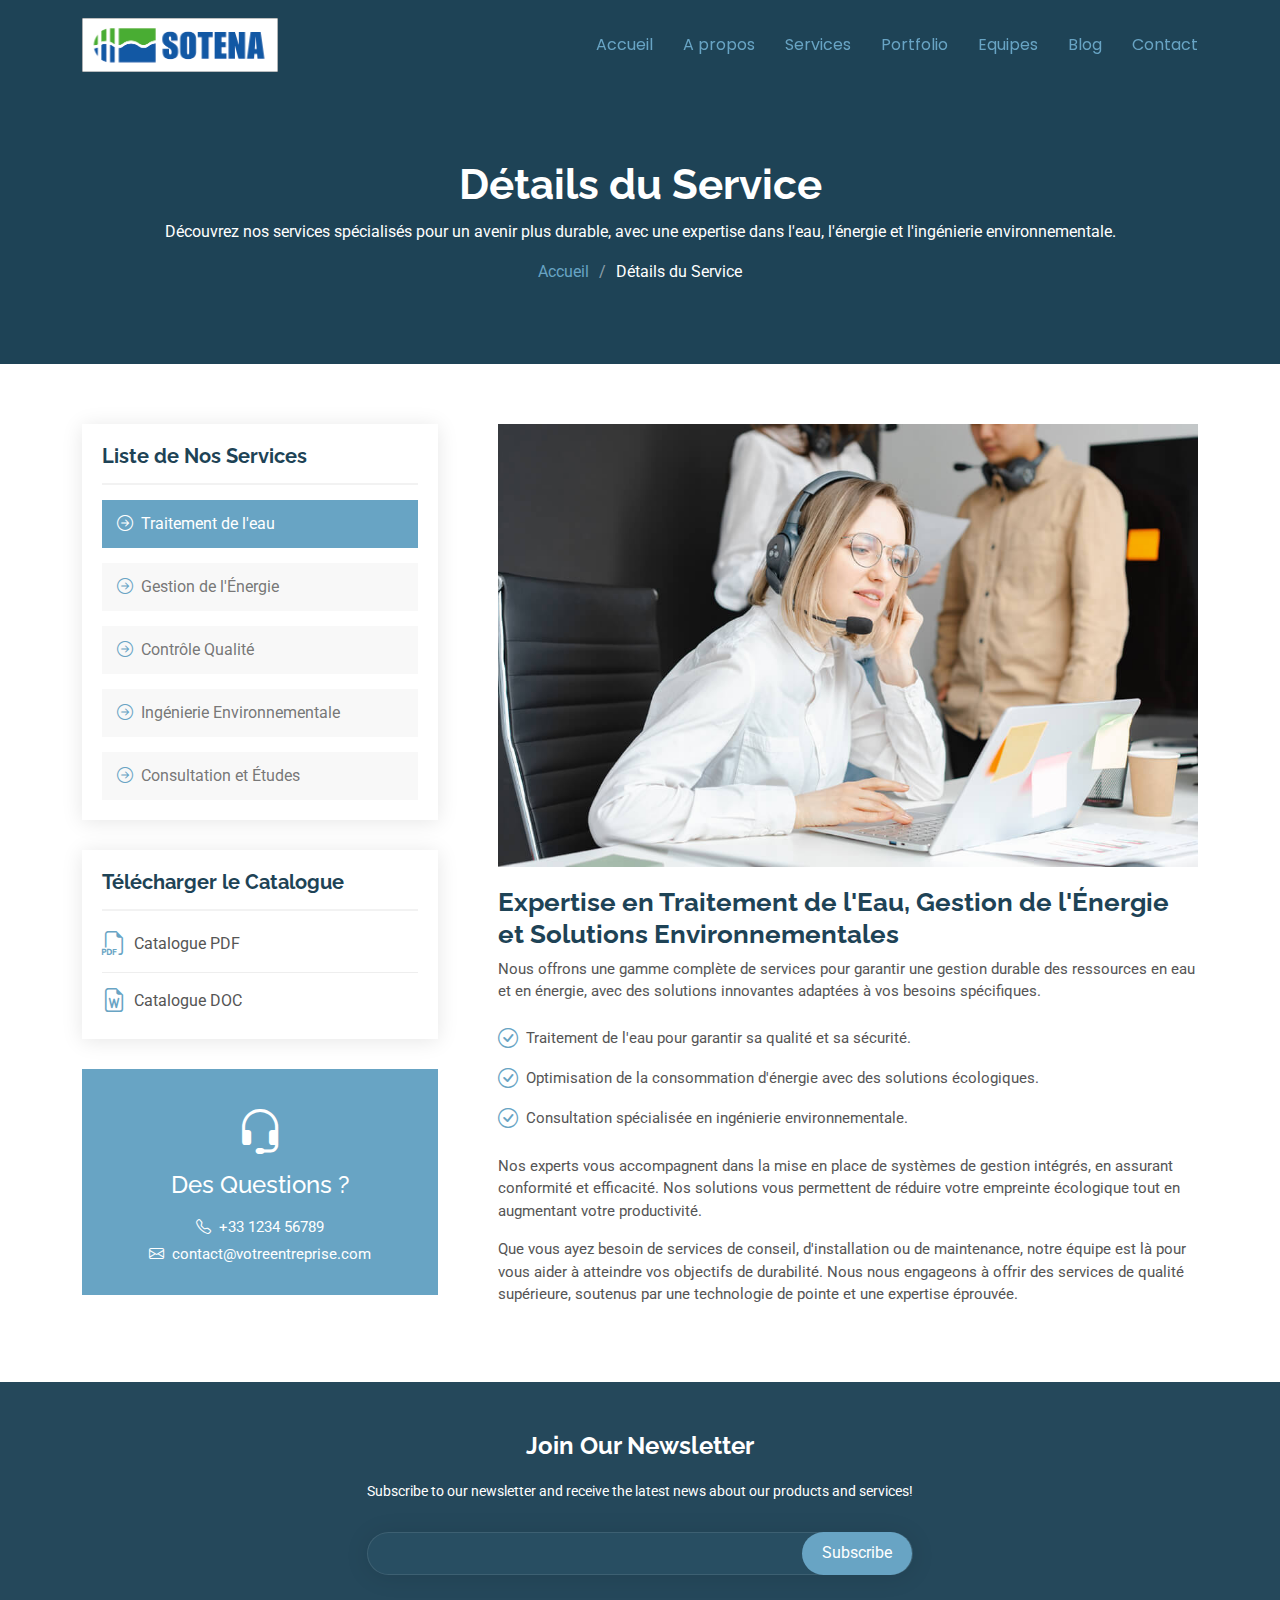
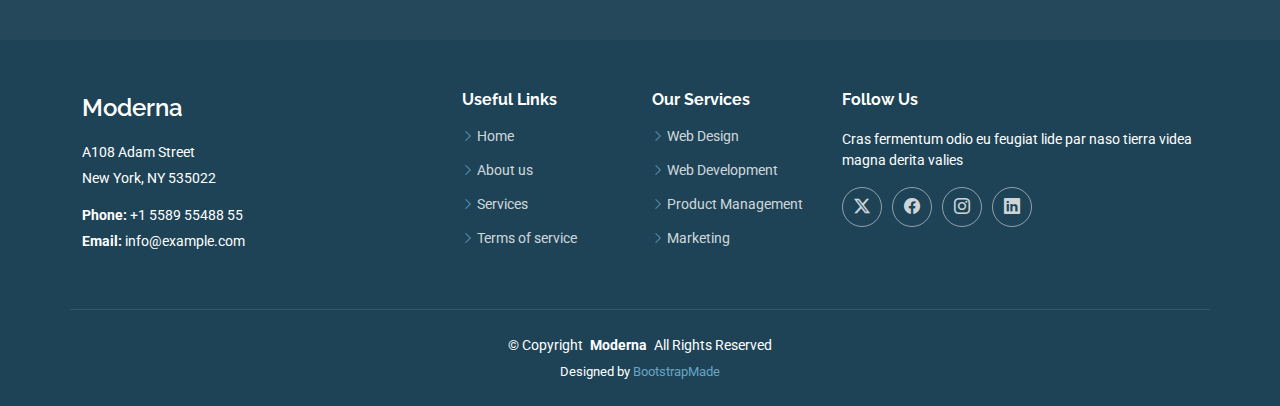
<file: service-details.html>
<!DOCTYPE html>
<html lang="en">

<head>
  <meta charset="utf-8">
  <meta content="width=device-width, initial-scale=1.0" name="viewport">
  <title>SOTENA / Service-Details</title>
  <meta name="description" content="">
  <meta name="keywords" content="">

  <!-- Favicons -->
  <link href="assets/img/favicon.png" rel="icon">
  <link href="assets/img/apple-touch-icon.png" rel="apple-touch-icon">

  <!-- Fonts -->
  <link href="https://fonts.googleapis.com" rel="preconnect">
  <link href="https://fonts.gstatic.com" rel="preconnect" crossorigin>
  <link href="https://fonts.googleapis.com/css2?family=Roboto:ital,wght@0,100;0,300;0,400;0,500;0,700;0,900;1,100;1,300;1,400;1,500;1,700;1,900&family=Poppins:ital,wght@0,100;0,200;0,300;0,400;0,500;0,600;0,700;0,800;0,900;1,100;1,200;1,300;1,400;1,500;1,600;1,700;1,800;1,900&family=Raleway:ital,wght@0,100;0,200;0,300;0,400;0,500;0,600;0,700;0,800;0,900;1,100;1,200;1,300;1,400;1,500;1,600;1,700;1,800;1,900&display=swap" rel="stylesheet">

  <!-- Vendor CSS Files -->
  <link href="assets/vendor/bootstrap/css/bootstrap.min.css" rel="stylesheet">
  <link href="assets/vendor/bootstrap-icons/bootstrap-icons.css" rel="stylesheet">
  <link href="assets/vendor/aos/aos.css" rel="stylesheet">
  <link href="assets/vendor/glightbox/css/glightbox.min.css" rel="stylesheet">
  <link href="assets/vendor/swiper/swiper-bundle.min.css" rel="stylesheet">

  <!-- Main CSS File -->
  <link href="assets/css/main.css" rel="stylesheet">

  <!-- =======================================================
  * Template Name: Moderna
  * Template URL: https://bootstrapmade.com/free-bootstrap-template-corporate-moderna/
  * Updated: Aug 07 2024 with Bootstrap v5.3.3
  * Author: BootstrapMade.com
  * License: https://bootstrapmade.com/license/
  ======================================================== -->
</head>

<body class="service-details-page">

  <header id="header" class="header d-flex align-items-center fixed-top">
    <div class="container-fluid container-xl position-relative d-flex align-items-center justify-content-between">

      <a href="index.html" class="logo d-flex align-items-center">
        <!-- Uncomment the line below if you also wish to use an image logo -->
         <img src="assets/img/SOTENA.png" alt=""> 
        <!--<h1 class="sitename">Moderna</h1> -->
      </a>

      <nav id="navmenu" class="navmenu">
        <ul>
          <li><a href="index.html">Accueil</a></li>
          <li><a href="about.html">A propos</a></li>
          <li><a href="services.html" class="active">Services</a></li>
          <li><a href="portfolio.html">Portfolio</a></li>
          <li><a href="team.html">Equipes</a></li>
          <li><a href="blog.html">Blog</a></li>
          <!--<li class="dropdown"><a href="#"><span>Dropdown</span> <i class="bi bi-chevron-down toggle-dropdown"></i></a>
            <ul>
              <li><a href="#">Dropdown 1</a></li>
              <li class="dropdown"><a href="#"><span>Deep Dropdown</span> <i class="bi bi-chevron-down toggle-dropdown"></i></a>
                <ul>
                  <li><a href="#">Deep Dropdown 1</a></li>
                  <li><a href="#">Deep Dropdown 2</a></li>
                  <li><a href="#">Deep Dropdown 3</a></li>
                  <li><a href="#">Deep Dropdown 4</a></li>
                  <li><a href="#">Deep Dropdown 5</a></li>
                </ul>
              </li>
              <li><a href="#">Dropdown 2</a></li>
              <li><a href="#">Dropdown 3</a></li>
              <li><a href="#">Dropdown 4</a></li>
            </ul>
          </li> -->
          <li><a href="contact.html">Contact</a></li>
        </ul>
        <i class="mobile-nav-toggle d-xl-none bi bi-list"></i>
      </nav>

    </div>
  </header>

  <main class="main">

    <!-- Page Title -->
    <div class="page-title dark-background">
      <div class="container position-relative">
        <h1>Détails du Service</h1>
        <p>Découvrez nos services spécialisés pour un avenir plus durable, avec une expertise dans l'eau, l'énergie et l'ingénierie environnementale.</p>
        <nav class="breadcrumbs">
          <ol>
            <li><a href="index.html">Accueil</a></li>
            <li class="current">Détails du Service</li>
          </ol>
        </nav>
      </div>
    </div><!-- End Page Title -->

    <!-- Service Details Section -->
    <section id="service-details" class="service-details section">

      <div class="container">

        <div class="row gy-5">

          <div class="col-lg-4" data-aos="fade-up" data-aos-delay="100">

            <div class="service-box">
              <h4>Liste de Nos Services</h4>
              <div class="services-list">
                <a href="#" class="active"><i class="bi bi-arrow-right-circle"></i><span>Traitement de l'eau</span></a>
                <a href="#"><i class="bi bi-arrow-right-circle"></i><span>Gestion de l'Énergie</span></a>
                <a href="#"><i class="bi bi-arrow-right-circle"></i><span>Contrôle Qualité</span></a>
                <a href="#"><i class="bi bi-arrow-right-circle"></i><span>Ingénierie Environnementale</span></a>
                <a href="#"><i class="bi bi-arrow-right-circle"></i><span>Consultation et Études</span></a>
              </div>
            </div><!-- End Services List -->

            <div class="service-box">
              <h4>Télécharger le Catalogue</h4>
              <div class="download-catalog">
                <a href="#"><i class="bi bi-filetype-pdf"></i><span>Catalogue PDF</span></a>
                <a href="#"><i class="bi bi-file-earmark-word"></i><span>Catalogue DOC</span></a>
              </div>
            </div><!-- End Download Catalog -->

            <div class="help-box d-flex flex-column justify-content-center align-items-center">
              <i class="bi bi-headset help-icon"></i>
              <h4>Des Questions ?</h4>
              <p class="d-flex align-items-center mt-2 mb-0"><i class="bi bi-telephone me-2"></i> <span>+33 1234 56789</span></p>
              <p class="d-flex align-items-center mt-1 mb-0"><i class="bi bi-envelope me-2"></i> <a href="mailto:contact@votreentreprise.com">contact@votreentreprise.com</a></p>
            </div>

          </div>

          <div class="col-lg-8 ps-lg-5" data-aos="fade-up" data-aos-delay="200">
            <img src="assets/img/services.jpg" alt="Service d'ingénierie" class="img-fluid services-img">
            <h3>Expertise en Traitement de l'Eau, Gestion de l'Énergie et Solutions Environnementales</h3>
            <p>
              Nous offrons une gamme complète de services pour garantir une gestion durable des ressources en eau et en énergie, avec des solutions innovantes adaptées à vos besoins spécifiques.
            </p>
            <ul>
              <li><i class="bi bi-check-circle"></i> <span>Traitement de l'eau pour garantir sa qualité et sa sécurité.</span></li>
              <li><i class="bi bi-check-circle"></i> <span>Optimisation de la consommation d'énergie avec des solutions écologiques.</span></li>
              <li><i class="bi bi-check-circle"></i> <span>Consultation spécialisée en ingénierie environnementale.</span></li>
            </ul>
            <p>
              Nos experts vous accompagnent dans la mise en place de systèmes de gestion intégrés, en assurant conformité et efficacité. Nos solutions vous permettent de réduire votre empreinte écologique tout en augmentant votre productivité.
            </p>
            <p>
              Que vous ayez besoin de services de conseil, d'installation ou de maintenance, notre équipe est là pour vous aider à atteindre vos objectifs de durabilité. Nous nous engageons à offrir des services de qualité supérieure, soutenus par une technologie de pointe et une expertise éprouvée.
            </p>
          </div>

        </div>

      </div>

    </section><!-- /Service Details Section -->

  </main>


  <footer id="footer" class="footer dark-background">

    <div class="footer-newsletter">
      <div class="container">
        <div class="row justify-content-center text-center">
          <div class="col-lg-6">
            <h4>Join Our Newsletter</h4>
            <p>Subscribe to our newsletter and receive the latest news about our products and services!</p>
            <form action="forms/newsletter.php" method="post" class="php-email-form">
              <div class="newsletter-form"><input type="email" name="email"><input type="submit" value="Subscribe"></div>
              <div class="loading">Loading</div>
              <div class="error-message"></div>
              <div class="sent-message">Your subscription request has been sent. Thank you!</div>
            </form>
          </div>
        </div>
      </div>
    </div>

    <div class="container footer-top">
      <div class="row gy-4">
        <div class="col-lg-4 col-md-6 footer-about">
          <a href="index.html" class="d-flex align-items-center">
            <span class="sitename">Moderna</span>
          </a>
          <div class="footer-contact pt-3">
            <p>A108 Adam Street</p>
            <p>New York, NY 535022</p>
            <p class="mt-3"><strong>Phone:</strong> <span>+1 5589 55488 55</span></p>
            <p><strong>Email:</strong> <span>info@example.com</span></p>
          </div>
        </div>

        <div class="col-lg-2 col-md-3 footer-links">
          <h4>Useful Links</h4>
          <ul>
            <li><i class="bi bi-chevron-right"></i> <a href="#">Home</a></li>
            <li><i class="bi bi-chevron-right"></i> <a href="#">About us</a></li>
            <li><i class="bi bi-chevron-right"></i> <a href="#">Services</a></li>
            <li><i class="bi bi-chevron-right"></i> <a href="#">Terms of service</a></li>
          </ul>
        </div>

        <div class="col-lg-2 col-md-3 footer-links">
          <h4>Our Services</h4>
          <ul>
            <li><i class="bi bi-chevron-right"></i> <a href="#">Web Design</a></li>
            <li><i class="bi bi-chevron-right"></i> <a href="#">Web Development</a></li>
            <li><i class="bi bi-chevron-right"></i> <a href="#">Product Management</a></li>
            <li><i class="bi bi-chevron-right"></i> <a href="#">Marketing</a></li>
          </ul>
        </div>

        <div class="col-lg-4 col-md-12">
          <h4>Follow Us</h4>
          <p>Cras fermentum odio eu feugiat lide par naso tierra videa magna derita valies</p>
          <div class="social-links d-flex">
            <a href=""><i class="bi bi-twitter-x"></i></a>
            <a href=""><i class="bi bi-facebook"></i></a>
            <a href=""><i class="bi bi-instagram"></i></a>
            <a href=""><i class="bi bi-linkedin"></i></a>
          </div>
        </div>

      </div>
    </div>

    <div class="container copyright text-center mt-4">
      <p>© <span>Copyright</span> <strong class="px-1 sitename">Moderna</strong> <span>All Rights Reserved</span></p>
      <div class="credits">
        <!-- All the links in the footer should remain intact. -->
        <!-- You can delete the links only if you've purchased the pro version. -->
        <!-- Licensing information: https://bootstrapmade.com/license/ -->
        <!-- Purchase the pro version with working PHP/AJAX contact form: [buy-url] -->
        Designed by <a href="https://bootstrapmade.com/">BootstrapMade</a>
      </div>
    </div>

  </footer>

  <!-- Scroll Top -->
  <a href="#" id="scroll-top" class="scroll-top d-flex align-items-center justify-content-center"><i class="bi bi-arrow-up-short"></i></a>

  <!-- Preloader -->
  <div id="preloader"></div>

  <!-- Vendor JS Files -->
  <script src="assets/vendor/bootstrap/js/bootstrap.bundle.min.js"></script>
  <script src="assets/vendor/php-email-form/validate.js"></script>
  <script src="assets/vendor/aos/aos.js"></script>
  <script src="assets/vendor/glightbox/js/glightbox.min.js"></script>
  <script src="assets/vendor/purecounter/purecounter_vanilla.js"></script>
  <script src="assets/vendor/swiper/swiper-bundle.min.js"></script>
  <script src="assets/vendor/waypoints/noframework.waypoints.js"></script>
  <script src="assets/vendor/imagesloaded/imagesloaded.pkgd.min.js"></script>
  <script src="assets/vendor/isotope-layout/isotope.pkgd.min.js"></script>

  <!-- Main JS File -->
  <script src="assets/js/main.js"></script>

</body>

</html>
</file>
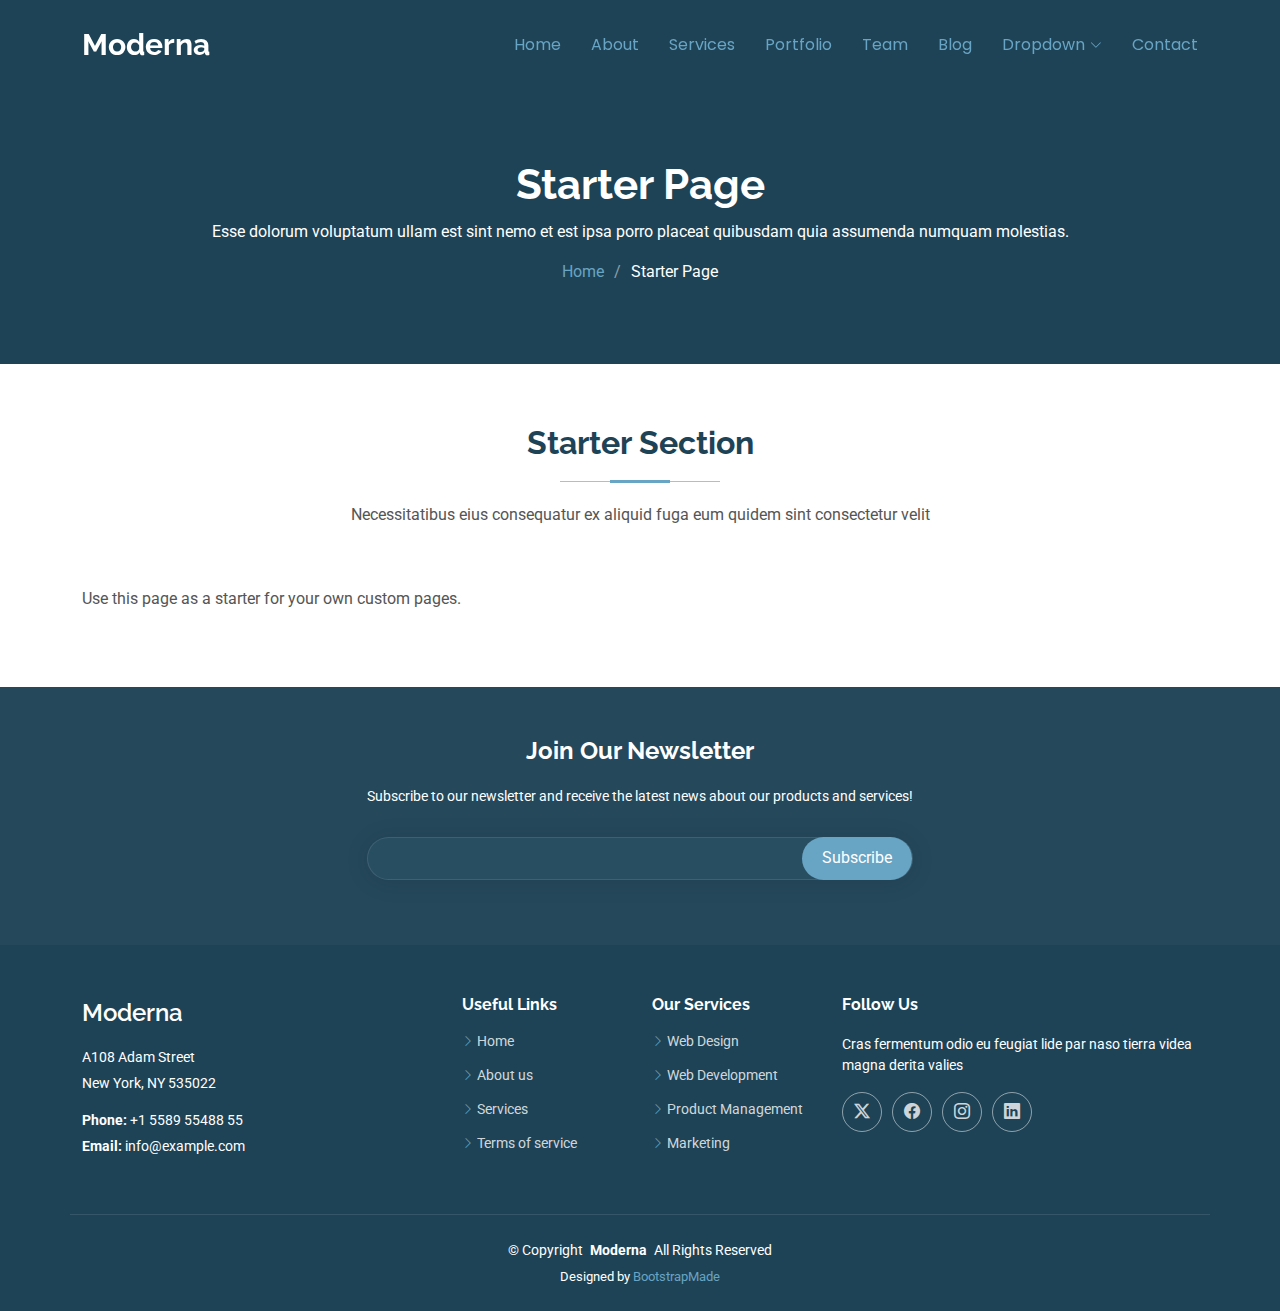
<file: starter-page.html>
<!DOCTYPE html>
<html lang="en">

<head>
  <meta charset="utf-8">
  <meta content="width=device-width, initial-scale=1.0" name="viewport">
  <title>Starter Page - Moderna Bootstrap Template</title>
  <meta name="description" content="">
  <meta name="keywords" content="">

  <!-- Favicons -->
  <link href="assets/img/favicon.png" rel="icon">
  <link href="assets/img/apple-touch-icon.png" rel="apple-touch-icon">

  <!-- Fonts -->
  <link href="https://fonts.googleapis.com" rel="preconnect">
  <link href="https://fonts.gstatic.com" rel="preconnect" crossorigin>
  <link href="https://fonts.googleapis.com/css2?family=Roboto:ital,wght@0,100;0,300;0,400;0,500;0,700;0,900;1,100;1,300;1,400;1,500;1,700;1,900&family=Poppins:ital,wght@0,100;0,200;0,300;0,400;0,500;0,600;0,700;0,800;0,900;1,100;1,200;1,300;1,400;1,500;1,600;1,700;1,800;1,900&family=Raleway:ital,wght@0,100;0,200;0,300;0,400;0,500;0,600;0,700;0,800;0,900;1,100;1,200;1,300;1,400;1,500;1,600;1,700;1,800;1,900&display=swap" rel="stylesheet">

  <!-- Vendor CSS Files -->
  <link href="assets/vendor/bootstrap/css/bootstrap.min.css" rel="stylesheet">
  <link href="assets/vendor/bootstrap-icons/bootstrap-icons.css" rel="stylesheet">
  <link href="assets/vendor/aos/aos.css" rel="stylesheet">
  <link href="assets/vendor/glightbox/css/glightbox.min.css" rel="stylesheet">
  <link href="assets/vendor/swiper/swiper-bundle.min.css" rel="stylesheet">

  <!-- Main CSS File -->
  <link href="assets/css/main.css" rel="stylesheet">

  <!-- =======================================================
  * Template Name: Moderna
  * Template URL: https://bootstrapmade.com/free-bootstrap-template-corporate-moderna/
  * Updated: Aug 07 2024 with Bootstrap v5.3.3
  * Author: BootstrapMade.com
  * License: https://bootstrapmade.com/license/
  ======================================================== -->
</head>

<body class="starter-page-page">

  <header id="header" class="header d-flex align-items-center fixed-top">
    <div class="container-fluid container-xl position-relative d-flex align-items-center justify-content-between">

      <a href="index.html" class="logo d-flex align-items-center">
        <!-- Uncomment the line below if you also wish to use an image logo -->
        <!-- <img src="assets/img/logo.png" alt=""> -->
        <h1 class="sitename">Moderna</h1>
      </a>

      <nav id="navmenu" class="navmenu">
        <ul>
          <li><a href="index.html">Home</a></li>
          <li><a href="about.html">About</a></li>
          <li><a href="services.html">Services</a></li>
          <li><a href="portfolio.html">Portfolio</a></li>
          <li><a href="team.html">Team</a></li>
          <li><a href="blog.html">Blog</a></li>
          <li class="dropdown"><a href="#"><span>Dropdown</span> <i class="bi bi-chevron-down toggle-dropdown"></i></a>
            <ul>
              <li><a href="#">Dropdown 1</a></li>
              <li class="dropdown"><a href="#"><span>Deep Dropdown</span> <i class="bi bi-chevron-down toggle-dropdown"></i></a>
                <ul>
                  <li><a href="#">Deep Dropdown 1</a></li>
                  <li><a href="#">Deep Dropdown 2</a></li>
                  <li><a href="#">Deep Dropdown 3</a></li>
                  <li><a href="#">Deep Dropdown 4</a></li>
                  <li><a href="#">Deep Dropdown 5</a></li>
                </ul>
              </li>
              <li><a href="#">Dropdown 2</a></li>
              <li><a href="#">Dropdown 3</a></li>
              <li><a href="#">Dropdown 4</a></li>
            </ul>
          </li>
          <li><a href="contact.html">Contact</a></li>
        </ul>
        <i class="mobile-nav-toggle d-xl-none bi bi-list"></i>
      </nav>

    </div>
  </header>

  <main class="main">

    <!-- Page Title -->
    <div class="page-title dark-background">
      <div class="container position-relative">
        <h1>Starter Page</h1>
        <p>Esse dolorum voluptatum ullam est sint nemo et est ipsa porro placeat quibusdam quia assumenda numquam molestias.</p>
        <nav class="breadcrumbs">
          <ol>
            <li><a href="index.html">Home</a></li>
            <li class="current">Starter Page</li>
          </ol>
        </nav>
      </div>
    </div><!-- End Page Title -->

    <!-- Starter Section Section -->
    <section id="starter-section" class="starter-section section">

      <!-- Section Title -->
      <div class="container section-title" data-aos="fade-up">
        <h2>Starter Section</h2>
        <p>Necessitatibus eius consequatur ex aliquid fuga eum quidem sint consectetur velit</p>
      </div><!-- End Section Title -->

      <div class="container" data-aos="fade-up">
        <p>Use this page as a starter for your own custom pages.</p>
      </div>

    </section><!-- /Starter Section Section -->

  </main>

  <footer id="footer" class="footer dark-background">

    <div class="footer-newsletter">
      <div class="container">
        <div class="row justify-content-center text-center">
          <div class="col-lg-6">
            <h4>Join Our Newsletter</h4>
            <p>Subscribe to our newsletter and receive the latest news about our products and services!</p>
            <form action="forms/newsletter.php" method="post" class="php-email-form">
              <div class="newsletter-form"><input type="email" name="email"><input type="submit" value="Subscribe"></div>
              <div class="loading">Loading</div>
              <div class="error-message"></div>
              <div class="sent-message">Your subscription request has been sent. Thank you!</div>
            </form>
          </div>
        </div>
      </div>
    </div>

    <div class="container footer-top">
      <div class="row gy-4">
        <div class="col-lg-4 col-md-6 footer-about">
          <a href="index.html" class="d-flex align-items-center">
            <span class="sitename">Moderna</span>
          </a>
          <div class="footer-contact pt-3">
            <p>A108 Adam Street</p>
            <p>New York, NY 535022</p>
            <p class="mt-3"><strong>Phone:</strong> <span>+1 5589 55488 55</span></p>
            <p><strong>Email:</strong> <span>info@example.com</span></p>
          </div>
        </div>

        <div class="col-lg-2 col-md-3 footer-links">
          <h4>Useful Links</h4>
          <ul>
            <li><i class="bi bi-chevron-right"></i> <a href="#">Home</a></li>
            <li><i class="bi bi-chevron-right"></i> <a href="#">About us</a></li>
            <li><i class="bi bi-chevron-right"></i> <a href="#">Services</a></li>
            <li><i class="bi bi-chevron-right"></i> <a href="#">Terms of service</a></li>
          </ul>
        </div>

        <div class="col-lg-2 col-md-3 footer-links">
          <h4>Our Services</h4>
          <ul>
            <li><i class="bi bi-chevron-right"></i> <a href="#">Web Design</a></li>
            <li><i class="bi bi-chevron-right"></i> <a href="#">Web Development</a></li>
            <li><i class="bi bi-chevron-right"></i> <a href="#">Product Management</a></li>
            <li><i class="bi bi-chevron-right"></i> <a href="#">Marketing</a></li>
          </ul>
        </div>

        <div class="col-lg-4 col-md-12">
          <h4>Follow Us</h4>
          <p>Cras fermentum odio eu feugiat lide par naso tierra videa magna derita valies</p>
          <div class="social-links d-flex">
            <a href=""><i class="bi bi-twitter-x"></i></a>
            <a href=""><i class="bi bi-facebook"></i></a>
            <a href=""><i class="bi bi-instagram"></i></a>
            <a href=""><i class="bi bi-linkedin"></i></a>
          </div>
        </div>

      </div>
    </div>

    <div class="container copyright text-center mt-4">
      <p>© <span>Copyright</span> <strong class="px-1 sitename">Moderna</strong> <span>All Rights Reserved</span></p>
      <div class="credits">
        <!-- All the links in the footer should remain intact. -->
        <!-- You can delete the links only if you've purchased the pro version. -->
        <!-- Licensing information: https://bootstrapmade.com/license/ -->
        <!-- Purchase the pro version with working PHP/AJAX contact form: [buy-url] -->
        Designed by <a href="https://bootstrapmade.com/">BootstrapMade</a>
      </div>
    </div>

  </footer>

  <!-- Scroll Top -->
  <a href="#" id="scroll-top" class="scroll-top d-flex align-items-center justify-content-center"><i class="bi bi-arrow-up-short"></i></a>

  <!-- Preloader -->
  <div id="preloader"></div>

  <!-- Vendor JS Files -->
  <script src="assets/vendor/bootstrap/js/bootstrap.bundle.min.js"></script>
  <script src="assets/vendor/php-email-form/validate.js"></script>
  <script src="assets/vendor/aos/aos.js"></script>
  <script src="assets/vendor/glightbox/js/glightbox.min.js"></script>
  <script src="assets/vendor/purecounter/purecounter_vanilla.js"></script>
  <script src="assets/vendor/swiper/swiper-bundle.min.js"></script>
  <script src="assets/vendor/waypoints/noframework.waypoints.js"></script>
  <script src="assets/vendor/imagesloaded/imagesloaded.pkgd.min.js"></script>
  <script src="assets/vendor/isotope-layout/isotope.pkgd.min.js"></script>

  <!-- Main JS File -->
  <script src="assets/js/main.js"></script>

</body>

</html>
</file>
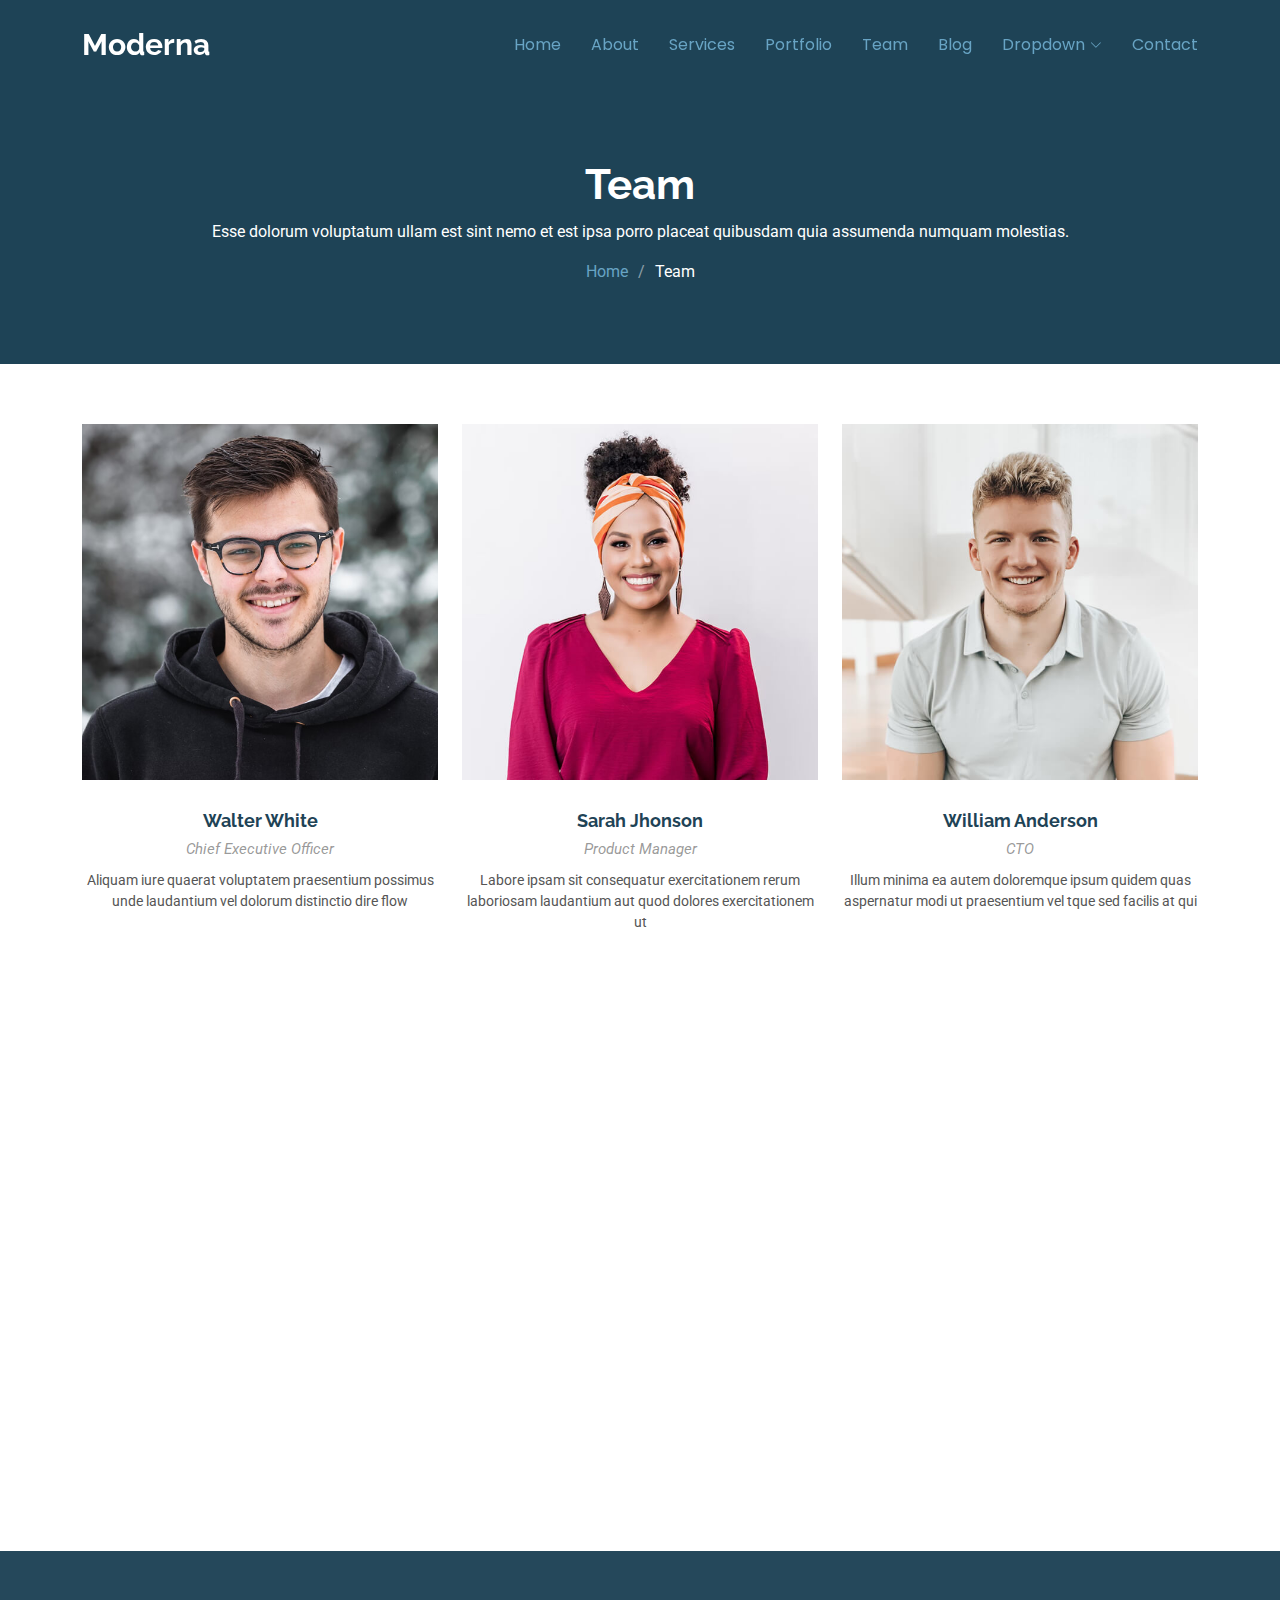
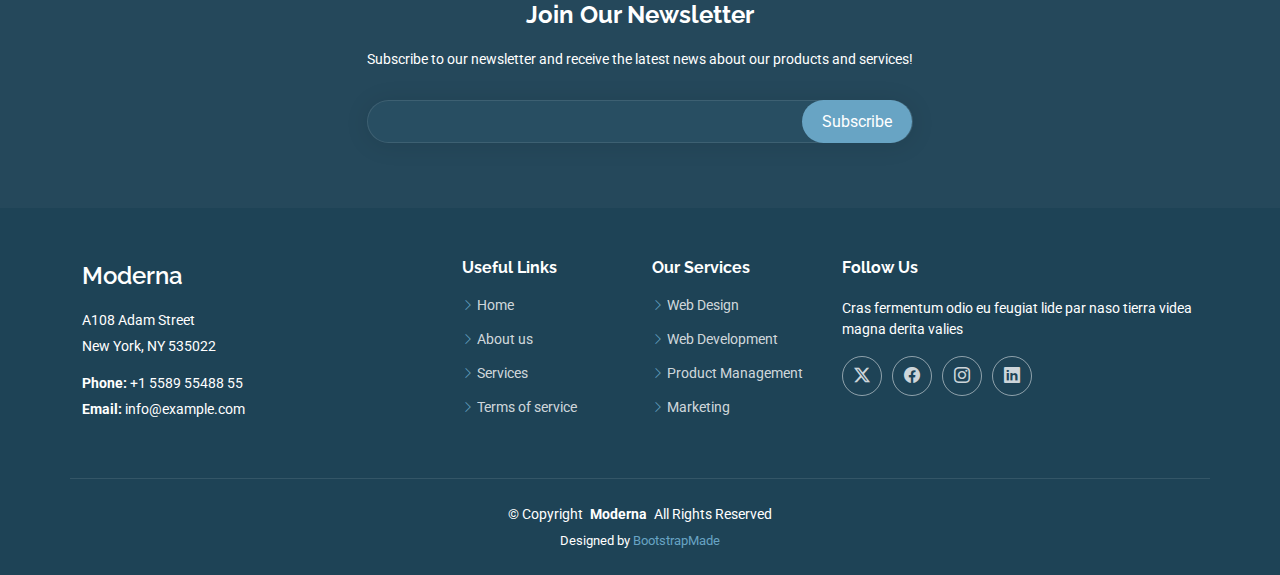
<file: team.html>
<!DOCTYPE html>
<html lang="en">

<head>
  <meta charset="utf-8">
  <meta content="width=device-width, initial-scale=1.0" name="viewport">
  <title>Team - Moderna Bootstrap Template</title>
  <meta name="description" content="">
  <meta name="keywords" content="">

  <!-- Favicons -->
  <link href="assets/img/favicon.png" rel="icon">
  <link href="assets/img/apple-touch-icon.png" rel="apple-touch-icon">

  <!-- Fonts -->
  <link href="https://fonts.googleapis.com" rel="preconnect">
  <link href="https://fonts.gstatic.com" rel="preconnect" crossorigin>
  <link href="https://fonts.googleapis.com/css2?family=Roboto:ital,wght@0,100;0,300;0,400;0,500;0,700;0,900;1,100;1,300;1,400;1,500;1,700;1,900&family=Poppins:ital,wght@0,100;0,200;0,300;0,400;0,500;0,600;0,700;0,800;0,900;1,100;1,200;1,300;1,400;1,500;1,600;1,700;1,800;1,900&family=Raleway:ital,wght@0,100;0,200;0,300;0,400;0,500;0,600;0,700;0,800;0,900;1,100;1,200;1,300;1,400;1,500;1,600;1,700;1,800;1,900&display=swap" rel="stylesheet">

  <!-- Vendor CSS Files -->
  <link href="assets/vendor/bootstrap/css/bootstrap.min.css" rel="stylesheet">
  <link href="assets/vendor/bootstrap-icons/bootstrap-icons.css" rel="stylesheet">
  <link href="assets/vendor/aos/aos.css" rel="stylesheet">
  <link href="assets/vendor/glightbox/css/glightbox.min.css" rel="stylesheet">
  <link href="assets/vendor/swiper/swiper-bundle.min.css" rel="stylesheet">

  <!-- Main CSS File -->
  <link href="assets/css/main.css" rel="stylesheet">

  <!-- =======================================================
  * Template Name: Moderna
  * Template URL: https://bootstrapmade.com/free-bootstrap-template-corporate-moderna/
  * Updated: Aug 07 2024 with Bootstrap v5.3.3
  * Author: BootstrapMade.com
  * License: https://bootstrapmade.com/license/
  ======================================================== -->
</head>

<body class="team-page">

  <header id="header" class="header d-flex align-items-center fixed-top">
    <div class="container-fluid container-xl position-relative d-flex align-items-center justify-content-between">

      <a href="index.html" class="logo d-flex align-items-center">
        <!-- Uncomment the line below if you also wish to use an image logo -->
        <!-- <img src="assets/img/logo.png" alt=""> -->
        <h1 class="sitename">Moderna</h1>
      </a>

      <nav id="navmenu" class="navmenu">
        <ul>
          <li><a href="index.html">Home</a></li>
          <li><a href="about.html">About</a></li>
          <li><a href="services.html">Services</a></li>
          <li><a href="portfolio.html">Portfolio</a></li>
          <li><a href="team.html" class="active">Team</a></li>
          <li><a href="blog.html">Blog</a></li>
          <li class="dropdown"><a href="#"><span>Dropdown</span> <i class="bi bi-chevron-down toggle-dropdown"></i></a>
            <ul>
              <li><a href="#">Dropdown 1</a></li>
              <li class="dropdown"><a href="#"><span>Deep Dropdown</span> <i class="bi bi-chevron-down toggle-dropdown"></i></a>
                <ul>
                  <li><a href="#">Deep Dropdown 1</a></li>
                  <li><a href="#">Deep Dropdown 2</a></li>
                  <li><a href="#">Deep Dropdown 3</a></li>
                  <li><a href="#">Deep Dropdown 4</a></li>
                  <li><a href="#">Deep Dropdown 5</a></li>
                </ul>
              </li>
              <li><a href="#">Dropdown 2</a></li>
              <li><a href="#">Dropdown 3</a></li>
              <li><a href="#">Dropdown 4</a></li>
            </ul>
          </li>
          <li><a href="contact.html">Contact</a></li>
        </ul>
        <i class="mobile-nav-toggle d-xl-none bi bi-list"></i>
      </nav>

    </div>
  </header>

  <main class="main">

    <!-- Page Title -->
    <div class="page-title dark-background">
      <div class="container position-relative">
        <h1>Team</h1>
        <p>Esse dolorum voluptatum ullam est sint nemo et est ipsa porro placeat quibusdam quia assumenda numquam molestias.</p>
        <nav class="breadcrumbs">
          <ol>
            <li><a href="index.html">Home</a></li>
            <li class="current">Team</li>
          </ol>
        </nav>
      </div>
    </div><!-- End Page Title -->

    <!-- Team Section -->
    <section id="team" class="team section">

      <div class="container">

        <div class="row gy-5">

          <div class="col-lg-4 col-md-6 member" data-aos="fade-up" data-aos-delay="100">
            <div class="member-img">
              <img src="assets/img/team/team-1.jpg" class="img-fluid" alt="">
              <div class="social">
                <a href="#"><i class="bi bi-twitter-x"></i></a>
                <a href="#"><i class="bi bi-facebook"></i></a>
                <a href="#"><i class="bi bi-instagram"></i></a>
                <a href="#"><i class="bi bi-linkedin"></i></a>
              </div>
            </div>
            <div class="member-info text-center">
              <h4>Walter White</h4>
              <span>Chief Executive Officer</span>
              <p>Aliquam iure quaerat voluptatem praesentium possimus unde laudantium vel dolorum distinctio dire flow</p>
            </div>
          </div><!-- End Team Member -->

          <div class="col-lg-4 col-md-6 member" data-aos="fade-up" data-aos-delay="200">
            <div class="member-img">
              <img src="assets/img/team/team-2.jpg" class="img-fluid" alt="">
              <div class="social">
                <a href="#"><i class="bi bi-twitter-x"></i></a>
                <a href="#"><i class="bi bi-facebook"></i></a>
                <a href="#"><i class="bi bi-instagram"></i></a>
                <a href="#"><i class="bi bi-linkedin"></i></a>
              </div>
            </div>
            <div class="member-info text-center">
              <h4>Sarah Jhonson</h4>
              <span>Product Manager</span>
              <p>Labore ipsam sit consequatur exercitationem rerum laboriosam laudantium aut quod dolores exercitationem ut</p>
            </div>
          </div><!-- End Team Member -->

          <div class="col-lg-4 col-md-6 member" data-aos="fade-up" data-aos-delay="300">
            <div class="member-img">
              <img src="assets/img/team/team-3.jpg" class="img-fluid" alt="">
              <div class="social">
                <a href="#"><i class="bi bi-twitter-x"></i></a>
                <a href="#"><i class="bi bi-facebook"></i></a>
                <a href="#"><i class="bi bi-instagram"></i></a>
                <a href="#"><i class="bi bi-linkedin"></i></a>
              </div>
            </div>
            <div class="member-info text-center">
              <h4>William Anderson</h4>
              <span>CTO</span>
              <p>Illum minima ea autem doloremque ipsum quidem quas aspernatur modi ut praesentium vel tque sed facilis at qui</p>
            </div>
          </div><!-- End Team Member -->

          <div class="col-lg-4 col-md-6 member" data-aos="fade-up" data-aos-delay="400">
            <div class="member-img">
              <img src="assets/img/team/team-4.jpg" class="img-fluid" alt="">
              <div class="social">
                <a href="#"><i class="bi bi-twitter-x"></i></a>
                <a href="#"><i class="bi bi-facebook"></i></a>
                <a href="#"><i class="bi bi-instagram"></i></a>
                <a href="#"><i class="bi bi-linkedin"></i></a>
              </div>
            </div>
            <div class="member-info text-center">
              <h4>Amanda Jepson</h4>
              <span>Accountant</span>
              <p>Magni voluptatem accusamus assumenda cum nisi aut qui dolorem voluptate sed et veniam quasi quam consectetur</p>
            </div>
          </div><!-- End Team Member -->

          <div class="col-lg-4 col-md-6 member" data-aos="fade-up" data-aos-delay="500">
            <div class="member-img">
              <img src="assets/img/team/team-5.jpg" class="img-fluid" alt="">
              <div class="social">
                <a href="#"><i class="bi bi-twitter-x"></i></a>
                <a href="#"><i class="bi bi-facebook"></i></a>
                <a href="#"><i class="bi bi-instagram"></i></a>
                <a href="#"><i class="bi bi-linkedin"></i></a>
              </div>
            </div>
            <div class="member-info text-center">
              <h4>Brian Doe</h4>
              <span>Marketing</span>
              <p>Qui consequuntur quos accusamus magnam quo est molestiae eius laboriosam sunt doloribus quia impedit laborum velit</p>
            </div>
          </div><!-- End Team Member -->

          <div class="col-lg-4 col-md-6 member" data-aos="fade-up" data-aos-delay="600">
            <div class="member-img">
              <img src="assets/img/team/team-6.jpg" class="img-fluid" alt="">
              <div class="social">
                <a href="#"><i class="bi bi-twitter-x"></i></a>
                <a href="#"><i class="bi bi-facebook"></i></a>
                <a href="#"><i class="bi bi-instagram"></i></a>
                <a href="#"><i class="bi bi-linkedin"></i></a>
              </div>
            </div>
            <div class="member-info text-center">
              <h4>Josepha Palas</h4>
              <span>Operation</span>
              <p>Sint sint eveniet explicabo amet consequatur nesciunt error enim rerum earum et omnis fugit eligendi cupiditate vel</p>
            </div>
          </div><!-- End Team Member -->

        </div>

      </div>

    </section><!-- /Team Section -->

  </main>

  <footer id="footer" class="footer dark-background">

    <div class="footer-newsletter">
      <div class="container">
        <div class="row justify-content-center text-center">
          <div class="col-lg-6">
            <h4>Join Our Newsletter</h4>
            <p>Subscribe to our newsletter and receive the latest news about our products and services!</p>
            <form action="forms/newsletter.php" method="post" class="php-email-form">
              <div class="newsletter-form"><input type="email" name="email"><input type="submit" value="Subscribe"></div>
              <div class="loading">Loading</div>
              <div class="error-message"></div>
              <div class="sent-message">Your subscription request has been sent. Thank you!</div>
            </form>
          </div>
        </div>
      </div>
    </div>

    <div class="container footer-top">
      <div class="row gy-4">
        <div class="col-lg-4 col-md-6 footer-about">
          <a href="index.html" class="d-flex align-items-center">
            <span class="sitename">Moderna</span>
          </a>
          <div class="footer-contact pt-3">
            <p>A108 Adam Street</p>
            <p>New York, NY 535022</p>
            <p class="mt-3"><strong>Phone:</strong> <span>+1 5589 55488 55</span></p>
            <p><strong>Email:</strong> <span>info@example.com</span></p>
          </div>
        </div>

        <div class="col-lg-2 col-md-3 footer-links">
          <h4>Useful Links</h4>
          <ul>
            <li><i class="bi bi-chevron-right"></i> <a href="#">Home</a></li>
            <li><i class="bi bi-chevron-right"></i> <a href="#">About us</a></li>
            <li><i class="bi bi-chevron-right"></i> <a href="#">Services</a></li>
            <li><i class="bi bi-chevron-right"></i> <a href="#">Terms of service</a></li>
          </ul>
        </div>

        <div class="col-lg-2 col-md-3 footer-links">
          <h4>Our Services</h4>
          <ul>
            <li><i class="bi bi-chevron-right"></i> <a href="#">Web Design</a></li>
            <li><i class="bi bi-chevron-right"></i> <a href="#">Web Development</a></li>
            <li><i class="bi bi-chevron-right"></i> <a href="#">Product Management</a></li>
            <li><i class="bi bi-chevron-right"></i> <a href="#">Marketing</a></li>
          </ul>
        </div>

        <div class="col-lg-4 col-md-12">
          <h4>Follow Us</h4>
          <p>Cras fermentum odio eu feugiat lide par naso tierra videa magna derita valies</p>
          <div class="social-links d-flex">
            <a href=""><i class="bi bi-twitter-x"></i></a>
            <a href=""><i class="bi bi-facebook"></i></a>
            <a href=""><i class="bi bi-instagram"></i></a>
            <a href=""><i class="bi bi-linkedin"></i></a>
          </div>
        </div>

      </div>
    </div>

    <div class="container copyright text-center mt-4">
      <p>© <span>Copyright</span> <strong class="px-1 sitename">Moderna</strong> <span>All Rights Reserved</span></p>
      <div class="credits">
        <!-- All the links in the footer should remain intact. -->
        <!-- You can delete the links only if you've purchased the pro version. -->
        <!-- Licensing information: https://bootstrapmade.com/license/ -->
        <!-- Purchase the pro version with working PHP/AJAX contact form: [buy-url] -->
        Designed by <a href="https://bootstrapmade.com/">BootstrapMade</a>
      </div>
    </div>

  </footer>

  <!-- Scroll Top -->
  <a href="#" id="scroll-top" class="scroll-top d-flex align-items-center justify-content-center"><i class="bi bi-arrow-up-short"></i></a>

  <!-- Preloader -->
  <div id="preloader"></div>

  <!-- Vendor JS Files -->
  <script src="assets/vendor/bootstrap/js/bootstrap.bundle.min.js"></script>
  <script src="assets/vendor/php-email-form/validate.js"></script>
  <script src="assets/vendor/aos/aos.js"></script>
  <script src="assets/vendor/glightbox/js/glightbox.min.js"></script>
  <script src="assets/vendor/purecounter/purecounter_vanilla.js"></script>
  <script src="assets/vendor/swiper/swiper-bundle.min.js"></script>
  <script src="assets/vendor/waypoints/noframework.waypoints.js"></script>
  <script src="assets/vendor/imagesloaded/imagesloaded.pkgd.min.js"></script>
  <script src="assets/vendor/isotope-layout/isotope.pkgd.min.js"></script>

  <!-- Main JS File -->
  <script src="assets/js/main.js"></script>

</body>

</html>
</file>
<file: assets/css/main.css>
/**
* Template Name: Moderna
* Template URL: https://bootstrapmade.com/free-bootstrap-template-corporate-moderna/
* Updated: Aug 07 2024 with Bootstrap v5.3.3
* Author: BootstrapMade.com
* License: https://bootstrapmade.com/license/
*/

/*--------------------------------------------------------------
# Font & Color Variables
# Help: https://bootstrapmade.com/color-system/
--------------------------------------------------------------*/
/* Fonts */
:root {
  --default-font: "Roboto",  system-ui, -apple-system, "Segoe UI", Roboto, "Helvetica Neue", Arial, "Noto Sans", "Liberation Sans", sans-serif, "Apple Color Emoji", "Segoe UI Emoji", "Segoe UI Symbol", "Noto Color Emoji";
  --heading-font: "Raleway",  sans-serif;
  --nav-font: "Poppins",  sans-serif;
}

/* Global Colors - The following color variables are used throughout the website. Updating them here will change the color scheme of the entire website */
:root { 
  --background-color: #ffffff; /* Background color for the entire website, including individual sections */
  --default-color: #555555; /* Default color used for the majority of the text content across the entire website */
  --heading-color: #1e4356; /* Color for headings, subheadings and title throughout the website */
  --accent-color: #68a4c4; /* Accent color that represents your brand on the website. It's used for buttons, links, and other elements that need to stand out */
  --surface-color: #ffffff; /* The surface color is used as a background of boxed elements within sections, such as cards, icon boxes, or other elements that require a visual separation from the global background. */
  --contrast-color: #ffffff; /* Contrast color for text, ensuring readability against backgrounds of accent, heading, or default colors. */
}

/* Nav Menu Colors - The following color variables are used specifically for the navigation menu. They are separate from the global colors to allow for more customization options */
:root {
  --nav-color: #1e4356; /* The default color of the main navmenu links */
  --nav-hover-color: #68a4c4; /* Applied to main navmenu links when they are hovered over or active */
  --nav-mobile-background-color: #ffffff; /* Used as the background color for mobile navigation menu */
  --nav-dropdown-background-color: #ffffff; /* Used as the background color for dropdown items that appear when hovering over primary navigation items */
  --nav-dropdown-color: #555555; /* Used for navigation links of the dropdown items in the navigation menu. */
  --nav-dropdown-hover-color: #68a4c4; /* Similar to --nav-hover-color, this color is applied to dropdown navigation links when they are hovered over. */
}

/* Color Presets - These classes override global colors when applied to any section or element, providing reuse of the sam color scheme. */

.light-background {
  --background-color: #f4f8fb;
  --surface-color: #ffffff;
}

.dark-background {
  --background-color: #1e4356;
  --default-color: #ffffff;
  --heading-color: #ffffff;
  --surface-color: #284e62;
  --contrast-color: #ffffff;
}

/* Smooth scroll */
:root {
  scroll-behavior: smooth;
}

/*--------------------------------------------------------------
# General Styling & Shared Classes
--------------------------------------------------------------*/
body {
  color: var(--default-color);
  background-color: var(--background-color);
  font-family: var(--default-font);
}

a {
  color: var(--accent-color);
  text-decoration: none;
  transition: 0.3s;
}

a:hover {
  color: color-mix(in srgb, var(--accent-color), transparent 25%);
  text-decoration: none;
}

h1,
h2,
h3,
h4,
h5,
h6 {
  color: var(--heading-color);
  font-family: var(--heading-font);
}

/* PHP Email Form Messages
------------------------------*/
.php-email-form .error-message {
  display: none;
  background: #df1529;
  color: #ffffff;
  text-align: left;
  padding: 15px;
  margin-bottom: 24px;
  font-weight: 600;
}

.php-email-form .sent-message {
  display: none;
  color: #ffffff;
  background: #059652;
  text-align: center;
  padding: 15px;
  margin-bottom: 24px;
  font-weight: 600;
}

.php-email-form .loading {
  display: none;
  background: var(--surface-color);
  text-align: center;
  padding: 15px;
  margin-bottom: 24px;
}

.php-email-form .loading:before {
  content: "";
  display: inline-block;
  border-radius: 50%;
  width: 24px;
  height: 24px;
  margin: 0 10px -6px 0;
  border: 3px solid var(--accent-color);
  border-top-color: var(--surface-color);
  animation: php-email-form-loading 1s linear infinite;
}

@keyframes php-email-form-loading {
  0% {
    transform: rotate(0deg);
  }

  100% {
    transform: rotate(360deg);
  }
}

/* Pulsating Play Button
------------------------------*/
.pulsating-play-btn {
  width: 94px;
  height: 94px;
  background: radial-gradient(var(--accent-color) 50%, color-mix(in srgb, var(--accent-color), transparent 75%) 52%);
  border-radius: 50%;
  display: block;
  position: relative;
  overflow: hidden;
}

.pulsating-play-btn:before {
  content: "";
  position: absolute;
  width: 120px;
  height: 120px;
  animation-delay: 0s;
  animation: pulsate-play-btn 2s;
  animation-direction: forwards;
  animation-iteration-count: infinite;
  animation-timing-function: steps;
  opacity: 1;
  border-radius: 50%;
  border: 5px solid color-mix(in srgb, var(--accent-color), transparent 30%);
  top: -15%;
  left: -15%;
  background: rgba(198, 16, 0, 0);
}

.pulsating-play-btn:after {
  content: "";
  position: absolute;
  left: 50%;
  top: 50%;
  transform: translateX(-40%) translateY(-50%);
  width: 0;
  height: 0;
  border-top: 10px solid transparent;
  border-bottom: 10px solid transparent;
  border-left: 15px solid #fff;
  z-index: 100;
  transition: all 400ms cubic-bezier(0.55, 0.055, 0.675, 0.19);
}

.pulsating-play-btn:hover:before {
  content: "";
  position: absolute;
  left: 50%;
  top: 50%;
  transform: translateX(-40%) translateY(-50%);
  width: 0;
  height: 0;
  border: none;
  border-top: 10px solid transparent;
  border-bottom: 10px solid transparent;
  border-left: 15px solid #fff;
  z-index: 200;
  animation: none;
  border-radius: 0;
}

.pulsating-play-btn:hover:after {
  border-left: 15px solid var(--accent-color);
  transform: scale(20);
}

@keyframes pulsate-play-btn {
  0% {
    transform: scale(0.6, 0.6);
    opacity: 1;
  }

  100% {
    transform: scale(1, 1);
    opacity: 0;
  }
}

/*--------------------------------------------------------------
# Global Header
--------------------------------------------------------------*/
.header {
  --background-color: rgba(255, 255, 255, 0); 
  --default-color: #ffffff;
  --heading-color: #ffffff;
  color: var(--default-color);
  background-color: var(--background-color);
  padding: 15px 0;
  transition: all 0.5s;
  z-index: 997;
}

.header .logo {
  line-height: 1;
  position: relative;
}

.header .logo img {
  max-height: 55px;
  margin-right: 8px;
}

.header .logo h1 {
  font-size: 30px;
  margin: 0;
  font-weight: 700;
  color: var(--heading-color);
}






/* Global Header on Scroll
------------------------------*/
/* Global Header on Scroll */
.scrolled .header {
  --background-color: #f7f0f0;
  
}




/*--------------------------------------------------------------
# Navigation Menu
--------------------------------------------------------------*/
/* Navmenu - Desktop */
@media (min-width: 1200px) {
  .navmenu {
    padding: 0;
  }

  .navmenu ul {
    margin: 0;
    padding: 0;
    display: flex;
    list-style: none;
    align-items: center;
  }

  .navmenu li {
    position: relative;
  }

  .navmenu a,
  .navmenu a:focus {
    padding: 18px 15px;
    font-size: 16px;
    font-family: var(--nav-font);
    font-weight: 400;
    display: flex;
    align-items: center;
    justify-content: space-between;
    white-space: nowrap;
    transition: 0.3s;
  }

  .navmenu a i,
  .navmenu a:focus i {
    font-size: 12px;
    line-height: 0;
    margin-left: 5px;
    transition: 0.3s;
  }

  .navmenu li:last-child a {
    padding-right: 0;
  }

  .navmenu li:hover>a,
  .navmenu .active,
  .navmenu .active:focus {
    color: var(--nav-hover-color);
  }

  .navmenu .dropdown ul {
    margin: 0;
    padding: 10px 0;
    background: var(--nav-dropdown-background-color);
    display: block;
    position: absolute;
    visibility: hidden;
    left: 14px;
    top: 130%;
    opacity: 0;
    transition: 0.3s;
    border-radius: 4px;
    z-index: 99;
    box-shadow: 0px 0px 30px rgba(0, 0, 0, 0.1);
  }

  .navmenu .dropdown ul li {
    min-width: 200px;
  }

  .navmenu .dropdown ul a {
    padding: 10px 20px;
    font-size: 15px;
    text-transform: none;
    color: var(--nav-dropdown-color);
  }

  .navmenu .dropdown ul a i {
    font-size: 12px;
  }

  .navmenu .dropdown ul a:hover,
  .navmenu .dropdown ul .active:hover,
  .navmenu .dropdown ul li:hover>a {
    color: var(--nav-dropdown-hover-color);
  }

  .navmenu .dropdown:hover>ul {
    opacity: 1;
    top: 100%;
    visibility: visible;
  }

  .navmenu .dropdown .dropdown ul {
    top: 0;
    left: -90%;
    visibility: hidden;
  }

  .navmenu .dropdown .dropdown:hover>ul {
    opacity: 1;
    top: 0;
    left: -100%;
    visibility: visible;
  }
}

/* Navmenu - Mobile */
@media (max-width: 1199px) {
  .mobile-nav-toggle {
    color: var(--nav-color);
    font-size: 28px;
    line-height: 0;
    margin-right: 10px;
    cursor: pointer;
    transition: color 0.3s;
  }

  .navmenu {
    padding: 0;
    z-index: 9997;
  }

  .navmenu ul {
    display: none;
    list-style: none;
    position: absolute;
    inset: 60px 20px 20px 20px;
    padding: 10px 0;
    margin: 0;
    border-radius: 6px;
    background-color: var(--nav-mobile-background-color);
    overflow-y: auto;
    transition: 0.3s;
    z-index: 9998;
    box-shadow: 0px 0px 30px rgba(0, 0, 0, 0.1);
  }

  .navmenu a,
  .navmenu a:focus {
    color: var(--nav-dropdown-color);
    padding: 10px 20px;
    font-family: var(--nav-font);
    font-size: 17px;
    font-weight: 500;
    display: flex;
    align-items: center;
    justify-content: space-between;
    white-space: nowrap;
    transition: 0.3s;
  }

  .navmenu a i,
  .navmenu a:focus i {
    font-size: 12px;
    line-height: 0;
    margin-left: 5px;
    width: 30px;
    height: 30px;
    display: flex;
    align-items: center;
    justify-content: center;
    border-radius: 50%;
    transition: 0.3s;
    background-color: color-mix(in srgb, var(--accent-color), transparent 90%);
  }

  .navmenu a i:hover,
  .navmenu a:focus i:hover {
    background-color: var(--accent-color);
    color: var(--contrast-color);
  }

  .navmenu a:hover,
  .navmenu .active,
  .navmenu .active:focus {
    color: var(--nav-dropdown-hover-color);
  }

  .navmenu .active i,
  .navmenu .active:focus i {
    background-color: var(--accent-color);
    color: var(--contrast-color);
    transform: rotate(180deg);
  }

  .navmenu .dropdown ul {
    position: static;
    display: none;
    z-index: 99;
    padding: 10px 0;
    margin: 10px 20px;
    background-color: var(--nav-dropdown-background-color);
    border: 1px solid color-mix(in srgb, var(--default-color), transparent 90%);
    box-shadow: none;
    transition: all 0.5s ease-in-out;
  }

  .navmenu .dropdown ul ul {
    background-color: rgba(33, 37, 41, 0.1);
  }

  .navmenu .dropdown>.dropdown-active {
    display: block;
    background-color: rgba(33, 37, 41, 0.03);
  }

  .mobile-nav-active {
    overflow: hidden;
  }

  .mobile-nav-active .mobile-nav-toggle {
    color: #fff;
    position: absolute;
    font-size: 32px;
    top: 15px;
    right: 15px;
    margin-right: 0;
    z-index: 9999;
  }

  .mobile-nav-active .navmenu {
    position: fixed;
    overflow: hidden;
    inset: 0;
    background: rgba(33, 37, 41, 0.8);
    transition: 0.3s;
  }

  .mobile-nav-active .navmenu>ul {
    display: block;
  }
}

/*--------------------------------------------------------------
# Global Footer
--------------------------------------------------------------*/
.footer {
  color: var(--default-color);
  background-color: var(--background-color);
  font-size: 14px;
  position: relative;
}

.footer .footer-newsletter {
  background-color: color-mix(in srgb, var(--default-color), transparent 97%);
  padding: 50px 0;
}

.footer .footer-newsletter h4 {
  font-size: 24px;
}

.footer .footer-newsletter .newsletter-form {
  margin-top: 30px;
  margin-bottom: 15px;
  padding: 6px 8px;
  position: relative;
  border-radius: 4px;
  background-color: var(--surface-color);
  border: 1px solid color-mix(in srgb, var(--default-color), transparent 90%);
  box-shadow: 0px 2px 25px rgba(0, 0, 0, 0.1);
  display: flex;
  transition: 0.3s;
  border-radius: 50px;
}

.footer .footer-newsletter .newsletter-form:focus-within {
  border-color: var(--accent-color);
}

.footer .footer-newsletter .newsletter-form input[type=email] {
  border: 0;
  padding: 4px;
  width: 100%;
  background-color: var(--surface-color);
  color: var(--default-color);
}

.footer .footer-newsletter .newsletter-form input[type=email]:focus-visible {
  outline: none;
}

.footer .footer-newsletter .newsletter-form input[type=submit] {
  border: 0;
  font-size: 16px;
  padding: 0 20px;
  margin: -7px -8px -7px 0;
  background: var(--accent-color);
  color: var(--contrast-color);
  transition: 0.3s;
  border-radius: 50px;
}

.footer .footer-newsletter .newsletter-form input[type=submit]:hover {
  background: color-mix(in srgb, var(--accent-color), transparent 20%);
}

.footer .footer-top {
  padding-top: 50px;
}

.footer .social-links a {
  display: flex;
  align-items: center;
  justify-content: center;
  width: 40px;
  height: 40px;
  border-radius: 50%;
  border: 1px solid color-mix(in srgb, var(--default-color), transparent 50%);
  font-size: 16px;
  color: color-mix(in srgb, var(--default-color), transparent 20%);
  margin-right: 10px;
  transition: 0.3s;
}

.footer .social-links a:hover {
  color: var(--accent-color);
  border-color: var(--accent-color);
}

.footer h4 {
  font-size: 16px;
  font-weight: bold;
  position: relative;
  padding-bottom: 12px;
}

.footer .footer-links {
  margin-bottom: 30px;
}

.footer .footer-links ul {
  list-style: none;
  padding: 0;
  margin: 0;
}

.footer .footer-links ul i {
  margin-right: 3px;
  font-size: 12px;
  line-height: 0;
  color: var(--accent-color);
}

.footer .footer-links ul li {
  padding: 10px 0;
  display: flex;
  align-items: center;
}

.footer .footer-links ul li:first-child {
  padding-top: 0;
}

.footer .footer-links ul a {
  display: inline-block;
  color: color-mix(in srgb, var(--default-color), transparent 20%);
  line-height: 1;
}

.footer .footer-links ul a:hover {
  color: var(--accent-color);
}

.footer .footer-about a {
  color: var(--heading-color);
  font-size: 24px;
  font-weight: 600;
  font-family: var(--heading-font);
}

.footer .footer-contact p {
  margin-bottom: 5px;
}

.footer .copyright {
  padding: 25px 0;
  border-top: 1px solid color-mix(in srgb, var(--default-color), transparent 90%);
}

.footer .copyright p {
  margin-bottom: 0;
}

.footer .credits {
  margin-top: 6px;
  font-size: 13px;
}

/*--------------------------------------------------------------
# Preloader
--------------------------------------------------------------*/
#preloader {
  position: fixed;
  inset: 0;
  z-index: 999999;
  overflow: hidden;
  background: var(--background-color);
  transition: all 0.6s ease-out;
}

#preloader:before {
  content: "";
  position: fixed;
  top: calc(50% - 30px);
  left: calc(50% - 30px);
  border: 6px solid #ffffff;
  border-color: var(--accent-color) transparent var(--accent-color) transparent;
  border-radius: 50%;
  width: 60px;
  height: 60px;
  animation: animate-preloader 1.5s linear infinite;
}

@keyframes animate-preloader {
  0% {
    transform: rotate(0deg);
  }

  100% {
    transform: rotate(360deg);
  }
}

/*--------------------------------------------------------------
# Scroll Top Button
--------------------------------------------------------------*/
.scroll-top {
  position: fixed;
  visibility: hidden;
  opacity: 0;
  right: 15px;
  bottom: 15px;
  z-index: 99999;
  background-color: var(--accent-color);
  width: 40px;
  height: 40px;
  border-radius: 4px;
  transition: all 0.4s;
}

.scroll-top i {
  font-size: 24px;
  color: var(--contrast-color);
  line-height: 0;
}

.scroll-top:hover {
  background-color: color-mix(in srgb, var(--accent-color), transparent 20%);
  color: var(--contrast-color);
}

.scroll-top.active {
  visibility: visible;
  opacity: 1;
}

/*--------------------------------------------------------------
# Disable aos animation delay on mobile devices
--------------------------------------------------------------*/
@media screen and (max-width: 768px) {
  [data-aos-delay] {
    transition-delay: 0 !important;
  }
}

/*--------------------------------------------------------------
# Global Page Titles & Breadcrumbs
--------------------------------------------------------------*/
.page-title {
  color: var(--default-color);
  background-color: var(--background-color);
  padding: 160px 0 80px 0;
  text-align: center;
  position: relative;
}

.page-title:before {
  content: "";
  background-color: color-mix(in srgb, var(--background-color), transparent 50%);
  position: absolute;
  inset: 0;
}

.page-title h1 {
  font-size: 42px;
  font-weight: 700;
  margin-bottom: 10px;
}

.page-title .breadcrumbs ol {
  display: flex;
  flex-wrap: wrap;
  list-style: none;
  justify-content: center;
  padding: 0;
  margin: 0;
  font-size: 16px;
  font-weight: 400;
}

.page-title .breadcrumbs ol li+li {
  padding-left: 10px;
}

.page-title .breadcrumbs ol li+li::before {
  content: "/";
  display: inline-block;
  padding-right: 10px;
  color: color-mix(in srgb, var(--default-color), transparent 50%);
}

/*--------------------------------------------------------------
# Global Sections
--------------------------------------------------------------*/
section,
.section {
  color: var(--default-color);
  background-color: var(--background-color);
  padding: 60px 0;
  scroll-margin-top: 90px;
  overflow: clip;
}

@media (max-width: 1199px) {

  section,
  .section {
    scroll-margin-top: 66px;
  }
}

/*--------------------------------------------------------------
# Global Section Titles
--------------------------------------------------------------*/
.section-title {
  text-align: center;
  padding-bottom: 60px;
  position: relative;
}

.section-title h2 {
  font-size: 32px;
  font-weight: 700;
  margin-bottom: 20px;
  padding-bottom: 20px;
  position: relative;
}

.section-title h2:before {
  content: "";
  position: absolute;
  display: block;
  width: 160px;
  height: 1px;
  background: color-mix(in srgb, var(--default-color), transparent 60%);
  left: 0;
  right: 0;
  bottom: 1px;
  margin: auto;
}

.section-title h2::after {
  content: "";
  position: absolute;
  display: block;
  width: 60px;
  height: 3px;
  background: var(--accent-color);
  left: 0;
  right: 0;
  bottom: 0;
  margin: auto;
}

.section-title p {
  margin-bottom: 0;
}

/*--------------------------------------------------------------
# Hero Section
--------------------------------------------------------------*/
.hero {
  width: 100%;
  min-height: 80vh;
  overflow: hidden;
  display: flex;
  align-items: center;
  position: relative;
  background-color: transparent;
}

.hero::after {
  content: "";
  position: absolute;
  left: 50%;
  top: 0;
  width: 130%;
  height: 95%;
  background: linear-gradient(to right, color-mix(in srgb, var(--background-color), transparent 90%), var(--background-color)), url("../img/hero-bg.jpg") center top no-repeat;
  background-size: cover;
  z-index: 0;
  border-radius: 0 0 50% 50%;
  transform: translateX(-50%) rotate(0deg);
}

.hero::before {
  content: "";
  position: absolute;
  left: 50%;
  top: 0;
  width: 130%;
  height: 96%;
  background: var(--background-color);
  opacity: 0.3;
  z-index: 0;
  border-radius: 0 0 50% 50%;
  transform: translateX(-50%) translateY(18px) rotate(2deg);
}

.hero img {
  position: absolute;
  inset: 0;
  display: block;
  width: 100%;
  height: 100%;
  object-fit: cover;
  z-index: 1;
}

.hero .carousel {
  position: relative;
  width: 100%;
  display: flex;
  align-items: center;
  z-index: 3;
}

.hero .carousel-container {
  display: flex;
  justify-content: center;
  align-items: center;
  flex-direction: column;
  text-align: center;
}

.hero h2 {
  margin-bottom: 30px;
  font-size: 48px;
  font-weight: 700;
  animation: fadeInDown 1s both;
  display: block;
}

.hero p {
  width: 80%;
  margin: 0 auto 30px auto;
  color: color-mix(in srgb, var(--default-color), transparent 20%);
  animation: fadeInDown 1s both 0.2s;
}

.hero .carousel-control-prev,
.hero .carousel-control-next {
  width: 10%;
}

.hero .carousel-control-next-icon,
.hero .carousel-control-prev-icon {
  background: none;
  font-size: 48px;
  line-height: 1;
  width: auto;
  height: auto;
}

.hero .btn-get-started {
  font-weight: 500;
  font-size: 14px;
  letter-spacing: 1px;
  display: inline-block;
  padding: 12px 32px;
  border-radius: 50px;
  transition: 0.5s;
  line-height: 1;
  margin: 10px;
  color: var(--default-color);
  animation: fadeInUp 1s both 0.4s;
  border: 2px solid var(--accent-color);
}

.hero .btn-get-started:hover {
  background: var(--accent-color);
  color: var(--contrast-color);
  text-decoration: none;
}

.hero .carousel-indicators {
  bottom: -60px;
}

.hero .carousel-indicators li {
  cursor: pointer;
  background: var(--default-color);
  overflow: hidden;
  border: 0;
  width: 12px;
  height: 12px;
  border-radius: 50px;
  opacity: 0.3;
  transition: 0.3s;
}

.hero .carousel-indicators li.active {
  opacity: 1;
  background: var(--accent-color);
}

@media (min-width: 1024px) {
  .hero p {
    width: 60%;
  }

  .hero .carousel-control-prev,
  .hero .carousel-control-next {
    width: 5%;
  }
}

@media (max-width: 768px),
(max-height: 700px) {
  .hero h2 {
    font-size: 28px;
  }
}

@keyframes fadeInUp {
  from {
    opacity: 0;
    transform: translate3d(0, 100%, 0);
  }

  to {
    opacity: 1;
    transform: translate3d(0, 0, 0);
  }
}

@keyframes fadeInDown {
  from {
    opacity: 0;
    transform: translate3d(0, -100%, 0);
  }

  to {
    opacity: 1;
    transform: translate3d(0, 0, 0);
  }
}

/*--------------------------------------------------------------
# Featured Services Section
--------------------------------------------------------------*/
.featured-services {
  --cyan-color: #0dcaf0;
  --orange-color: #fd7e14;
  --teal-color: #20c997;
  --red-color: #df1529;
}

.featured-services .service-item {
  background-color: var(--surface-color);
  box-shadow: 0px 5px 90px 0px rgba(0, 0, 0, 0.1);
  height: 100%;
  padding: 40px 30px;
  text-align: center;
  transition: 0.3s;
  border-radius: 5px;
  border: 1px solid transparent;
}

.featured-services .service-item .icon {
  margin: 0 auto;
  width: 64px;
  height: 64px;
  display: flex;
  border-radius: 50%;
  align-items: center;
  justify-content: center;
  transition: ease-in-out 0.3s;
  position: relative;
}

.featured-services .service-item .icon i {
  font-size: 28px;
  transition: 0.5s;
  position: relative;
}

.featured-services .service-item h3 {
  font-weight: 700;
  margin: 10px 0 15px 0;
  font-size: 22px;
}

.featured-services .service-item p {
  line-height: 24px;
  font-size: 14px;
  margin-bottom: 0;
}

.featured-services .service-item:hover {
  box-shadow: 0px 5px 35px 0px rgba(0, 0, 0, 0.1);
}

.featured-services .service-item.item-cyan .icon {
  background-color: color-mix(in srgb, var(--cyan-color) 10%, white 95%);
}

.featured-services .service-item.item-cyan .icon i {
  color: var(--cyan-color);
}

.featured-services .service-item.item-cyan:hover {
  border-color: var(--cyan-color);
}

.featured-services .service-item.item-cyan:hover .icon {
  background-color: var(--cyan-color);
}

.featured-services .service-item.item-cyan:hover .icon i {
  color: var(--contrast-color);
}

.featured-services .service-item.item-orange .icon {
  background-color: color-mix(in srgb, var(--orange-color) 10%, white 95%);
}

.featured-services .service-item.item-orange .icon i {
  color: var(--orange-color);
}

.featured-services .service-item.item-orange:hover {
  border-color: var(--orange-color);
}

.featured-services .service-item.item-orange:hover .icon {
  background-color: var(--orange-color);
}

.featured-services .service-item.item-orange:hover .icon i {
  color: var(--contrast-color);
}

.featured-services .service-item.item-teal .icon {
  background-color: color-mix(in srgb, var(--teal-color) 10%, white 95%);
}

.featured-services .service-item.item-teal .icon i {
  color: var(--teal-color);
}

.featured-services .service-item.item-teal:hover {
  border-color: var(--teal-color);
}

.featured-services .service-item.item-teal:hover .icon {
  background-color: var(--teal-color);
}

.featured-services .service-item.item-teal:hover .icon i {
  color: var(--contrast-color);
}

.featured-services .service-item.item-red .icon {
  background-color: color-mix(in srgb, var(--red-color) 10%, white 95%);
}

.featured-services .service-item.item-red .icon i {
  color: var(--red-color);
}

.featured-services .service-item.item-red:hover {
  border-color: var(--red-color);
}

.featured-services .service-item.item-red:hover .icon {
  background-color: var(--red-color);
}

.featured-services .service-item.item-red:hover .icon i {
  color: var(--contrast-color);
}

/*--------------------------------------------------------------
# About Section
--------------------------------------------------------------*/
.about .content h3 {
  font-size: 1.75rem;
  font-weight: 700;
}

.about .content ul {
  list-style: none;
  padding: 0;
}

.about .content ul li {
  padding: 10px 0 0 0;
  display: flex;
}

.about .content ul i {
  color: var(--accent-color);
  margin-right: 0.5rem;
  line-height: 1.2;
  font-size: 1.25rem;
}

.about .content p:last-child {
  margin-bottom: 0;
}

.about .pulsating-play-btn {
  position: absolute;
  left: calc(50% - 47px);
  top: calc(50% - 47px);
}

/*--------------------------------------------------------------
# Features Section
--------------------------------------------------------------*/
.features .features-item {
  color: color-mix(in srgb, var(--default-color), transparent 20%);
}

.features .features-item+.features-item {
  margin-top: 100px;
}

@media (max-width: 640px) {
  .features .features-item+.features-item {
    margin-top: 40px;
  }
}

.features .features-item h3 {
  font-weight: 700;
  font-size: 26px;
}

.features .features-item ul {
  list-style: none;
  padding: 0;
}

.features .features-item ul li {
  padding-bottom: 10px;
  display: flex;
  align-items: center;
}

.features .features-item ul li:last-child {
  padding-bottom: 0;
}

.features .features-item ul i {
  font-size: 20px;
  padding-right: 4px;
  color: var(--accent-color);
}

.features .features-item p:last-child {
  margin-bottom: 0;
}

/*--------------------------------------------------------------
# Stats Section
--------------------------------------------------------------*/
.stats .stats-item {
  padding: 30px;
  width: 100%;
}

.stats .stats-item span {
  font-size: 48px;
  display: block;
  color: var(--accent-color);
  font-weight: 700;
}

.stats .stats-item p {
  color: color-mix(in srgb, var(--default-color), transparent 40%);
  padding: 0;
  margin: 0;
  font-family: var(--heading-font);
  font-size: 15px;
  font-weight: 600;
}

/*--------------------------------------------------------------
# Clients Section
--------------------------------------------------------------*/
.clients .swiper {
  padding: 10px 0;
}

.clients .swiper-wrapper {
  height: auto;
}

.clients .swiper-slide img {
  transition: 0.3s;
}

.clients .swiper-slide img:hover {
  transform: scale(1.1);
}

/*--------------------------------------------------------------
# Skills Section
--------------------------------------------------------------*/
.skills .progress {
  height: 60px;
  display: block;
  background: none;
  border-radius: 0;
}

.skills .progress .skill {
  color: var(--heading-color);
  padding: 0;
  margin: 0 0 6px 0;
  text-transform: uppercase;
  display: block;
  font-weight: 600;
  font-family: var(--heading-font);
}

.skills .progress .skill .val {
  float: right;
  font-style: normal;
}

.skills .progress-bar-wrap {
  background: color-mix(in srgb, var(--default-color), transparent 90%);
  height: 10px;
}

.skills .progress-bar {
  width: 1px;
  height: 10px;
  transition: 0.9s;
  background-color: var(--accent-color);
}

/*--------------------------------------------------------------
# Testimonials Section
--------------------------------------------------------------*/
.testimonials .section-header {
  margin-bottom: 40px;
}

.testimonials .testimonials-carousel,
.testimonials .testimonials-slider {
  overflow: hidden;
}

.testimonials .testimonial-item {
  text-align: center;
}

.testimonials .testimonial-item .testimonial-img {
  width: 120px;
  border-radius: 50%;
  border: 4px solid var(--background-color);
  margin: 0 auto;
}

.testimonials .testimonial-item h3 {
  font-size: 20px;
  font-weight: bold;
  margin: 10px 0 5px 0;
}

.testimonials .testimonial-item h4 {
  font-size: 14px;
  color: color-mix(in srgb, var(--default-color), transparent 40%);
  margin: 0 0 15px 0;
}

.testimonials .testimonial-item .stars {
  margin-bottom: 15px;
}

.testimonials .testimonial-item .stars i {
  color: #ffc107;
  margin: 0 1px;
}

.testimonials .testimonial-item .quote-icon-left,
.testimonials .testimonial-item .quote-icon-right {
  color: color-mix(in srgb, var(--accent-color), transparent 50%);
  font-size: 26px;
  line-height: 0;
}

.testimonials .testimonial-item .quote-icon-left {
  display: inline-block;
  left: -5px;
  position: relative;
}

.testimonials .testimonial-item .quote-icon-right {
  display: inline-block;
  right: -5px;
  position: relative;
  top: 10px;
  transform: scale(-1, -1);
}

.testimonials .testimonial-item p {
  font-style: italic;
  margin: 0 auto 15px auto;
}

.testimonials .swiper-wrapper {
  height: auto;
}

.testimonials .swiper-pagination {
  margin-top: 20px;
  position: relative;
}

.testimonials .swiper-pagination .swiper-pagination-bullet {
  width: 12px;
  height: 12px;
  opacity: 1;
  background-color: color-mix(in srgb, var(--default-color), transparent 85%);
}

.testimonials .swiper-pagination .swiper-pagination-bullet-active {
  background-color: var(--accent-color);
}

@media (min-width: 992px) {
  .testimonials .testimonial-item p {
    width: 80%;
  }
}

/*--------------------------------------------------------------
# Portfolio Details Section
--------------------------------------------------------------*/
.portfolio-details .portfolio-details-slider img {
  width: 100%;
}

.portfolio-details .portfolio-details-slider .swiper-pagination {
  margin-top: 20px;
  position: relative;
}

.portfolio-details .portfolio-details-slider .swiper-pagination .swiper-pagination-bullet {
  width: 12px;
  height: 12px;
  background-color: color-mix(in srgb, var(--default-color), transparent 85%);
  opacity: 1;
}

.portfolio-details .portfolio-details-slider .swiper-pagination .swiper-pagination-bullet-active {
  background-color: var(--accent-color);
}

.portfolio-details .portfolio-info {
  background-color: var(--surface-color);
  padding: 30px;
  box-shadow: 0px 0 30px rgba(0, 0, 0, 0.1);
}

.portfolio-details .portfolio-info h3 {
  font-size: 22px;
  font-weight: 700;
  margin-bottom: 20px;
  padding-bottom: 20px;
  border-bottom: 1px solid color-mix(in srgb, var(--default-color), transparent 85%);
}

.portfolio-details .portfolio-info ul {
  list-style: none;
  padding: 0;
  font-size: 15px;
}

.portfolio-details .portfolio-info ul li+li {
  margin-top: 10px;
}

.portfolio-details .portfolio-description {
  padding-top: 30px;
}

.portfolio-details .portfolio-description h2 {
  font-size: 26px;
  font-weight: 700;
  margin-bottom: 20px;
}

.portfolio-details .portfolio-description p {
  padding: 0;
  color: color-mix(in srgb, var(--default-color), transparent 30%);
}

/*--------------------------------------------------------------
# Service Details Section
--------------------------------------------------------------*/
.service-details .service-box {
  background-color: var(--surface-color);
  padding: 20px;
  box-shadow: 0px 2px 20px rgba(0, 0, 0, 0.1);
}

.service-details .service-box+.service-box {
  margin-top: 30px;
}

.service-details .service-box h4 {
  font-size: 20px;
  font-weight: 700;
  border-bottom: 2px solid color-mix(in srgb, var(--default-color), transparent 92%);
  padding-bottom: 15px;
  margin-bottom: 15px;
}

.service-details .services-list {
  background-color: var(--surface-color);
}

.service-details .services-list a {
  color: color-mix(in srgb, var(--default-color), transparent 20%);
  background-color: color-mix(in srgb, var(--default-color), transparent 96%);
  display: flex;
  align-items: center;
  padding: 12px 15px;
  margin-top: 15px;
  transition: 0.3s;
}

.service-details .services-list a:first-child {
  margin-top: 0;
}

.service-details .services-list a i {
  font-size: 16px;
  margin-right: 8px;
  color: var(--accent-color);
}

.service-details .services-list a.active {
  color: var(--contrast-color);
  background-color: var(--accent-color);
}

.service-details .services-list a.active i {
  color: var(--contrast-color);
}

.service-details .services-list a:hover {
  background-color: color-mix(in srgb, var(--accent-color), transparent 95%);
  color: var(--accent-color);
}

.service-details .download-catalog a {
  color: var(--default-color);
  display: flex;
  align-items: center;
  padding: 10px 0;
  transition: 0.3s;
  border-top: 1px solid color-mix(in srgb, var(--default-color), transparent 90%);
}

.service-details .download-catalog a:first-child {
  border-top: 0;
  padding-top: 0;
}

.service-details .download-catalog a:last-child {
  padding-bottom: 0;
}

.service-details .download-catalog a i {
  font-size: 24px;
  margin-right: 8px;
  color: var(--accent-color);
}

.service-details .download-catalog a:hover {
  color: var(--accent-color);
}

.service-details .help-box {
  background-color: var(--accent-color);
  color: var(--contrast-color);
  margin-top: 30px;
  padding: 30px 15px;
}

.service-details .help-box .help-icon {
  font-size: 48px;
}

.service-details .help-box h4,
.service-details .help-box a {
  color: var(--contrast-color);
}

.service-details .services-img {
  margin-bottom: 20px;
}

.service-details h3 {
  font-size: 26px;
  font-weight: 700;
}

.service-details p {
  font-size: 15px;
}

.service-details ul {
  list-style: none;
  padding: 0;
  font-size: 15px;
}

.service-details ul li {
  padding: 5px 0;
  display: flex;
  align-items: center;
}

.service-details ul i {
  font-size: 20px;
  margin-right: 8px;
  color: var(--accent-color);
}

/*--------------------------------------------------------------
# Starter Section Section
--------------------------------------------------------------*/
.starter-section {
  /* Add your styles here */
}

/*--------------------------------------------------------------
# Services Section
--------------------------------------------------------------*/
.services .img {
  border-radius: 8px;
  overflow: hidden;
}

.services .img img {
  transition: 0.6s;
}

.services .details {
  background: color-mix(in srgb, var(--surface-color), transparent 5%);
  position: absolute;
  left: 20px;
  right: 20px;
  bottom: 20px;
  padding: 30px;
  transition: all ease-in-out 0.3s;
  text-align: center;
  border-radius: 8px;
  box-shadow: 0px 0 25px rgba(0, 0, 0, 0.1);
}

.services .details h3 {
  font-weight: 700;
  margin: 10px 0 15px 0;
  font-size: 22px;
  transition: ease-in-out 0.3s;
}

.services .details p {
  color: color-mix(in srgb, var(--default-color), transparent 10%);
  line-height: 24px;
  font-size: 14px;
  margin-bottom: 0;
}

.services .service-item:hover .details h3 {
  color: var(--accent-color);
}

.services .service-item:hover .img img {
  transform: scale(1.2);
}

/*--------------------------------------------------------------
# Pricing Section
--------------------------------------------------------------*/
.pricing .pricing-item {
  background-color: var(--surface-color);
  padding: 60px 40px;
  box-shadow: 0 3px 20px -2px rgba(0, 0, 0, 0.1);
  height: 100%;
  position: relative;
}

.pricing h3 {
  font-weight: 600;
  margin-bottom: 15px;
  font-size: 20px;
}

.pricing h4 {
  font-size: 48px;
  color: var(--accent-color);
  font-family: var(--heading-font);
  font-weight: 400;
}

.pricing h4 sup {
  font-size: 28px;
}

.pricing h4 span {
  color: color-mix(in srgb, var(--default-color), transparent 60%);
  font-size: 18px;
}

.pricing ul {
  padding: 20px 0;
  list-style: none;
  color: color-mix(in srgb, var(--default-color), transparent 30%);
  text-align: left;
  line-height: 20px;
}

.pricing ul li {
  padding: 10px 0;
  display: flex;
  align-items: center;
}

.pricing ul i {
  color: #059652;
  font-size: 24px;
  padding-right: 3px;
}

.pricing ul .na {
  color: color-mix(in srgb, var(--default-color), transparent 60%);
}

.pricing ul .na i {
  color: color-mix(in srgb, var(--default-color), transparent 60%);
}

.pricing ul .na span {
  text-decoration: line-through;
}

.pricing .buy-btn {
  color: color-mix(in srgb, var(--default-color), transparent 40%);
  background-color: var(--background-color);
  display: inline-block;
  padding: 8px 35px 10px 35px;
  border-radius: 4px;
  border: 1px solid color-mix(in srgb, var(--default-color), transparent 60%);
  transition: none;
  font-size: 16px;
  font-weight: 500;
  font-family: var(--heading-font);
  transition: 0.3s;
}

.pricing .buy-btn:hover {
  background: var(--accent-color);
  border-color: var(--accent-color);
  color: var(--contrast-color);
}

.pricing .featured {
  z-index: 10;
}

.pricing .featured .pricing-item {
  background: var(--accent-color);
}

@media (min-width: 992px) {
  .pricing .featured .pricing-item {
    transform: scale(1.02, 1.1);
  }
}

.pricing .featured h3,
.pricing .featured h4,
.pricing .featured h4 span,
.pricing .featured ul,
.pricing .featured ul .na,
.pricing .featured ul i,
.pricing .featured ul .na i {
  color: var(--contrast-color);
}

.pricing .featured .buy-btn {
  background: var(--accent-color);
  color: var(--contrast-color);
  border-color: var(--contrast-color);
}

.pricing .featured .buy-btn:hover {
  background: color-mix(in srgb, var(--background-color), transparent 92%);
}

/*--------------------------------------------------------------
# Portfolio Section
--------------------------------------------------------------*/
.portfolio .portfolio-filters {
  padding: 0;
  margin: 0 auto 20px auto;
  list-style: none;
  text-align: center;
}

.portfolio .portfolio-filters li {
  cursor: pointer;
  display: inline-block;
  padding: 0;
  font-size: 18px;
  font-weight: 500;
  margin: 0 10px;
  line-height: 1;
  margin-bottom: 5px;
  transition: all 0.3s ease-in-out;
}

.portfolio .portfolio-filters li:hover,
.portfolio .portfolio-filters li.filter-active {
  color: var(--accent-color);
}

.portfolio .portfolio-filters li:first-child {
  margin-left: 0;
}

.portfolio .portfolio-filters li:last-child {
  margin-right: 0;
}

@media (max-width: 575px) {
  .portfolio .portfolio-filters li {
    font-size: 14px;
    margin: 0 5px;
  }
}

.portfolio .portfolio-content {
  position: relative;
  overflow: hidden;
}

.portfolio .portfolio-content img {
  transition: 0.3s;
}

.portfolio .portfolio-content .portfolio-info {
  opacity: 0;
  position: absolute;
  inset: 0;
  z-index: 3;
  transition: all ease-in-out 0.3s;
  background: rgba(0, 0, 0, 0.6);
  padding: 15px;
}

.portfolio .portfolio-content .portfolio-info h4 {
  font-size: 14px;
  padding: 5px 10px;
  font-weight: 400;
  color: #ffffff;
  display: inline-block;
  background-color: var(--accent-color);
}

.portfolio .portfolio-content .portfolio-info p {
  position: absolute;
  bottom: 10px;
  text-align: center;
  display: inline-block;
  left: 0;
  right: 0;
  font-size: 16px;
  font-weight: 600;
  color: rgba(255, 255, 255, 0.8);
}

.portfolio .portfolio-content .portfolio-info .preview-link,
.portfolio .portfolio-content .portfolio-info .details-link {
  position: absolute;
  left: calc(50% - 40px);
  font-size: 26px;
  top: calc(50% - 14px);
  color: #fff;
  transition: 0.3s;
  line-height: 1.2;
}

.portfolio .portfolio-content .portfolio-info .preview-link:hover,
.portfolio .portfolio-content .portfolio-info .details-link:hover {
  color: var(--accent-color);
}

.portfolio .portfolio-content .portfolio-info .details-link {
  left: 50%;
  font-size: 34px;
  line-height: 0;
}

.portfolio .portfolio-content:hover .portfolio-info {
  opacity: 1;
}

.portfolio .portfolio-content:hover img {
  transform: scale(1.1);
}

/*--------------------------------------------------------------
# Team Section
--------------------------------------------------------------*/
.team .member {
  position: relative;
}

.team .member .member-img {
  overflow: hidden;
  position: relative;
}

@media (max-width: 1024px) {
  .team .member .member-img {
    margin: 0 60px;
  }
}

.team .member .member-img img {
  position: relative;
  z-index: 1;
}

.team .member .member-img .social {
  position: absolute;
  inset: 0;
  background-color: rgba(0, 0, 0, 0.6);
  display: flex;
  justify-content: center;
  align-items: center;
  z-index: 2;
  padding-bottom: 20px;
  transition: 0.3s;
  visibility: hidden;
  opacity: 0;
}

.team .member .member-img .social a {
  transition: 0.3s;
  color: var(--contrast-color);
  font-size: 20px;
  margin: 0 8px;
}

.team .member .member-img .social a:hover {
  color: var(--accent-color);
}

.team .member .member-info {
  margin-top: 30px;
}

.team .member .member-info h4 {
  font-weight: 700;
  margin-bottom: 6px;
  font-size: 18px;
}

.team .member .member-info span {
  font-style: italic;
  display: block;
  font-size: 15px;
  color: color-mix(in srgb, var(--default-color), transparent 40%);
  margin-bottom: 10px;
}

.team .member .member-info p {
  margin-bottom: 0;
  font-size: 14px;
}

.team .member:hover .member-img .social {
  padding-bottom: 0;
  visibility: visible;
  opacity: 1;
}

/*--------------------------------------------------------------
# Blog Posts Section
--------------------------------------------------------------*/
.blog-posts article {
  background-color: var(--surface-color);
  box-shadow: 0 4px 16px rgba(0, 0, 0, 0.1);
  padding: 30px;
  height: 100%;
  border-radius: 10px;
  overflow: hidden;
}

.blog-posts .post-img {
  max-height: 240px;
  margin: -30px -30px 15px -30px;
  overflow: hidden;
}

.blog-posts .post-category {
  font-size: 16px;
  color: color-mix(in srgb, var(--default-color), transparent 40%);
  margin-bottom: 10px;
}

.blog-posts .title {
  font-size: 20px;
  font-weight: 700;
  padding: 0;
  margin: 0 0 20px 0;
}

.blog-posts .title a {
  color: var(--heading-color);
  transition: 0.3s;
}

.blog-posts .title a:hover {
  color: var(--accent-color);
}

.blog-posts .post-author-img {
  width: 50px;
  border-radius: 50%;
  margin-right: 15px;
}

.blog-posts .post-author {
  font-weight: 600;
  margin-bottom: 5px;
}

.blog-posts .post-date {
  font-size: 14px;
  color: color-mix(in srgb, var(--default-color), transparent 40%);
  margin-bottom: 0;
}

/*--------------------------------------------------------------
# Blog Pagination Section
--------------------------------------------------------------*/
.blog-pagination {
  padding-top: 0;
  color: color-mix(in srgb, var(--default-color), transparent 40%);
}

.blog-pagination ul {
  display: flex;
  padding: 0;
  margin: 0;
  list-style: none;
}

.blog-pagination li {
  margin: 0 5px;
  transition: 0.3s;
}

.blog-pagination li a {
  color: var(--accent-color);
  display: flex;
  align-items: center;
  justify-content: center;
  width: 36px;
  height: 36px;
  border-radius: 50%;
  border: 1px solid var(--accent-color);
}

.blog-pagination li a.active,
.blog-pagination li a:hover {
  background: var(--accent-color);
  color: var(--contrast-color);
}

.blog-pagination li a.active a,
.blog-pagination li a:hover a {
  color: var(--contrast-color);
}

/*--------------------------------------------------------------
# Blog Details Section
--------------------------------------------------------------*/
.blog-details {
  padding-bottom: 30px;
}

.blog-details .article {
  background-color: var(--surface-color);
  padding: 30px;
  box-shadow: 0 4px 16px rgba(0, 0, 0, 0.1);
}

.blog-details .post-img {
  margin: -30px -30px 20px -30px;
  overflow: hidden;
}

.blog-details .title {
  color: var(--heading-color);
  font-size: 28px;
  font-weight: 700;
  padding: 0;
  margin: 30px 0;
}

.blog-details .content {
  margin-top: 20px;
}

.blog-details .content h3 {
  font-size: 22px;
  margin-top: 30px;
  font-weight: bold;
}

.blog-details .content blockquote {
  overflow: hidden;
  background-color: color-mix(in srgb, var(--default-color), transparent 95%);
  padding: 60px;
  position: relative;
  text-align: center;
  margin: 20px 0;
}

.blog-details .content blockquote p {
  color: var(--default-color);
  line-height: 1.6;
  margin-bottom: 0;
  font-style: italic;
  font-weight: 500;
  font-size: 22px;
}

.blog-details .content blockquote:after {
  content: "";
  position: absolute;
  left: 0;
  top: 0;
  bottom: 0;
  width: 3px;
  background-color: var(--accent-color);
  margin-top: 20px;
  margin-bottom: 20px;
}

.blog-details .meta-top {
  margin-top: 20px;
  color: color-mix(in srgb, var(--default-color), transparent 40%);
}

.blog-details .meta-top ul {
  display: flex;
  flex-wrap: wrap;
  list-style: none;
  align-items: center;
  padding: 0;
  margin: 0;
}

.blog-details .meta-top ul li+li {
  padding-left: 20px;
}

.blog-details .meta-top i {
  font-size: 16px;
  margin-right: 8px;
  line-height: 0;
  color: color-mix(in srgb, var(--default-color), transparent 40%);
}

.blog-details .meta-top a {
  color: color-mix(in srgb, var(--default-color), transparent 40%);
  font-size: 14px;
  display: inline-block;
  line-height: 1;
}

.blog-details .meta-bottom {
  padding-top: 10px;
  border-top: 1px solid color-mix(in srgb, var(--default-color), transparent 90%);
}

.blog-details .meta-bottom i {
  color: color-mix(in srgb, var(--default-color), transparent 40%);
  display: inline;
}

.blog-details .meta-bottom a {
  color: color-mix(in srgb, var(--default-color), transparent 40%);
  transition: 0.3s;
}

.blog-details .meta-bottom a:hover {
  color: var(--accent-color);
}

.blog-details .meta-bottom .cats {
  list-style: none;
  display: inline;
  padding: 0 20px 0 0;
  font-size: 14px;
}

.blog-details .meta-bottom .cats li {
  display: inline-block;
}

.blog-details .meta-bottom .tags {
  list-style: none;
  display: inline;
  padding: 0;
  font-size: 14px;
}

.blog-details .meta-bottom .tags li {
  display: inline-block;
}

.blog-details .meta-bottom .tags li+li::before {
  padding-right: 6px;
  color: var(--default-color);
  content: ",";
}

.blog-details .meta-bottom .share {
  font-size: 16px;
}

.blog-details .meta-bottom .share i {
  padding-left: 5px;
}

/*--------------------------------------------------------------
# Blog Comments Section
--------------------------------------------------------------*/
.blog-comments {
  padding: 10px 0;
}

.blog-comments .comments-count {
  font-weight: bold;
}

.blog-comments .comment {
  margin-top: 30px;
  position: relative;
}

.blog-comments .comment .comment-img {
  margin-right: 14px;
}

.blog-comments .comment .comment-img img {
  width: 60px;
}

.blog-comments .comment h5 {
  font-size: 16px;
  margin-bottom: 2px;
}

.blog-comments .comment h5 a {
  font-weight: bold;
  color: var(--default-color);
  transition: 0.3s;
}

.blog-comments .comment h5 a:hover {
  color: var(--accent-color);
}

.blog-comments .comment h5 .reply {
  padding-left: 10px;
  color: color-mix(in srgb, var(--default-color), transparent 20%);
}

.blog-comments .comment h5 .reply i {
  font-size: 20px;
}

.blog-comments .comment time {
  display: block;
  font-size: 14px;
  color: color-mix(in srgb, var(--default-color), transparent 40%);
  margin-bottom: 5px;
}

.blog-comments .comment.comment-reply {
  padding-left: 40px;
}

/*--------------------------------------------------------------
# Comment Form Section
--------------------------------------------------------------*/
.comment-form {
  padding-top: 10px;
}

.comment-form form {
  background-color: var(--surface-color);
  margin-top: 30px;
  padding: 30px;
  box-shadow: 0 4px 16px rgba(0, 0, 0, 0.1);
}

.comment-form form h4 {
  font-weight: bold;
  font-size: 22px;
}

.comment-form form p {
  font-size: 14px;
}

.comment-form form input {
  background-color: var(--surface-color);
  color: var(--default-color);
  border: 1px solid color-mix(in srgb, var(--default-color), transparent 70%);
  font-size: 14px;
  border-radius: 4px;
  padding: 10px 10px;
}

.comment-form form input:focus {
  color: var(--default-color);
  background-color: var(--surface-color);
  box-shadow: none;
  border-color: var(--accent-color);
}

.comment-form form input::placeholder {
  color: color-mix(in srgb, var(--default-color), transparent 50%);
}

.comment-form form textarea {
  background-color: var(--surface-color);
  color: var(--default-color);
  border: 1px solid color-mix(in srgb, var(--default-color), transparent 70%);
  border-radius: 4px;
  padding: 10px 10px;
  font-size: 14px;
  height: 120px;
}

.comment-form form textarea:focus {
  color: var(--default-color);
  box-shadow: none;
  border-color: var(--accent-color);
  background-color: var(--surface-color);
}

.comment-form form textarea::placeholder {
  color: color-mix(in srgb, var(--default-color), transparent 50%);
}

.comment-form form .form-group {
  margin-bottom: 25px;
}

.comment-form form .btn-primary {
  border-radius: 4px;
  padding: 10px 20px;
  border: 0;
  background-color: var(--accent-color);
  color: var(--contrast-color);
}

.comment-form form .btn-primary:hover {
  color: var(--contrast-color);
  background-color: color-mix(in srgb, var(--accent-color), transparent 20%);
}

/*--------------------------------------------------------------
# Contact Section
--------------------------------------------------------------*/
.contact .info-item {
  background-color: var(--surface-color);
  box-shadow: 0px 0px 20px rgba(0, 0, 0, 0.1);
  padding: 24px 0 30px 0;
}

.contact .info-item i {
  font-size: 20px;
  color: var(--accent-color);
  width: 56px;
  height: 56px;
  display: flex;
  justify-content: center;
  align-items: center;
  transition: all 0.3s ease-in-out;
  border-radius: 50%;
  border: 2px dotted color-mix(in srgb, var(--accent-color), transparent 40%);
}

.contact .info-item h3 {
  color: color-mix(in srgb, var(--default-color), transparent 20%);
  font-size: 18px;
  font-weight: 700;
  margin: 10px 0;
}

.contact .info-item p {
  padding: 0;
  margin-bottom: 0;
  font-size: 14px;
}

.contact .php-email-form {
  background-color: var(--surface-color);
  box-shadow: 0px 0px 20px rgba(0, 0, 0, 0.1);
  height: 100%;
  padding: 30px 30px 0 30px;
}

@media (max-width: 575px) {
  .contact .php-email-form {
    padding: 20px;
  }
}

.contact .php-email-form input[type=text],
.contact .php-email-form input[type=email],
.contact .php-email-form textarea {
  font-size: 14px;
  padding: 10px 15px;
  box-shadow: none;
  border-radius: 0;
  color: var(--default-color);
  background-color: var(--surface-color);
  border-color: color-mix(in srgb, var(--default-color), transparent 80%);
}

.contact .php-email-form input[type=text]:focus,
.contact .php-email-form input[type=email]:focus,
.contact .php-email-form textarea:focus {
  border-color: var(--accent-color);
}

.contact .php-email-form input[type=text]::placeholder,
.contact .php-email-form input[type=email]::placeholder,
.contact .php-email-form textarea::placeholder {
  color: color-mix(in srgb, var(--default-color), transparent 70%);
}

.contact .php-email-form button[type=submit] {
  color: var(--contrast-color);
  background: var(--accent-color);
  border: 0;
  padding: 10px 30px;
  transition: 0.4s;
  border-radius: 50px;
}

.contact .php-email-form button[type=submit]:hover {
  background: color-mix(in srgb, var(--accent-color), transparent 20%);
}

/*--------------------------------------------------------------
# Widgets
--------------------------------------------------------------*/
.widgets-container {
  background-color: var(--surface-color);
  padding: 30px;
  margin: 60px 0 30px 0;
  box-shadow: 0 4px 16px rgba(0, 0, 0, 0.1);
}

.widget-title {
  color: var(--heading-color);
  font-size: 20px;
  font-weight: 700;
  padding: 0;
  margin: 0 0 20px 0;
}

.widget-item {
  margin-bottom: 40px;
}

.widget-item:last-child {
  margin-bottom: 0;
}

.blog-author-widget img {
  max-width: 160px;
}

.blog-author-widget h4 {
  font-weight: 600;
  font-size: 24px;
  margin: 15px 0 0 0;
  padding: 0;
  color: color-mix(in srgb, var(--default-color), transparent 20%);
}

.blog-author-widget .social-links {
  margin: 5px 0;
}

.blog-author-widget .social-links a {
  color: color-mix(in srgb, var(--default-color), transparent 60%);
  margin: 0 3px;
  font-size: 18px;
}

.blog-author-widget .social-links a:hover {
  color: var(--accent-color);
}

.blog-author-widget p {
  font-style: italic;
  color: color-mix(in srgb, var(--default-color), transparent 30%);
  margin: 10px 0 0 0;
}

.search-widget form {
  background: var(--background-color);
  border: 1px solid color-mix(in srgb, var(--default-color), transparent 75%);
  padding: 3px 10px;
  position: relative;
  border-radius: 50px;
  transition: 0.3s;
}

.search-widget form input[type=text] {
  border: 0;
  padding: 4px 10px;
  border-radius: 4px;
  width: calc(100% - 40px);
  background-color: var(--background-color);
  color: var(--default-color);
}

.search-widget form input[type=text]:focus {
  outline: none;
}

.search-widget form button {
  background: none;
  color: var(--default-color);
  position: absolute;
  top: 0;
  right: 0;
  bottom: 0;
  border: 0;
  font-size: 16px;
  padding: 0 16px;
  transition: 0.3s;
  line-height: 0;
}

.search-widget form button i {
  line-height: 0;
}

.search-widget form button:hover {
  color: var(--accent-color);
}

.search-widget form:is(:focus-within) {
  border-color: var(--accent-color);
}

.categories-widget ul {
  list-style: none;
  padding: 0;
  margin: 0;
}

.categories-widget ul li {
  padding-bottom: 10px;
}

.categories-widget ul li:last-child {
  padding-bottom: 0;
}

.categories-widget ul a {
  color: color-mix(in srgb, var(--default-color), transparent 20%);
  transition: 0.3s;
}

.categories-widget ul a:hover {
  color: var(--accent-color);
}

.categories-widget ul a span {
  padding-left: 5px;
  color: color-mix(in srgb, var(--default-color), transparent 50%);
  font-size: 14px;
}

.recent-posts-widget .post-item {
  display: flex;
  margin-bottom: 15px;
}

.recent-posts-widget .post-item:last-child {
  margin-bottom: 0;
}

.recent-posts-widget .post-item img {
  width: 80px;
  margin-right: 15px;
}

.recent-posts-widget .post-item h4 {
  font-size: 15px;
  font-weight: bold;
  margin-bottom: 5px;
}

.recent-posts-widget .post-item h4 a {
  color: var(--default-color);
  transition: 0.3s;
}

.recent-posts-widget .post-item h4 a:hover {
  color: var(--accent-color);
}

.recent-posts-widget .post-item time {
  display: block;
  font-style: italic;
  font-size: 14px;
  color: color-mix(in srgb, var(--default-color), transparent 50%);
}

.tags-widget ul {
  list-style: none;
  padding: 0;
  margin: 0;
}

.tags-widget ul li {
  display: inline-block;
}

.tags-widget ul a {
  background-color: color-mix(in srgb, var(--default-color), transparent 94%);
  color: color-mix(in srgb, var(--default-color), transparent 30%);
  border-radius: 50px;
  font-size: 14px;
  padding: 5px 15px;
  margin: 0 6px 8px 0;
  display: inline-block;
  transition: 0.3s;
}

.tags-widget ul a:hover {
  background: var(--accent-color);
  color: var(--contrast-color);
}

.tags-widget ul a span {
  padding-left: 5px;
  color: color-mix(in srgb, var(--default-color), transparent 60%);
  font-size: 14px;
}


.card {
  transition: transform 0.3s ease, box-shadow 0.3s ease;
}

.card:hover {
  transform: scale(1.05); /* Agrandir légèrement la carte au survol */
  box-shadow: 0 4px 8px rgba(0, 0, 0, 0.2); /* Ajouter une ombre portée au survol */
}
</file>
